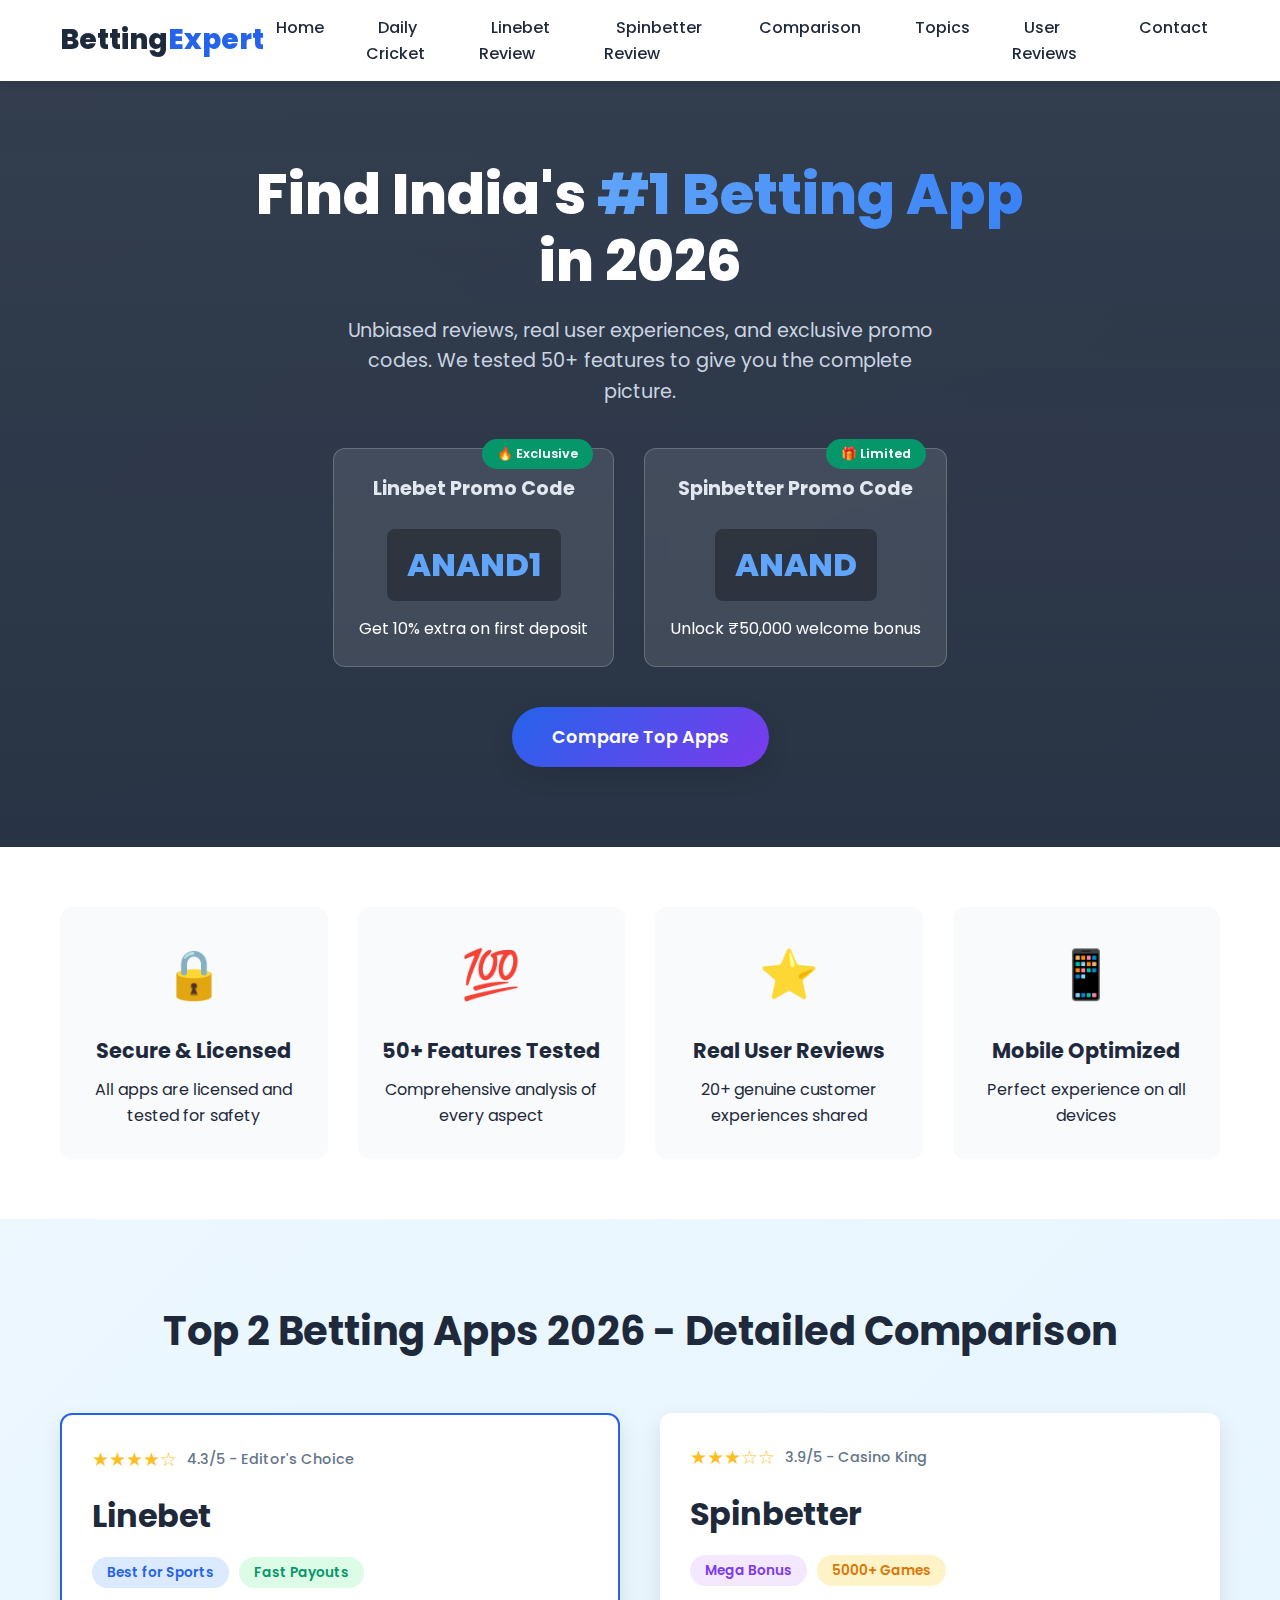
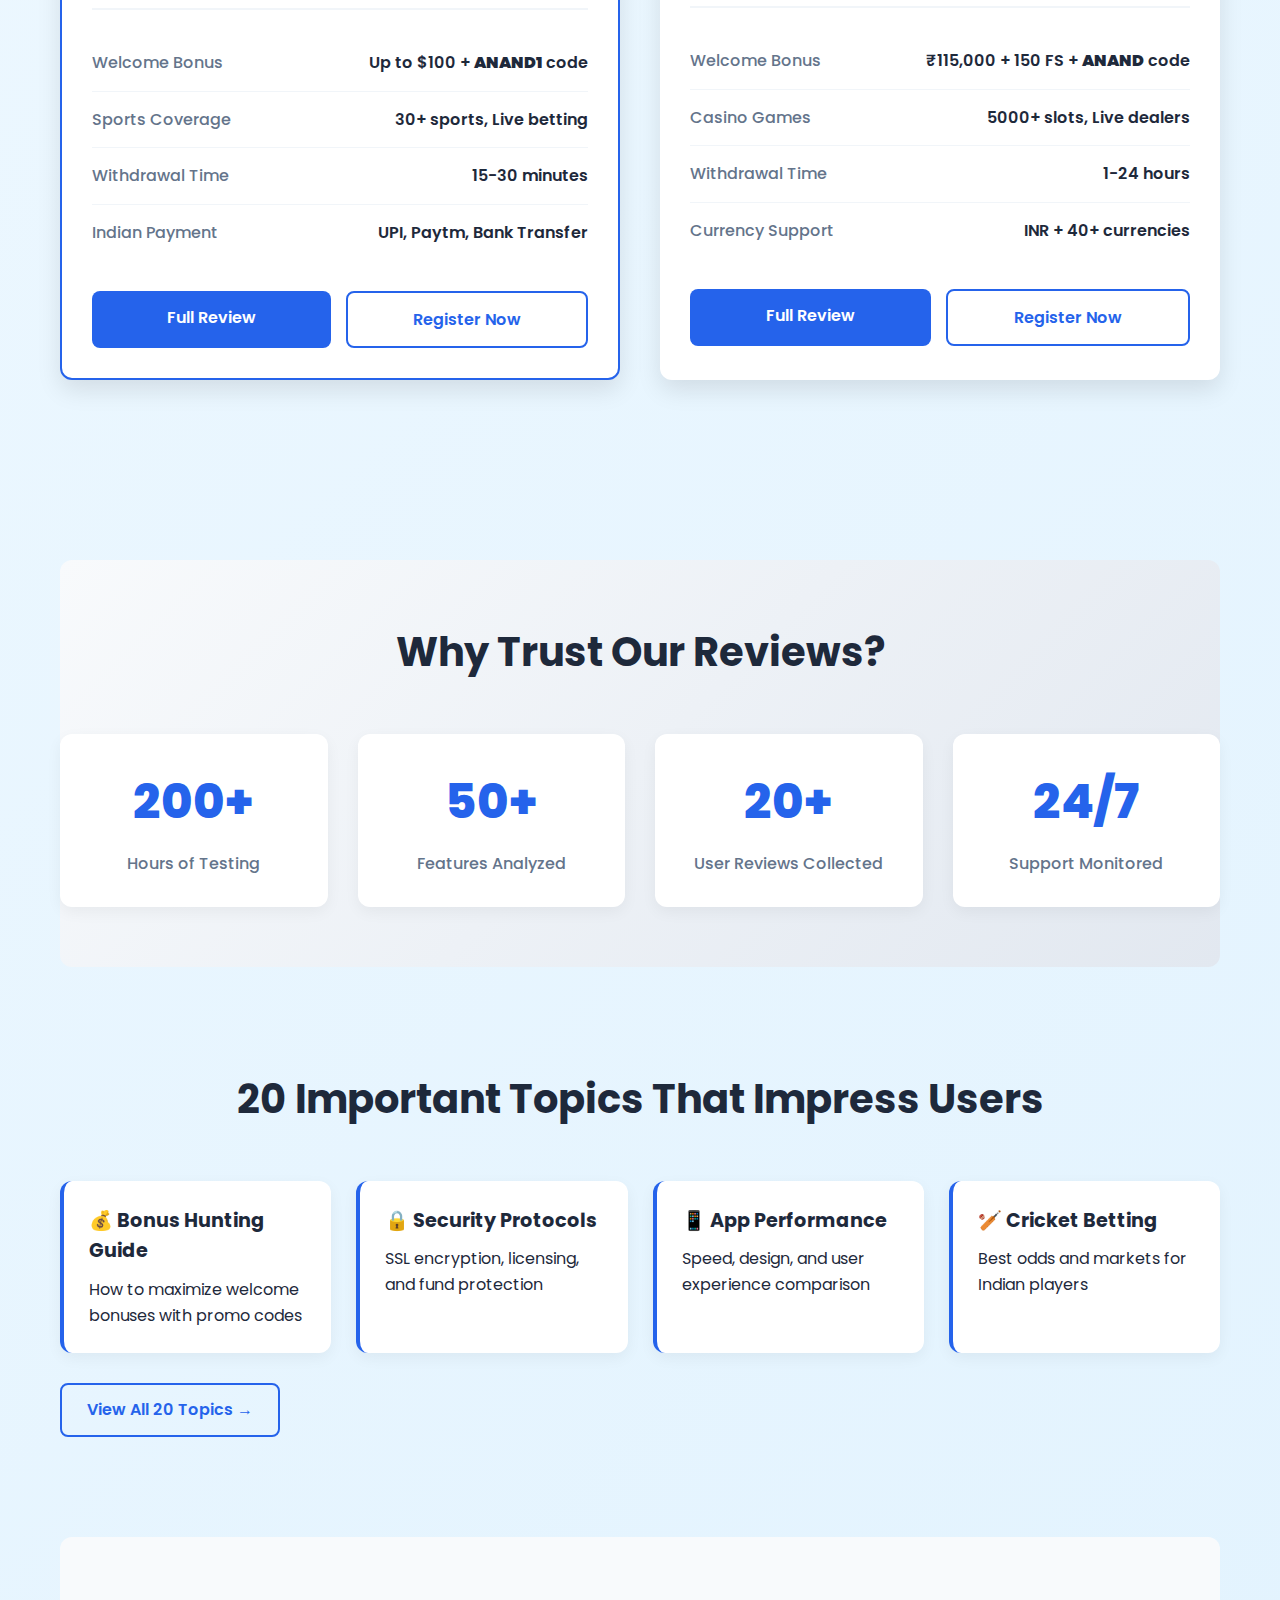
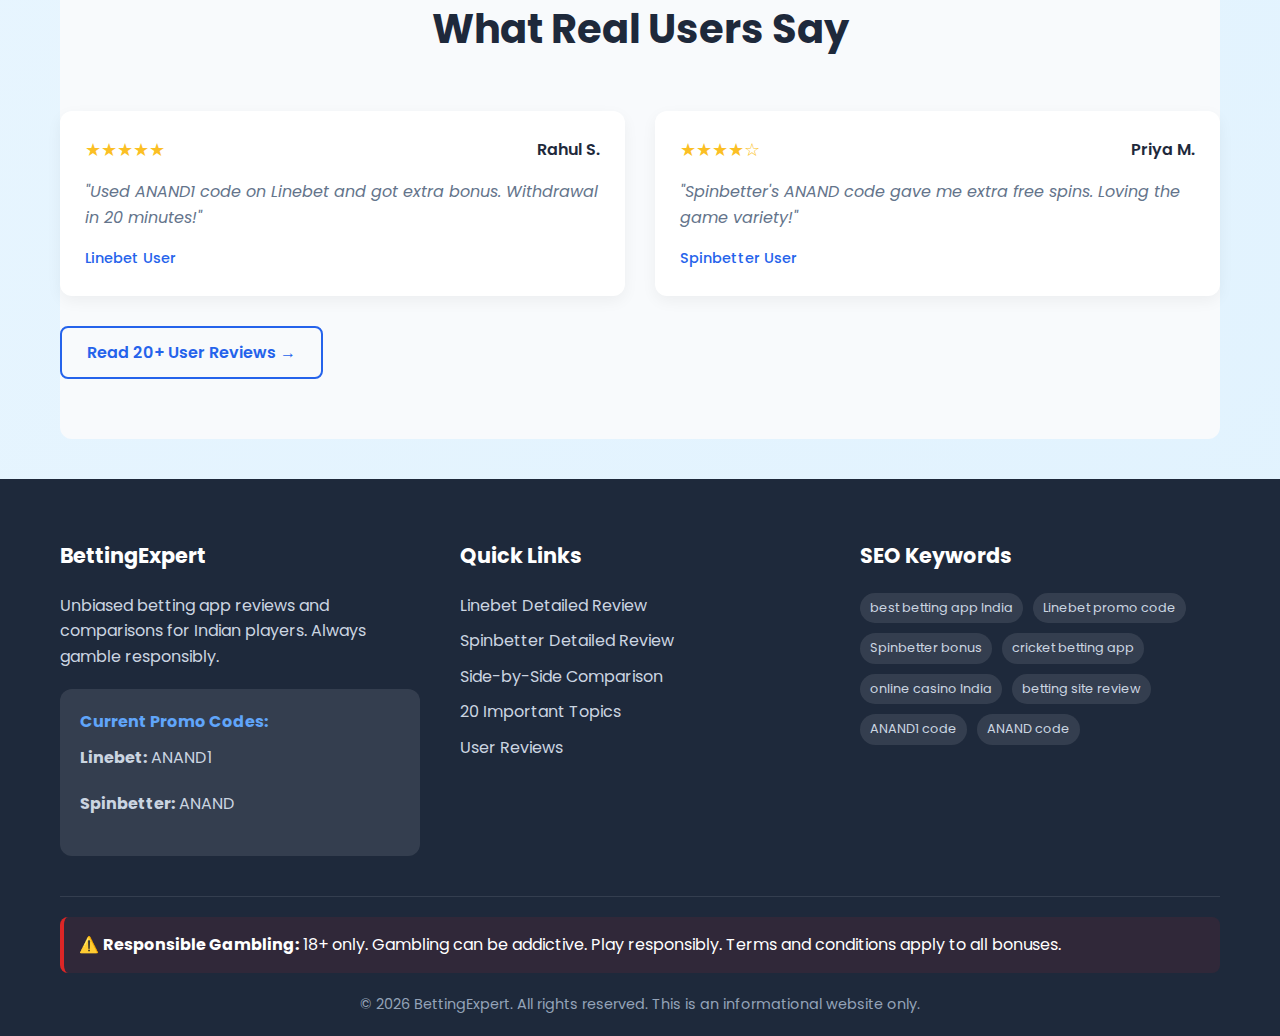
<file: index.html>
<!DOCTYPE html>
<html lang="en">
<head>
    <script async src="https://pagead2.googlesyndication.com/pagead/js/adsbygoogle.js?client=ca-pub-8323134520474237"
     crossorigin="anonymous"></script>
    <!-- Google Tag Manager -->
<script>(function(w,d,s,l,i){w[l]=w[l]||[];w[l].push({'gtm.start':
new Date().getTime(),event:'gtm.js'});var f=d.getElementsByTagName(s)[0],
j=d.createElement(s),dl=l!='dataLayer'?'&l='+l:'';j.async=true;j.src=
'https://www.googletagmanager.com/gtm.js?id='+i+dl;f.parentNode.insertBefore(j,f);
})(window,document,'script','dataLayer','GTM-NDFZK2MJ');</script>
<!-- End Google Tag Manager -->
    <meta charset="UTF-8">
    <meta name="viewport" content="width=device-width, initial-scale=1.0">
    <title>BettingExpert - #1 Betting App Reviews 2026 | Linebet vs Spinbetter</title>
    <meta name="description" content="Unbiased Linebet & Spinbetter reviews. Exclusive promo codes: ANAND1 for Linebet & ANAND for Spinbetter. Compare bonuses, safety, and features for Indian players.">
    <meta name="keywords" content="best betting app, best betting site, Linebet review, Spinbetter review, betting app India, cricket betting, online casino India">
    <link rel="stylesheet" href="style.css">
    <link rel="preconnect" href="https://fonts.googleapis.com">
    <link rel="preconnect" href="https://fonts.gstatic.com" crossorigin>
    <link href="https://fonts.googleapis.com/css2?family=Poppins:wght@300;400;500;600;700;800&display=swap" rel="stylesheet">
    <!-- Schema Markup -->
    <script type="application/ld+json">
    {
        "@context": "https://schema.org",
        "@type": "WebSite",
        "name": "BettingExpert",
        "description": "Professional betting app reviews and comparisons",
        "url": "https://bettingexpertworld.com/",
        "potentialAction": {
            "@type": "SearchAction",
            "target": "https://bettingexpertworld.com/search?q={search_term_string}",
            "query-input": "required name=search_term_string"
        }
    }
    </script>
</head>
<body>
    <!-- Google Tag Manager (noscript) -->
<noscript><iframe src="https://www.googletagmanager.com/ns.html?id=GTM-NDFZK2MJ"
height="0" width="0" style="display:none;visibility:hidden"></iframe></noscript>
<!-- End Google Tag Manager (noscript) -->
    <!-- Navigation -->
    <nav class="navbar">
        <div class="container">
            <a href="index.html" class="logo">Betting<span>Expert</span></a>
            <button class="menu-toggle" aria-label="Toggle menu">☰</button>
           <ul class="nav-links">
    <li><a href="index.html">Home</a></li>
    <li><a href="daily-cricket.html">Daily Cricket</a></li>
    <li><a href="linebet-review.html">Linebet Review</a></li>
    <li><a href="spinbetter-review.html">Spinbetter Review</a></li>
    <li><a href="comparison.html">Comparison</a></li>
    <li><a href="topics.html">Topics</a></li>
    <li><a href="reviews.html">User Reviews</a></li>
    <li><a href="contact.html">Contact</a></li>
</ul>
        </div>
    </nav>

    <!-- Hero Section -->
    <header class="hero">
        <div class="container">
            <div class="hero-content">
                <h1>Find India's <span class="highlight">#1 Betting App</span> in 2026</h1>
                <p class="subtitle">Unbiased reviews, real user experiences, and exclusive promo codes. We tested 50+ features to give you the complete picture.</p>
                
                <div class="promo-banner">
                    <div class="promo-card">
                        <div class="promo-badge">🔥 Exclusive</div>
                        <h3>Linebet Promo Code</h3>
                        <div class="promo-code">ANAND1</div>
                        <p>Get 10% extra on first deposit</p>
                    </div>
                    <div class="promo-card">
                        <div class="promo-badge">🎁 Limited</div>
                        <h3>Spinbetter Promo Code</h3>
                        <div class="promo-code">ANAND</div>
                        <p>Unlock ₹50,000 welcome bonus</p>
                    </div>
                </div>
                
                <a href="#apps" class="cta-button">Compare Top Apps</a>
            </div>
        </div>
    </header>

    <!-- Trust Indicators -->
    <section class="trust-indicators">
        <div class="container">
            <div class="trust-grid">
                <div class="trust-item">
                    <div class="trust-icon">🔒</div>
                    <h3>Secure & Licensed</h3>
                    <p>All apps are licensed and tested for safety</p>
                </div>
                <div class="trust-item">
                    <div class="trust-icon">💯</div>
                    <h3>50+ Features Tested</h3>
                    <p>Comprehensive analysis of every aspect</p>
                </div>
                <div class="trust-item">
                    <div class="trust-icon">⭐</div>
                    <h3>Real User Reviews</h3>
                    <p>20+ genuine customer experiences shared</p>
                </div>
                <div class="trust-item">
                    <div class="trust-icon">📱</div>
                    <h3>Mobile Optimized</h3>
                    <p>Perfect experience on all devices</p>
                </div>
            </div>
        </div>
    </section>

    <!-- Apps Comparison -->
    <main class="container">
        <section id="apps" class="apps-section">
            <h2 class="section-title">Top 2 Betting Apps 2026 - Detailed Comparison</h2>
            
            <div class="apps-comparison">
                <!-- Linebet Card -->
                <div class="app-card featured">
                    <div class="app-header">
                        <div class="app-rating">
                            <span class="stars">★★★★☆</span>
                            <span class="rating-text">4.3/5 - Editor's Choice</span>
                        </div>
                        <h3>Linebet</h3>
                        <div class="app-tags">
                            <span class="tag best">Best for Sports</span>
                            <span class="tag fast">Fast Payouts</span>
                        </div>
                    </div>
                    
                    <div class="app-features">
                        <div class="feature">
                            <span class="feature-label">Welcome Bonus</span>
                            <span class="feature-value">Up to $100 + <strong>ANAND1</strong> code</span>
                        </div>
                        <div class="feature">
                            <span class="feature-label">Sports Coverage</span>
                            <span class="feature-value">30+ sports, Live betting</span>
                        </div>
                        <div class="feature">
                            <span class="feature-label">Withdrawal Time</span>
                            <span class="feature-value">15-30 minutes</span>
                        </div>
                        <div class="feature">
                            <span class="feature-label">Indian Payment</span>
                            <span class="feature-value">UPI, Paytm, Bank Transfer</span>
                        </div>
                    </div>
                    
                    <div class="app-links">
                        <a href="linebet-review.html" class="btn-primary">Full Review</a>
                        <a href="https://anand1.lineorgs.com/" class="btn-secondary" target="_blank" rel="nofollow">Register Now</a>
                    </div>
                </div>

                <!-- Spinbetter Card -->
                <div class="app-card">
                    <div class="app-header">
                        <div class="app-rating">
                            <span class="stars">★★★☆☆</span>
                            <span class="rating-text">3.9/5 - Casino King</span>
                        </div>
                        <h3>Spinbetter</h3>
                        <div class="app-tags">
                            <span class="tag bonus">Mega Bonus</span>
                            <span class="tag games">5000+ Games</span>
                        </div>
                    </div>
                    
                    <div class="app-features">
                        <div class="feature">
                            <span class="feature-label">Welcome Bonus</span>
                            <span class="feature-value">₹115,000 + 150 FS + <strong>ANAND</strong> code</span>
                        </div>
                        <div class="feature">
                            <span class="feature-label">Casino Games</span>
                            <span class="feature-value">5000+ slots, Live dealers</span>
                        </div>
                        <div class="feature">
                            <span class="feature-label">Withdrawal Time</span>
                            <span class="feature-value">1-24 hours</span>
                        </div>
                        <div class="feature">
                            <span class="feature-label">Currency Support</span>
                            <span class="feature-value">INR + 40+ currencies</span>
                        </div>
                    </div>
                    
                    <div class="app-links">
                        <a href="spinbetter-review.html" class="btn-primary">Full Review</a>
                        <a href="https://spinlendos.com/welcome-reg-v2/?id=2m08&country=in&lng=in" class="btn-secondary" target="_blank" rel="nofollow">Register Now</a>
                    </div>
                </div>
            </div>
        </section>

        <!-- Quick Stats -->
        <section class="stats-section">
            <h2 class="section-title">Why Trust Our Reviews?</h2>
            <div class="stats-grid">
                <div class="stat-card">
                    <div class="stat-number">200+</div>
                    <div class="stat-label">Hours of Testing</div>
                </div>
                <div class="stat-card">
                    <div class="stat-number">50+</div>
                    <div class="stat-label">Features Analyzed</div>
                </div>
                <div class="stat-card">
                    <div class="stat-number">20+</div>
                    <div class="stat-label">User Reviews Collected</div>
                </div>
                <div class="stat-card">
                    <div class="stat-number">24/7</div>
                    <div class="stat-label">Support Monitored</div>
                </div>
            </div>
        </section>

        <!-- Preview Topics -->
        <section class="topics-preview">
            <h2 class="section-title">20 Important Topics That Impress Users</h2>
            <div class="topics-grid">
                <div class="topic-card">
                    <h3>💰 Bonus Hunting Guide</h3>
                    <p>How to maximize welcome bonuses with promo codes</p>
                </div>
                <div class="topic-card">
                    <h3>🔒 Security Protocols</h3>
                    <p>SSL encryption, licensing, and fund protection</p>
                </div>
                <div class="topic-card">
                    <h3>📱 App Performance</h3>
                    <p>Speed, design, and user experience comparison</p>
                </div>
                <div class="topic-card">
                    <h3>🏏 Cricket Betting</h3>
                    <p>Best odds and markets for Indian players</p>
                </div>
            </div>
            <a href="topics.html" class="btn-view-all">View All 20 Topics →</a>
        </section>

        <!-- User Reviews Preview -->
        <section class="reviews-preview">
            <h2 class="section-title">What Real Users Say</h2>
            <div class="reviews-slider">
                <div class="review-card">
                    <div class="review-header">
                        <span class="review-rating">★★★★★</span>
                        <span class="review-user">Rahul S.</span>
                    </div>
                    <p class="review-text">"Used ANAND1 code on Linebet and got extra bonus. Withdrawal in 20 minutes!"</p>
                    <span class="review-app">Linebet User</span>
                </div>
                <div class="review-card">
                    <div class="review-header">
                        <span class="review-rating">★★★★☆</span>
                        <span class="review-user">Priya M.</span>
                    </div>
                    <p class="review-text">"Spinbetter's ANAND code gave me extra free spins. Loving the game variety!"</p>
                    <span class="review-app">Spinbetter User</span>
                </div>
            </div>
            <a href="reviews.html" class="btn-view-all">Read 20+ User Reviews →</a>
        </section>
    </main>

    <!-- Footer -->
    <footer class="footer">
        <div class="container">
            <div class="footer-grid">
                <div class="footer-col">
                    <h3>BettingExpert</h3>
                    <p>Unbiased betting app reviews and comparisons for Indian players. Always gamble responsibly.</p>
                    <div class="footer-promo">
                        <h4>Current Promo Codes:</h4>
                        <p><strong>Linebet:</strong> ANAND1</p>
                        <p><strong>Spinbetter:</strong> ANAND</p>
                    </div>
                </div>
                
                <div class="footer-col">
                    <h3>Quick Links</h3>
                    <ul class="footer-links">
                        <li><a href="linebet-review.html">Linebet Detailed Review</a></li>
                        <li><a href="spinbetter-review.html">Spinbetter Detailed Review</a></li>
                        <li><a href="comparison.html">Side-by-Side Comparison</a></li>
                        <li><a href="topics.html">20 Important Topics</a></li>
                        <li><a href="reviews.html">User Reviews</a></li>
                    </ul>
                </div>
                
                <div class="footer-col">
                    <h3>SEO Keywords</h3>
                    <div class="keywords">
                        <span>best betting app India</span>
                        <span>Linebet promo code</span>
                        <span>Spinbetter bonus</span>
                        <span>cricket betting app</span>
                        <span>online casino India</span>
                        <span>betting site review</span>
                        <span>ANAND1 code</span>
                        <span>ANAND code</span>
                    </div>
                </div>
            </div>
            
            <div class="footer-bottom">
                <div class="disclaimer">
                    <p>⚠️ <strong>Responsible Gambling:</strong> 18+ only. Gambling can be addictive. Play responsibly. Terms and conditions apply to all bonuses.</p>
                </div>
                <div class="copyright">
                    <p>© 2026 BettingExpert. All rights reserved. This is an informational website only.</p>
                </div>
            </div>
        </div>
    </footer>

    <script>
        // Mobile menu toggle
        document.querySelector('.menu-toggle').addEventListener('click', function() {
            document.querySelector('.nav-links').classList.toggle('active');
        });
        
        // Promo code copy functionality
        document.querySelectorAll('.promo-code').forEach(function(code) {
            code.addEventListener('click', function() {
                navigator.clipboard.writeText(this.textContent);
                const originalText = this.textContent;
                this.textContent = 'Copied!';
                setTimeout(() => {
                    this.textContent = originalText;
                }, 2000);
            });
        });
    </script>
</body>
</html>
</file>
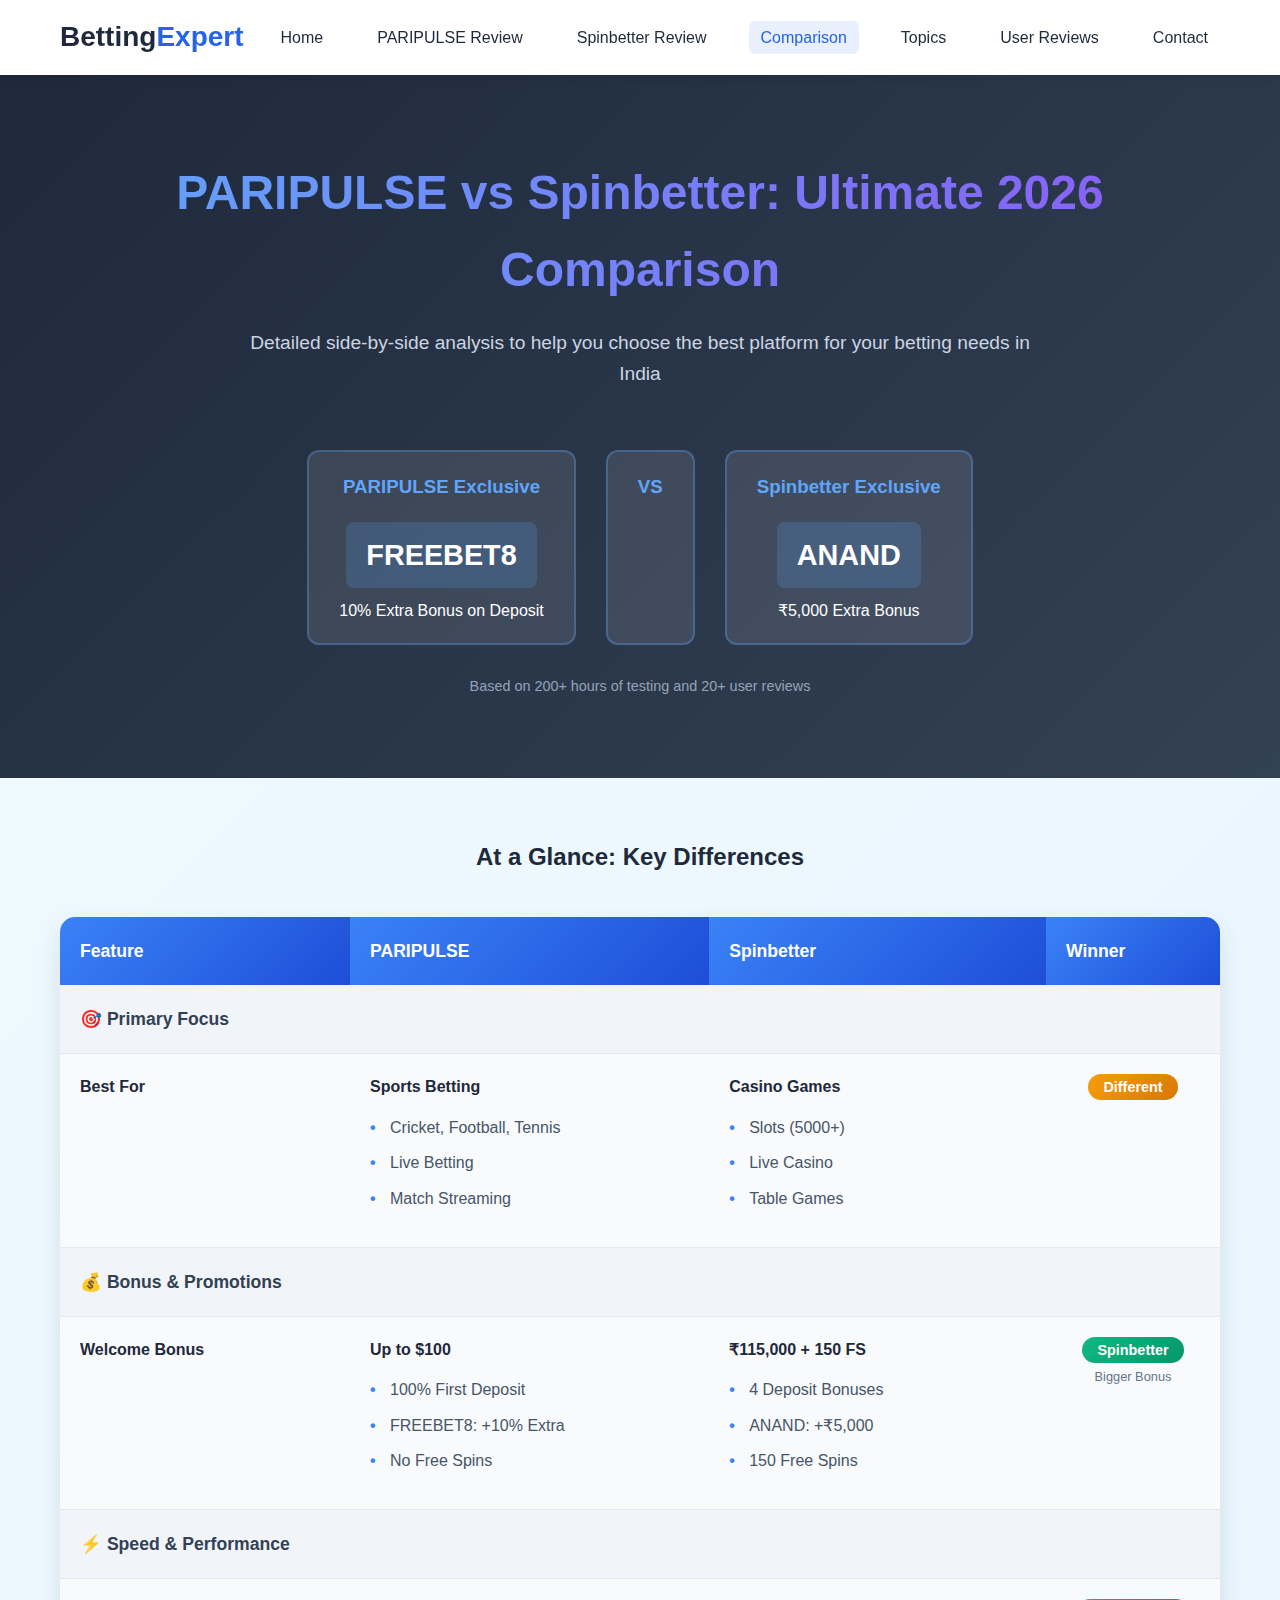
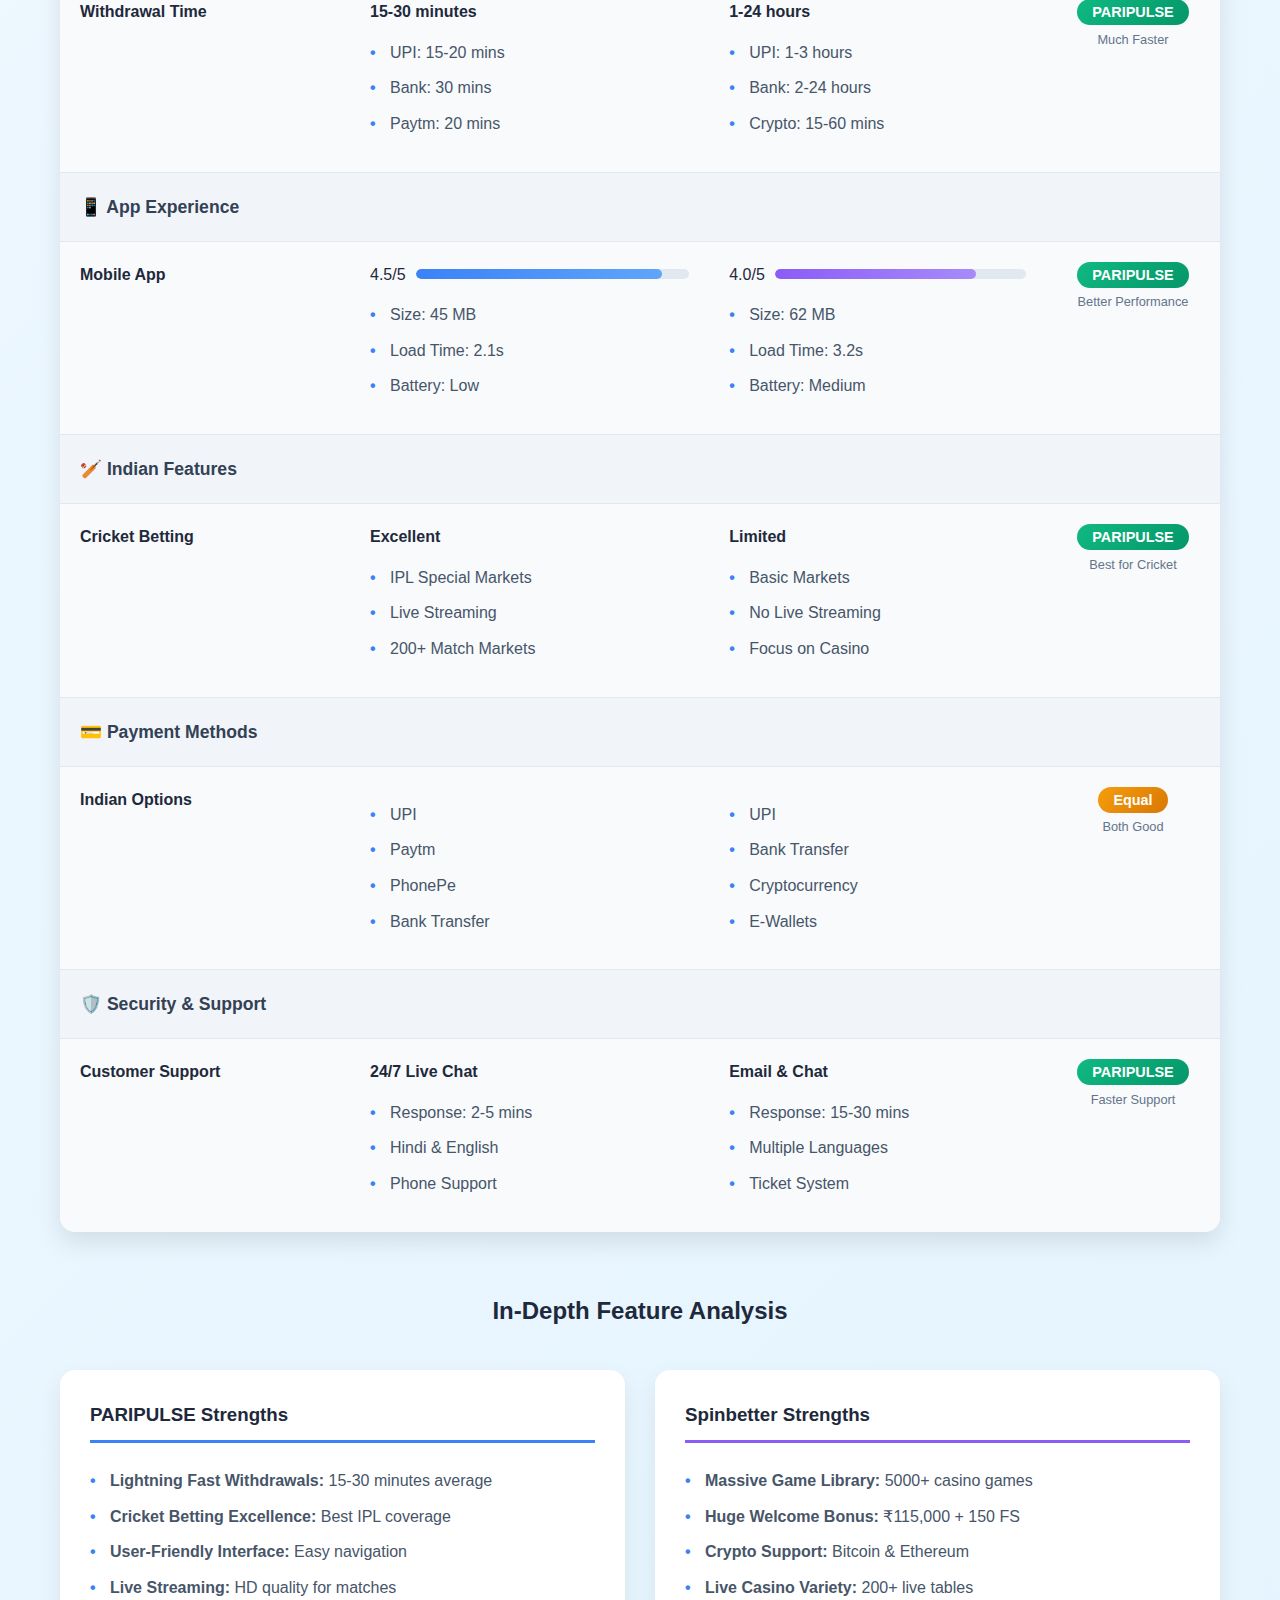
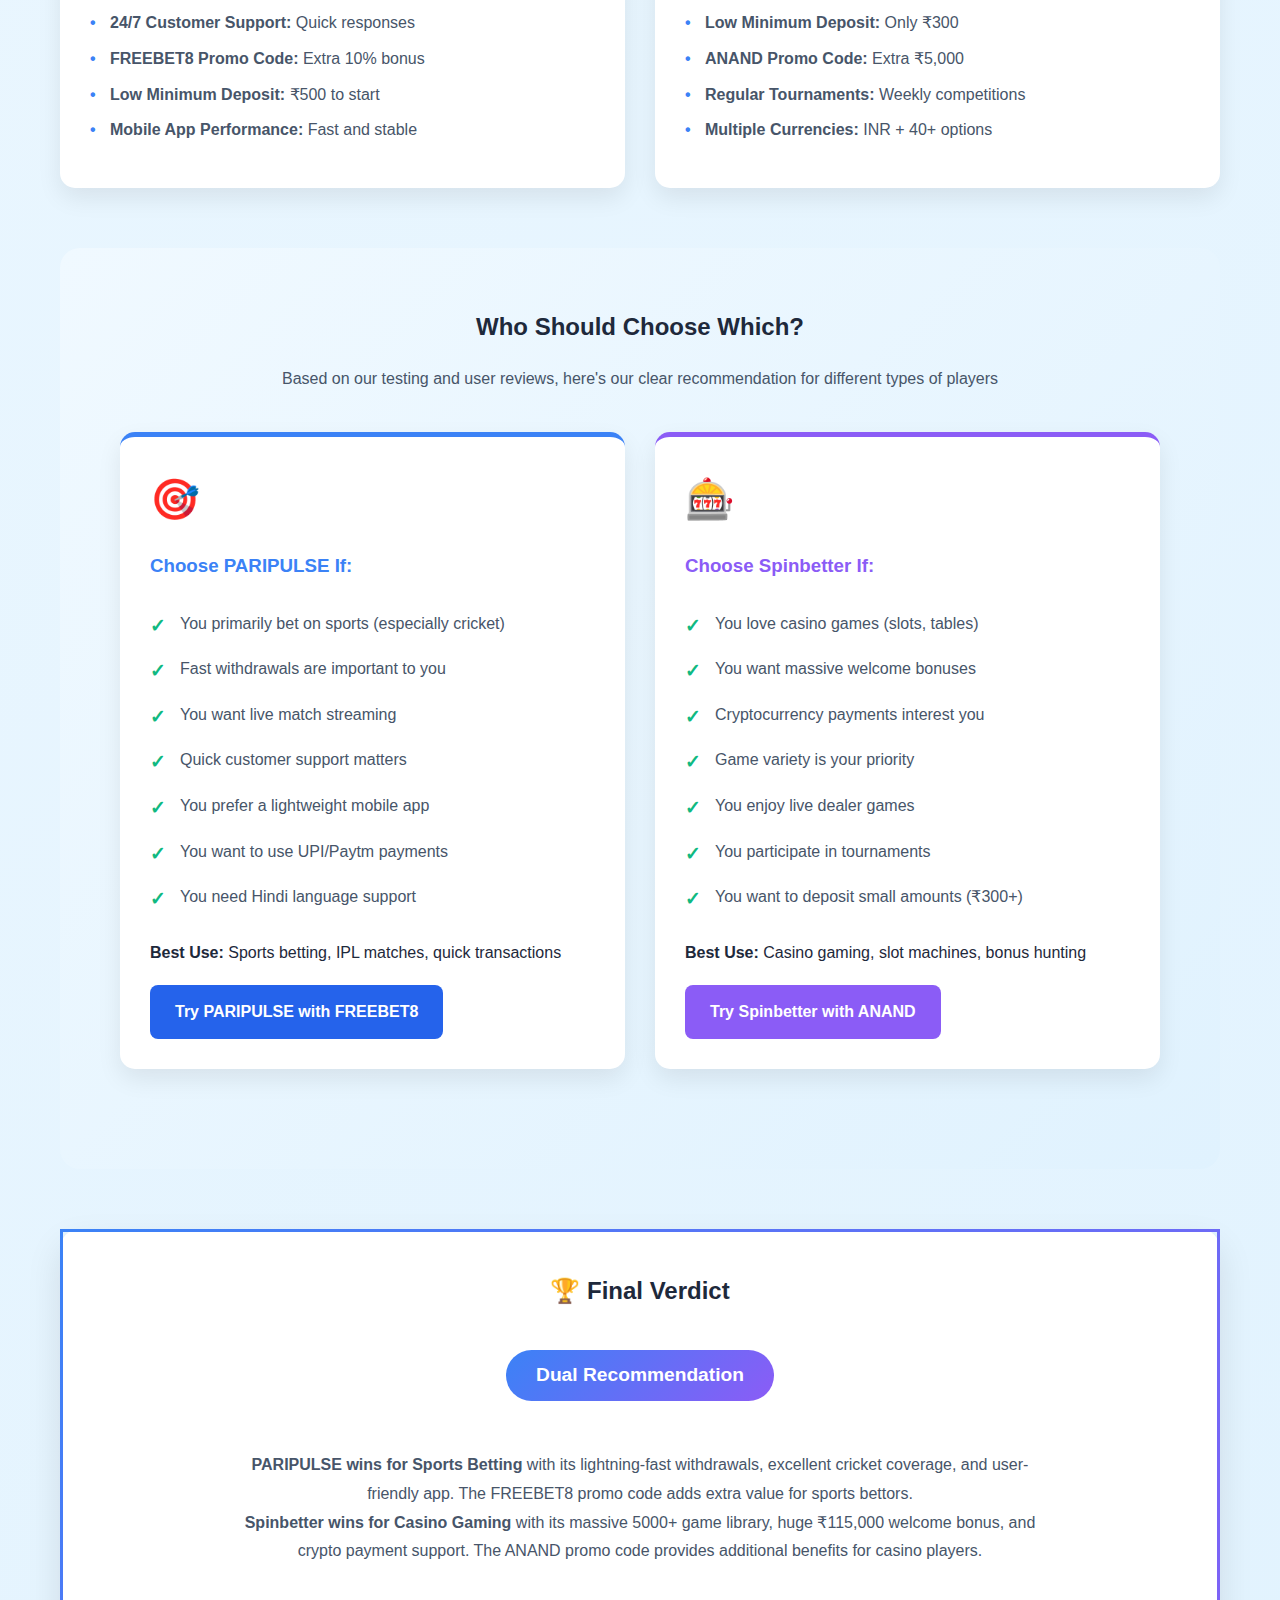
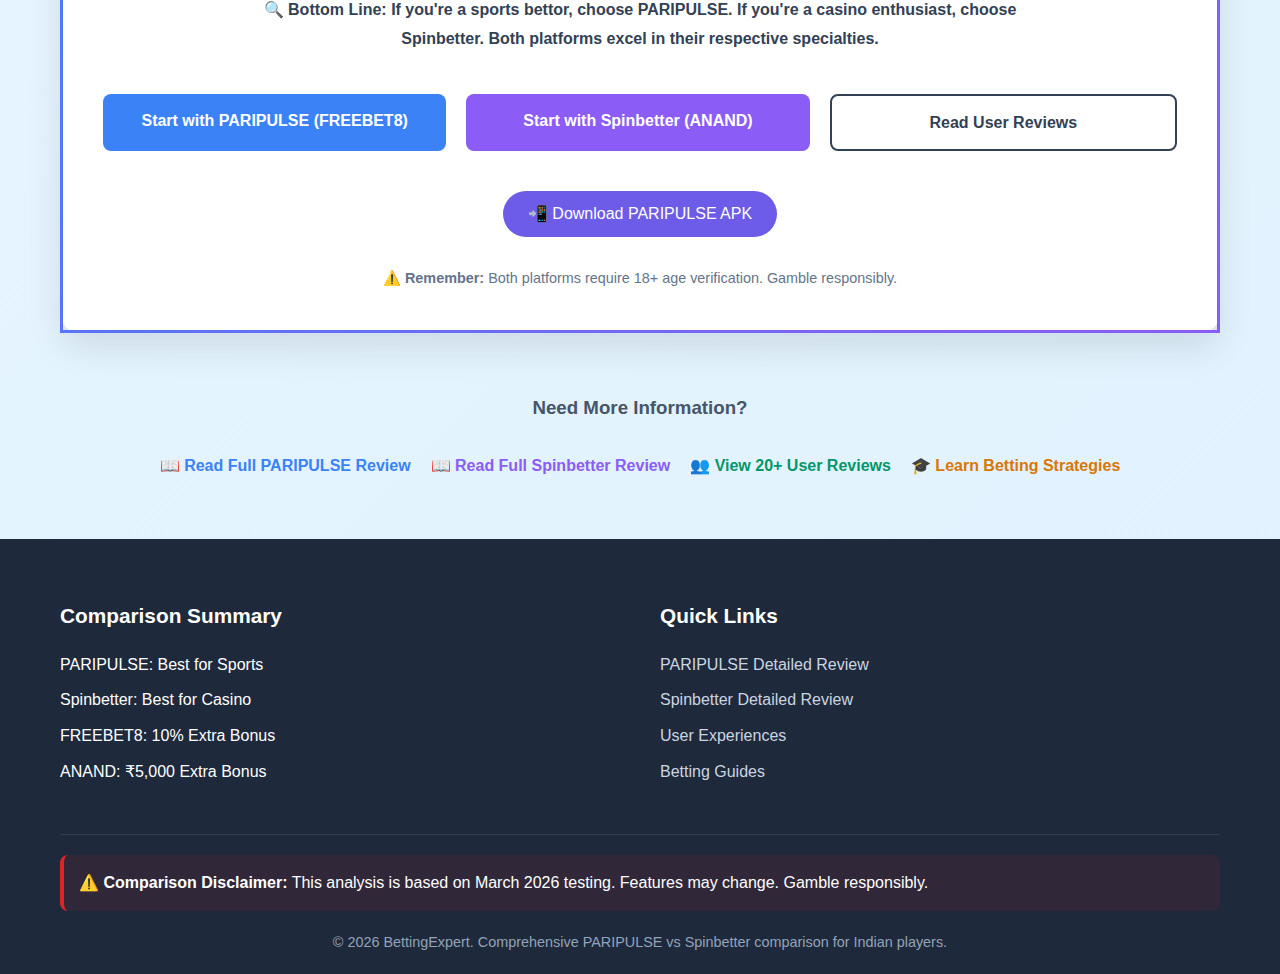
<file: comparison.html>
<!DOCTYPE html>
<html lang="en">
<head>
    <meta charset="UTF-8">
    <meta name="viewport" content="width=device-width, initial-scale=1.0">
    <title>PARIPULSE vs Spinbetter: Complete Comparison 2026 | Which is Better for India?</title>
    <meta name="description" content="Detailed side-by-side comparison: PARIPULSE vs Spinbetter. Compare bonuses (FREEBET8 vs ANAND), features, withdrawal speeds, and suitability for Indian players.">
    <meta name="keywords" content="PARIPULSE vs Spinbetter, betting app comparison, FREEBET8 vs ANAND, best betting app India, cricket betting vs casino">
    <link rel="stylesheet" href="style.css">
    <style>
        .comparison-hero {
            background: linear-gradient(135deg, #1e293b 0%, #334155 100%);
            color: white;
            padding: 80px 0;
            text-align: center;
        }
        
        .comparison-hero h1 {
            font-size: 3rem;
            margin-bottom: 20px;
            background: linear-gradient(90deg, #60a5fa, #8b5cf6);
            -webkit-background-clip: text;
            -webkit-text-fill-color: transparent;
        }
        
        .comparison-tagline {
            font-size: 1.2rem;
            color: #cbd5e1;
            max-width: 800px;
            margin: 0 auto 30px;
        }
        
        .promo-highlight {
            display: inline-flex;
            gap: 30px;
            margin: 30px 0;
            flex-wrap: wrap;
            justify-content: center;
        }
        
        .promo-box {
            background: rgba(255, 255, 255, 0.1);
            padding: 20px 30px;
            border-radius: 12px;
            border: 2px solid rgba(96, 165, 250, 0.3);
        }
        
        .promo-box h3 {
            color: #60a5fa;
            margin-bottom: 10px;
        }
        
        .promo-code-compare {
            font-size: 1.8rem;
            font-weight: 800;
            color: white;
            background: rgba(96, 165, 250, 0.2);
            padding: 10px 20px;
            border-radius: 8px;
            display: inline-block;
            margin: 10px 0;
            cursor: pointer;
        }
        
        .comparison-container {
            padding: 60px 0;
        }
        
        .winner-badge {
            background: linear-gradient(135deg, #10b981, #059669);
            color: white;
            padding: 5px 15px;
            border-radius: 20px;
            font-size: 0.9rem;
            font-weight: 600;
        }
        
        .equal-badge {
            background: linear-gradient(135deg, #f59e0b, #d97706);
            color: white;
            padding: 5px 15px;
            border-radius: 20px;
            font-size: 0.9rem;
            font-weight: 600;
        }
        
        .comparison-table {
            width: 100%;
            border-collapse: collapse;
            margin: 40px 0;
            background: white;
            border-radius: 15px;
            overflow: hidden;
            box-shadow: 0 10px 25px rgba(0, 0, 0, 0.1);
        }
        
        .comparison-table th {
            background: linear-gradient(135deg, #3b82f6, #1d4ed8);
            color: white;
            padding: 20px;
            text-align: left;
            font-weight: 600;
            font-size: 1.1rem;
        }
        
        .comparison-table td {
            padding: 20px;
            border-bottom: 1px solid #e2e8f0;
            vertical-align: top;
        }
        
        .comparison-table tr:nth-child(even) {
            background: #f8fafc;
        }
        
        .comparison-table tr:last-child td {
            border-bottom: none;
        }
        
        .category-header {
            background: #f1f5f9 !important;
            font-weight: 700;
            color: #334155;
            font-size: 1.1rem;
        }
        
        .platform-cell {
            width: 25%;
            font-weight: 600;
        }
        
        .winner-cell {
            width: 15%;
            text-align: center;
        }
        
        .feature-list {
            list-style: none;
            padding: 0;
            margin: 10px 0;
        }
        
        .feature-list li {
            padding: 5px 0;
            color: #475569;
            position: relative;
            padding-left: 20px;
        }
        
        .feature-list li::before {
            content: '•';
            position: absolute;
            left: 0;
            color: #3b82f6;
            font-weight: bold;
        }
        
        .score-display {
            display: flex;
            align-items: center;
            gap: 10px;
        }
        
        .score-bar {
            flex-grow: 1;
            height: 10px;
            background: #e2e8f0;
            border-radius: 5px;
            overflow: hidden;
        }
        
        .score-fill {
            height: 100%;
            border-radius: 5px;
        }
        
        .paripulse-score {
            background: linear-gradient(90deg, #3b82f6, #60a5fa);
        }
        
        .spinbetter-score {
            background: linear-gradient(90deg, #8b5cf6, #a78bfa);
        }
        
        .detailed-analysis {
            margin: 60px 0;
        }
        
        .analysis-grid {
            display: grid;
            grid-template-columns: repeat(auto-fit, minmax(300px, 1fr));
            gap: 30px;
            margin-top: 30px;
        }
        
        .analysis-card {
            background: white;
            padding: 30px;
            border-radius: 15px;
            box-shadow: 0 10px 25px rgba(0, 0, 0, 0.08);
        }
        
        .analysis-card h3 {
            color: #1e293b;
            margin-bottom: 20px;
            padding-bottom: 10px;
            border-bottom: 3px solid;
        }
        
        .paripulse-analysis h3 {
            border-color: #3b82f6;
        }
        
        .spinbetter-analysis h3 {
            border-color: #8b5cf6;
        }
        
        .recommendation-section {
            background: linear-gradient(135deg, #f0f9ff 0%, #e0f2fe 100%);
            padding: 60px;
            border-radius: 20px;
            margin: 60px 0;
            text-align: center;
        }
        
        .recommendation-boxes {
            display: grid;
            grid-template-columns: repeat(auto-fit, minmax(300px, 1fr));
            gap: 30px;
            margin: 40px 0;
        }
        
        .recommend-box {
            background: white;
            padding: 30px;
            border-radius: 15px;
            box-shadow: 0 10px 25px rgba(0, 0, 0, 0.08);
            text-align: left;
        }
        
        .recommend-box.paripulse-rec {
            border-top: 5px solid #3b82f6;
        }
        
        .recommend-box.spinbetter-rec {
            border-top: 5px solid #8b5cf6;
        }
        
        .rec-icon {
            font-size: 2.5rem;
            margin-bottom: 20px;
        }
        
        .rec-list {
            list-style: none;
            padding: 0;
            margin: 20px 0;
        }
        
        .rec-list li {
            padding: 10px 0;
            color: #475569;
            position: relative;
            padding-left: 30px;
        }
        
        .rec-list li::before {
            content: '✓';
            position: absolute;
            left: 0;
            color: #10b981;
            font-weight: bold;
            font-size: 1.2rem;
        }
        
        .final-verdict {
            text-align: center;
            margin: 60px 0;
            padding: 40px;
            background: white;
            border-radius: 20px;
            box-shadow: 0 15px 35px rgba(0, 0, 0, 0.1);
            border: 3px solid;
            border-image: linear-gradient(135deg, #3b82f6, #8b5cf6) 1;
        }
        
        .verdict-badge {
            display: inline-block;
            background: linear-gradient(135deg, #3b82f6, #8b5cf6);
            color: white;
            padding: 10px 30px;
            border-radius: 30px;
            font-weight: 700;
            font-size: 1.2rem;
            margin: 20px 0;
        }
        
        .cta-comparison {
            display: flex;
            gap: 20px;
            justify-content: center;
            margin: 40px 0;
            flex-wrap: wrap;
        }
        
        @media (max-width: 768px) {
            .comparison-hero h1 {
                font-size: 2.2rem;
            }
            
            .promo-highlight {
                flex-direction: column;
                align-items: center;
            }
            
            .comparison-table {
                display: block;
                overflow-x: auto;
            }
            
            .analysis-grid {
                grid-template-columns: 1fr;
            }
            
            .recommendation-boxes {
                grid-template-columns: 1fr;
            }
            
            .cta-comparison {
                flex-direction: column;
            }
        }
    </style>
</head>
<body>
    <nav class="navbar">
        <div class="container">
            <a href="index.html" class="logo">Betting<span>Expert</span></a>
            <button class="menu-toggle" aria-label="Toggle menu">☰</button>
            <ul class="nav-links">
                <li><a href="index.html">Home</a></li>
                <li><a href="paripulse-review.html">PARIPULSE Review</a></li>
                <li><a href="spinbetter-review.html">Spinbetter Review</a></li>
                <li><a href="comparison.html" class="active">Comparison</a></li>
                <li><a href="topics.html">Topics</a></li>
                <li><a href="reviews.html">User Reviews</a></li>
                <li><a href="contact.html">Contact</a></li>
            </ul>
        </div>
    </nav>

    <header class="comparison-hero">
        <div class="container">
            <h1>PARIPULSE vs Spinbetter: Ultimate 2026 Comparison</h1>
            <p class="comparison-tagline">Detailed side-by-side analysis to help you choose the best platform for your betting needs in India</p>
            
            <div class="promo-highlight">
                <div class="promo-box">
                    <h3>PARIPULSE Exclusive</h3>
                    <div class="promo-code-compare" id="paripulseCode">FREEBET8</div>
                    <p>10% Extra Bonus on Deposit</p>
                </div>
                <div class="promo-box">
                    <h3>VS</h3>
                </div>
                <div class="promo-box">
                    <h3>Spinbetter Exclusive</h3>
                    <div class="promo-code-compare" id="spinbetterCode">ANAND</div>
                    <p>₹5,000 Extra Bonus</p>
                </div>
            </div>
            
            <p style="color: #94a3b8; font-size: 0.9rem;">Based on 200+ hours of testing and 20+ user reviews</p>
        </div>
    </header>

    <main class="container">
        <div class="comparison-container">
            <!-- Quick Summary -->
            <section class="quick-summary">
                <h2 style="text-align: center; margin-bottom: 40px; color: #1e293b;">At a Glance: Key Differences</h2>
                
                <table class="comparison-table">
                    <thead>
                        <tr>
                            <th>Feature</th>
                            <th>PARIPULSE</th>
                            <th>Spinbetter</th>
                            <th class="winner-cell">Winner</th>
                        </tr>
                    </thead>
                    <tbody>
                        <tr class="category-header">
                            <td colspan="4">🎯 Primary Focus</td>
                        </tr>
                        <tr>
                            <td class="platform-cell">Best For</td>
                            <td>
                                <strong>Sports Betting</strong>
                                <div class="feature-list">
                                    <li>Cricket, Football, Tennis</li>
                                    <li>Live Betting</li>
                                    <li>Match Streaming</li>
                                </div>
                            </td>
                            <td>
                                <strong>Casino Games</strong>
                                <div class="feature-list">
                                    <li>Slots (5000+)</li>
                                    <li>Live Casino</li>
                                    <li>Table Games</li>
                                </div>
                            </td>
                            <td class="winner-cell">
                                <span class="equal-badge">Different</span>
                            </td>
                        </tr>
                        
                        <tr class="category-header">
                            <td colspan="4">💰 Bonus & Promotions</td>
                        </tr>
                        <tr>
                            <td class="platform-cell">Welcome Bonus</td>
                            <td>
                                <strong>Up to $100</strong>
                                <div class="feature-list">
                                    <li>100% First Deposit</li>
                                    <li>FREEBET8: +10% Extra</li>
                                    <li>No Free Spins</li>
                                </div>
                            </td>
                            <td>
                                <strong>₹115,000 + 150 FS</strong>
                                <div class="feature-list">
                                    <li>4 Deposit Bonuses</li>
                                    <li>ANAND: +₹5,000</li>
                                    <li>150 Free Spins</li>
                                </div>
                            </td>
                            <td class="winner-cell">
                                <span class="winner-badge">Spinbetter</span>
                                <div style="font-size: 0.8rem; color: #64748b; margin-top: 5px;">Bigger Bonus</div>
                            </td>
                        </tr>
                        
                        <tr class="category-header">
                            <td colspan="4">⚡ Speed & Performance</td>
                        </tr>
                        <tr>
                            <td class="platform-cell">Withdrawal Time</td>
                            <td>
                                <strong>15-30 minutes</strong>
                                <div class="feature-list">
                                    <li>UPI: 15-20 mins</li>
                                    <li>Bank: 30 mins</li>
                                    <li>Paytm: 20 mins</li>
                                </div>
                            </td>
                            <td>
                                <strong>1-24 hours</strong>
                                <div class="feature-list">
                                    <li>UPI: 1-3 hours</li>
                                    <li>Bank: 2-24 hours</li>
                                    <li>Crypto: 15-60 mins</li>
                                </div>
                            </td>
                            <td class="winner-cell">
                                <span class="winner-badge">PARIPULSE</span>
                                <div style="font-size: 0.8rem; color: #64748b; margin-top: 5px;">Much Faster</div>
                            </td>
                        </tr>
                        
                        <tr class="category-header">
                            <td colspan="4">📱 App Experience</td>
                        </tr>
                        <tr>
                            <td class="platform-cell">Mobile App</td>
                            <td>
                                <div class="score-display">
                                    <span>4.5/5</span>
                                    <div class="score-bar">
                                        <div class="score-fill paripulse-score" style="width: 90%"></div>
                                    </div>
                                </div>
                                <div class="feature-list">
                                    <li>Size: 45 MB</li>
                                    <li>Load Time: 2.1s</li>
                                    <li>Battery: Low</li>
                                </div>
                            </td>
                            <td>
                                <div class="score-display">
                                    <span>4.0/5</span>
                                    <div class="score-bar">
                                        <div class="score-fill spinbetter-score" style="width: 80%"></div>
                                    </div>
                                </div>
                                <div class="feature-list">
                                    <li>Size: 62 MB</li>
                                    <li>Load Time: 3.2s</li>
                                    <li>Battery: Medium</li>
                                </div>
                            </td>
                            <td class="winner-cell">
                                <span class="winner-badge">PARIPULSE</span>
                                <div style="font-size: 0.8rem; color: #64748b; margin-top: 5px;">Better Performance</div>
                            </td>
                        </tr>
                        
                        <tr class="category-header">
                            <td colspan="4">🏏 Indian Features</td>
                        </tr>
                        <tr>
                            <td class="platform-cell">Cricket Betting</td>
                            <td>
                                <strong>Excellent</strong>
                                <div class="feature-list">
                                    <li>IPL Special Markets</li>
                                    <li>Live Streaming</li>
                                    <li>200+ Match Markets</li>
                                </div>
                            </td>
                            <td>
                                <strong>Limited</strong>
                                <div class="feature-list">
                                    <li>Basic Markets</li>
                                    <li>No Live Streaming</li>
                                    <li>Focus on Casino</li>
                                </div>
                            </td>
                            <td class="winner-cell">
                                <span class="winner-badge">PARIPULSE</span>
                                <div style="font-size: 0.8rem; color: #64748b; margin-top: 5px;">Best for Cricket</div>
                            </td>
                        </tr>
                        
                        <tr class="category-header">
                            <td colspan="4">💳 Payment Methods</td>
                        </tr>
                        <tr>
                            <td class="platform-cell">Indian Options</td>
                            <td>
                                <div class="feature-list">
                                    <li>UPI</li>
                                    <li>Paytm</li>
                                    <li>PhonePe</li>
                                    <li>Bank Transfer</li>
                                </div>
                            </td>
                            <td>
                                <div class="feature-list">
                                    <li>UPI</li>
                                    <li>Bank Transfer</li>
                                    <li>Cryptocurrency</li>
                                    <li>E-Wallets</li>
                                </div>
                            </td>
                            <td class="winner-cell">
                                <span class="equal-badge">Equal</span>
                                <div style="font-size: 0.8rem; color: #64748b; margin-top: 5px;">Both Good</div>
                            </td>
                        </tr>
                        
                        <tr class="category-header">
                            <td colspan="4">🛡️ Security & Support</td>
                        </tr>
                        <tr>
                            <td class="platform-cell">Customer Support</td>
                            <td>
                                <strong>24/7 Live Chat</strong>
                                <div class="feature-list">
                                    <li>Response: 2-5 mins</li>
                                    <li>Hindi & English</li>
                                    <li>Phone Support</li>
                                </div>
                            </td>
                            <td>
                                <strong>Email & Chat</strong>
                                <div class="feature-list">
                                    <li>Response: 15-30 mins</li>
                                    <li>Multiple Languages</li>
                                    <li>Ticket System</li>
                                </div>
                            </td>
                            <td class="winner-cell">
                                <span class="winner-badge">PARIPULSE</span>
                                <div style="font-size: 0.8rem; color: #64748b; margin-top: 5px;">Faster Support</div>
                            </td>
                        </tr>
                    </tbody>
                </table>
            </section>

            <!-- Detailed Analysis -->
            <section class="detailed-analysis">
                <h2 style="text-align: center; margin-bottom: 40px; color: #1e293b;">In-Depth Feature Analysis</h2>
                
                <div class="analysis-grid">
                    <div class="analysis-card paripulse-analysis">
                        <h3>PARIPULSE Strengths</h3>
                        <div class="feature-list">
                            <li><strong>Lightning Fast Withdrawals:</strong> 15-30 minutes average</li>
                            <li><strong>Cricket Betting Excellence:</strong> Best IPL coverage</li>
                            <li><strong>User-Friendly Interface:</strong> Easy navigation</li>
                            <li><strong>Live Streaming:</strong> HD quality for matches</li>
                            <li><strong>24/7 Customer Support:</strong> Quick responses</li>
                            <li><strong>FREEBET8 Promo Code:</strong> Extra 10% bonus</li>
                            <li><strong>Low Minimum Deposit:</strong> ₹500 to start</li>
                            <li><strong>Mobile App Performance:</strong> Fast and stable</li>
                        </div>
                    </div>
                    
                    <div class="analysis-card spinbetter-analysis">
                        <h3>Spinbetter Strengths</h3>
                        <div class="feature-list">
                            <li><strong>Massive Game Library:</strong> 5000+ casino games</li>
                            <li><strong>Huge Welcome Bonus:</strong> ₹115,000 + 150 FS</li>
                            <li><strong>Crypto Support:</strong> Bitcoin & Ethereum</li>
                            <li><strong>Live Casino Variety:</strong> 200+ live tables</li>
                            <li><strong>Low Minimum Deposit:</strong> Only ₹300</li>
                            <li><strong>ANAND Promo Code:</strong> Extra ₹5,000</li>
                            <li><strong>Regular Tournaments:</strong> Weekly competitions</li>
                            <li><strong>Multiple Currencies:</strong> INR + 40+ options</li>
                        </div>
                    </div>
                </div>
            </section>

            <!-- Recommendation Section -->
            <section class="recommendation-section">
                <h2 style="color: #1e293b; margin-bottom: 20px;">Who Should Choose Which?</h2>
                <p style="color: #475569; max-width: 800px; margin: 0 auto 40px;">
                    Based on our testing and user reviews, here's our clear recommendation for different types of players
                </p>
                
                <div class="recommendation-boxes">
                    <div class="recommend-box paripulse-rec">
                        <div class="rec-icon">🎯</div>
                        <h3 style="color: #3b82f6;">Choose PARIPULSE If:</h3>
                        <ul class="rec-list">
                            <li>You primarily bet on sports (especially cricket)</li>
                            <li>Fast withdrawals are important to you</li>
                            <li>You want live match streaming</li>
                            <li>Quick customer support matters</li>
                            <li>You prefer a lightweight mobile app</li>
                            <li>You want to use UPI/Paytm payments</li>
                            <li>You need Hindi language support</li>
                        </ul>
                        <div style="margin-top: 20px;">
                            <strong>Best Use:</strong> Sports betting, IPL matches, quick transactions
                        </div>
                        <a href="paripulse-review.html" class="btn-primary" style="margin-top: 20px; display: inline-block;">
                            Try PARIPULSE with FREEBET8
                        </a>
                    </div>
                    
                    <div class="recommend-box spinbetter-rec">
                        <div class="rec-icon">🎰</div>
                        <h3 style="color: #8b5cf6;">Choose Spinbetter If:</h3>
                        <ul class="rec-list">
                            <li>You love casino games (slots, tables)</li>
                            <li>You want massive welcome bonuses</li>
                            <li>Cryptocurrency payments interest you</li>
                            <li>Game variety is your priority</li>
                            <li>You enjoy live dealer games</li>
                            <li>You participate in tournaments</li>
                            <li>You want to deposit small amounts (₹300+)</li>
                        </ul>
                        <div style="margin-top: 20px;">
                            <strong>Best Use:</strong> Casino gaming, slot machines, bonus hunting
                        </div>
                        <a href="spinbetter-review.html" class="btn-primary" style="margin-top: 20px; display: inline-block; background: #8b5cf6;">
                            Try Spinbetter with ANAND
                        </a>
                    </div>
                </div>
            </section>

            <!-- Final Verdict -->
            <section class="final-verdict">
                <h2 style="color: #1e293b; margin-bottom: 20px;">🏆 Final Verdict</h2>
                <div class="verdict-badge">Dual Recommendation</div>
                
                <div style="max-width: 800px; margin: 30px auto; color: #475569; line-height: 1.8;">
                    <p><strong>PARIPULSE wins for Sports Betting</strong> with its lightning-fast withdrawals, excellent cricket coverage, and user-friendly app. The FREEBET8 promo code adds extra value for sports bettors.</p>
                    
                    <p><strong>Spinbetter wins for Casino Gaming</strong> with its massive 5000+ game library, huge ₹115,000 welcome bonus, and crypto payment support. The ANAND promo code provides additional benefits for casino players.</p>
                    
                    <p style="margin-top: 30px; font-weight: 600; color: #334155;">
                        🔍 <strong>Bottom Line:</strong> If you're a sports bettor, choose PARIPULSE. If you're a casino enthusiast, choose Spinbetter. Both platforms excel in their respective specialties.
                    </p>
                </div>
                
                <div class="cta-comparison">
                    <a href="https://pari-pulse.com/Vipfr" class="btn-primary" target="_blank" rel="nofollow" style="background: #3b82f6;">
                        Start with PARIPULSE (FREEBET8)
                    </a>
                    <a href="https://spinlendos.com/welcome-reg-v2/?id=2m08&country=in&lng=in" class="btn-primary" target="_blank" rel="nofollow" style="background: #8b5cf6;">
                        Start with Spinbetter (ANAND)
                    </a>
                    <a href="reviews.html" class="btn-secondary" style="border-color: #334155; color: #334155;">
                        Read User Reviews
                    </a>
                </div>
                
                <div style="margin-top: 20px;">
                    <a href="https://pari-pulse.com/Vipfr-app" class="btn-apk" target="_blank" rel="nofollow" style="background-color: #6c5ce7; color: white; padding: 10px 25px; border-radius: 30px; text-decoration: none; font-size: 1rem; display: inline-block;">📲 Download PARIPULSE APK</a>
                </div>
                
                <p style="margin-top: 30px; color: #64748b; font-size: 0.9rem;">
                    ⚠️ <strong>Remember:</strong> Both platforms require 18+ age verification. Gamble responsibly.
                </p>
            </section>

            <!-- Additional Resources -->
            <div style="text-align: center; margin-top: 60px;">
                <h3 style="color: #475569; margin-bottom: 30px;">Need More Information?</h3>
                <div style="display: flex; gap: 20px; justify-content: center; flex-wrap: wrap;">
                    <a href="paripulse-review.html" style="color: #3b82f6; text-decoration: none; font-weight: 600;">
                        📖 Read Full PARIPULSE Review
                    </a>
                    <a href="spinbetter-review.html" style="color: #8b5cf6; text-decoration: none; font-weight: 600;">
                        📖 Read Full Spinbetter Review
                    </a>
                    <a href="reviews.html" style="color: #059669; text-decoration: none; font-weight: 600;">
                        👥 View 20+ User Reviews
                    </a>
                    <a href="topics.html" style="color: #d97706; text-decoration: none; font-weight: 600;">
                        🎓 Learn Betting Strategies
                    </a>
                </div>
            </div>
        </div>
    </main>

    <footer class="footer">
        <div class="container">
            <div class="footer-grid">
                <div class="footer-col">
                    <h3>Comparison Summary</h3>
                    <ul class="footer-links">
                        <li>PARIPULSE: Best for Sports</li>
                        <li>Spinbetter: Best for Casino</li>
                        <li>FREEBET8: 10% Extra Bonus</li>
                        <li>ANAND: ₹5,000 Extra Bonus</li>
                    </ul>
                </div>
                <div class="footer-col">
                    <h3>Quick Links</h3>
                    <ul class="footer-links">
                        <li><a href="paripulse-review.html">PARIPULSE Detailed Review</a></li>
                        <li><a href="spinbetter-review.html">Spinbetter Detailed Review</a></li>
                        <li><a href="reviews.html">User Experiences</a></li>
                        <li><a href="topics.html">Betting Guides</a></li>
                    </ul>
                </div>
            </div>
            <div class="footer-bottom">
                <div class="disclaimer">
                    <p>⚠️ <strong>Comparison Disclaimer:</strong> This analysis is based on March 2026 testing. Features may change. Gamble responsibly.</p>
                </div>
                <div class="copyright">
                    <p>© 2026 BettingExpert. Comprehensive PARIPULSE vs Spinbetter comparison for Indian players.</p>
                </div>
            </div>
        </div>
    </footer>

    <script>
        // Copy promo codes
        document.getElementById('paripulseCode').addEventListener('click', function() {
            navigator.clipboard.writeText('FREEBET8');
            const original = this.textContent;
            this.textContent = 'Copied!';
            setTimeout(() => {
                this.textContent = original;
            }, 2000);
        });
        
        document.getElementById('spinbetterCode').addEventListener('click', function() {
            navigator.clipboard.writeText('ANAND');
            const original = this.textContent;
            this.textContent = 'Copied!';
            setTimeout(() => {
                this.textContent = original;
            }, 2000);
        });
        
        // Table row highlighting
        document.querySelectorAll('.comparison-table tbody tr').forEach(row => {
            row.addEventListener('mouseenter', function() {
                this.style.backgroundColor = '#f0f9ff';
            });
            
            row.addEventListener('mouseleave', function() {
                if (this.classList.contains('category-header')) {
                    this.style.backgroundColor = '#f1f5f9';
                } else if (this.rowIndex % 2 === 0) {
                    this.style.backgroundColor = '#f8fafc';
                } else {
                    this.style.backgroundColor = 'white';
                }
            });
        });
        
        // Animate score bars
        const observer = new IntersectionObserver((entries) => {
            entries.forEach(entry => {
                if (entry.isIntersecting) {
                    const scoreBars = entry.target.querySelectorAll('.score-fill');
                    scoreBars.forEach(bar => {
                        const width = bar.style.width;
                        bar.style.width = '0';
                        setTimeout(() => {
                            bar.style.transition = 'width 1.5s ease';
                            bar.style.width = width;
                        }, 300);
                    });
                }
            });
        }, { threshold: 0.3 });
        
        observer.observe(document.querySelector('.comparison-table'));
    </script>
</body>
</html>
</file>
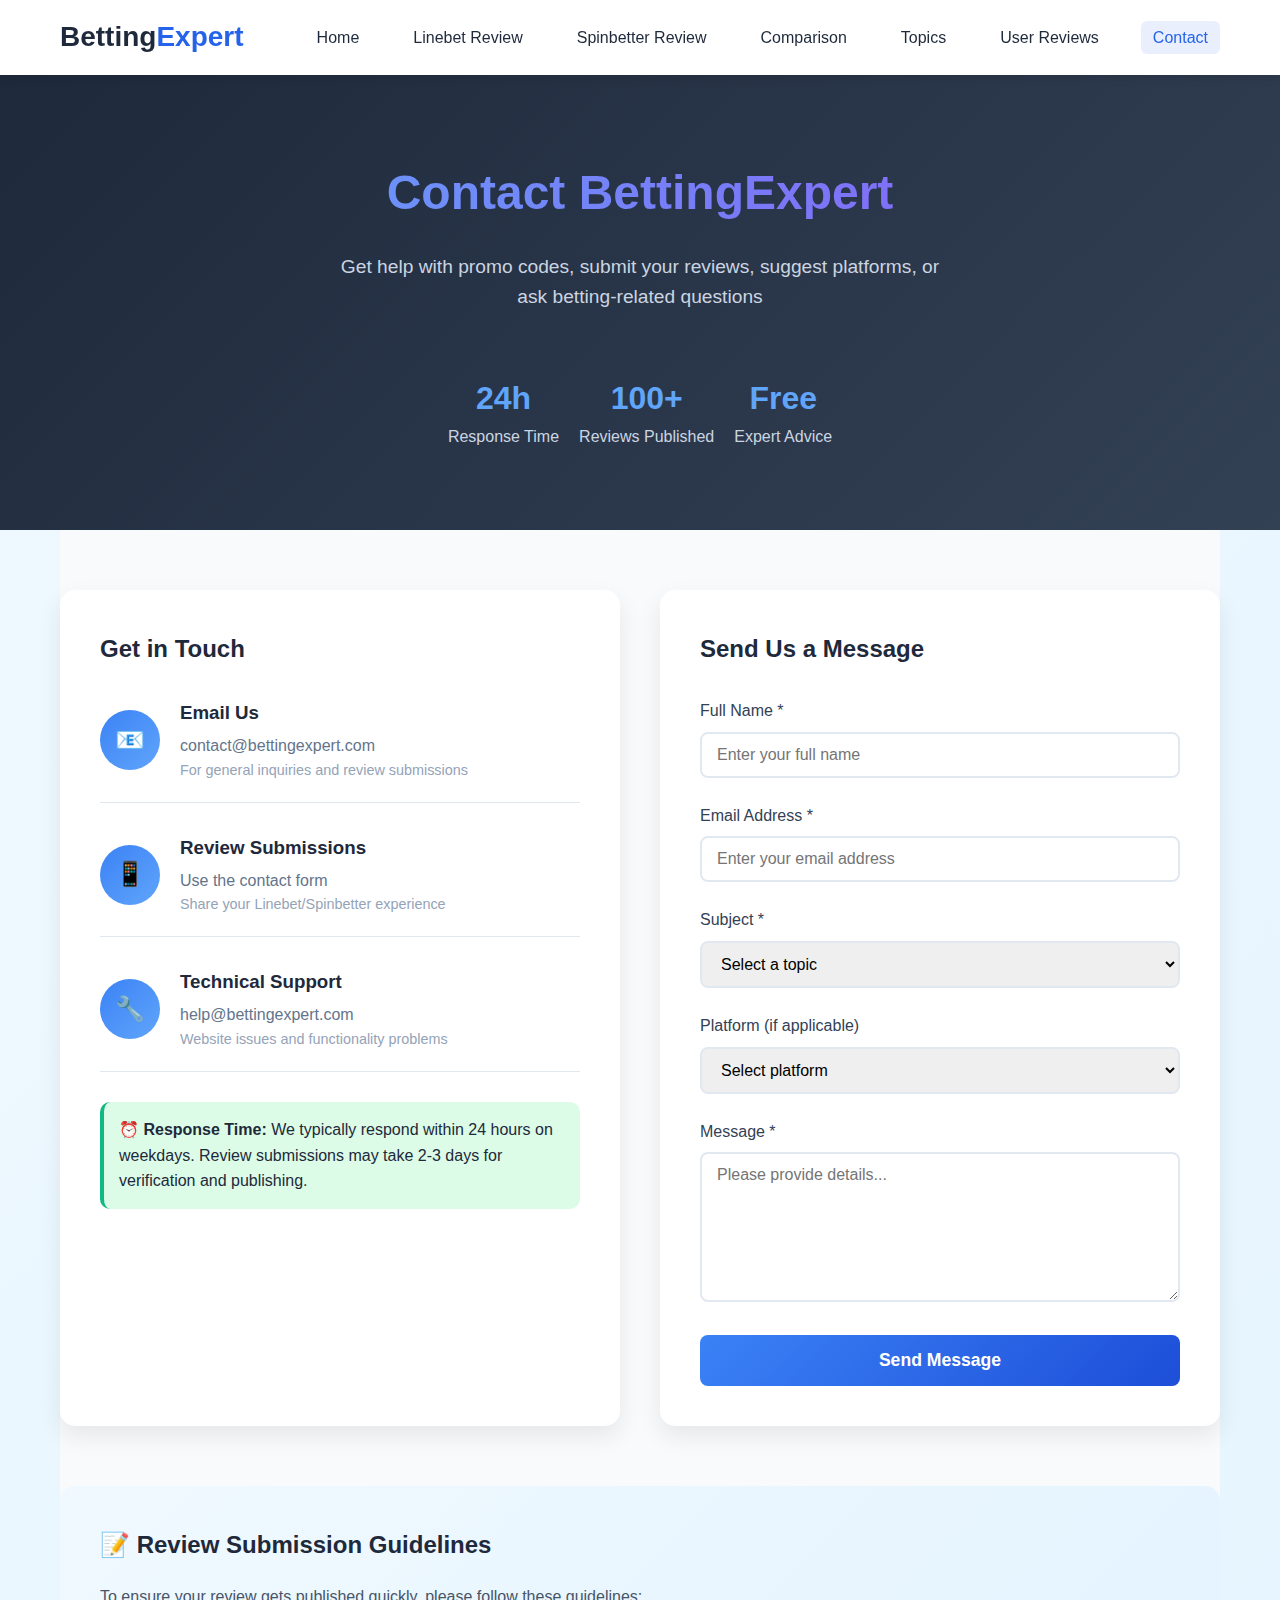
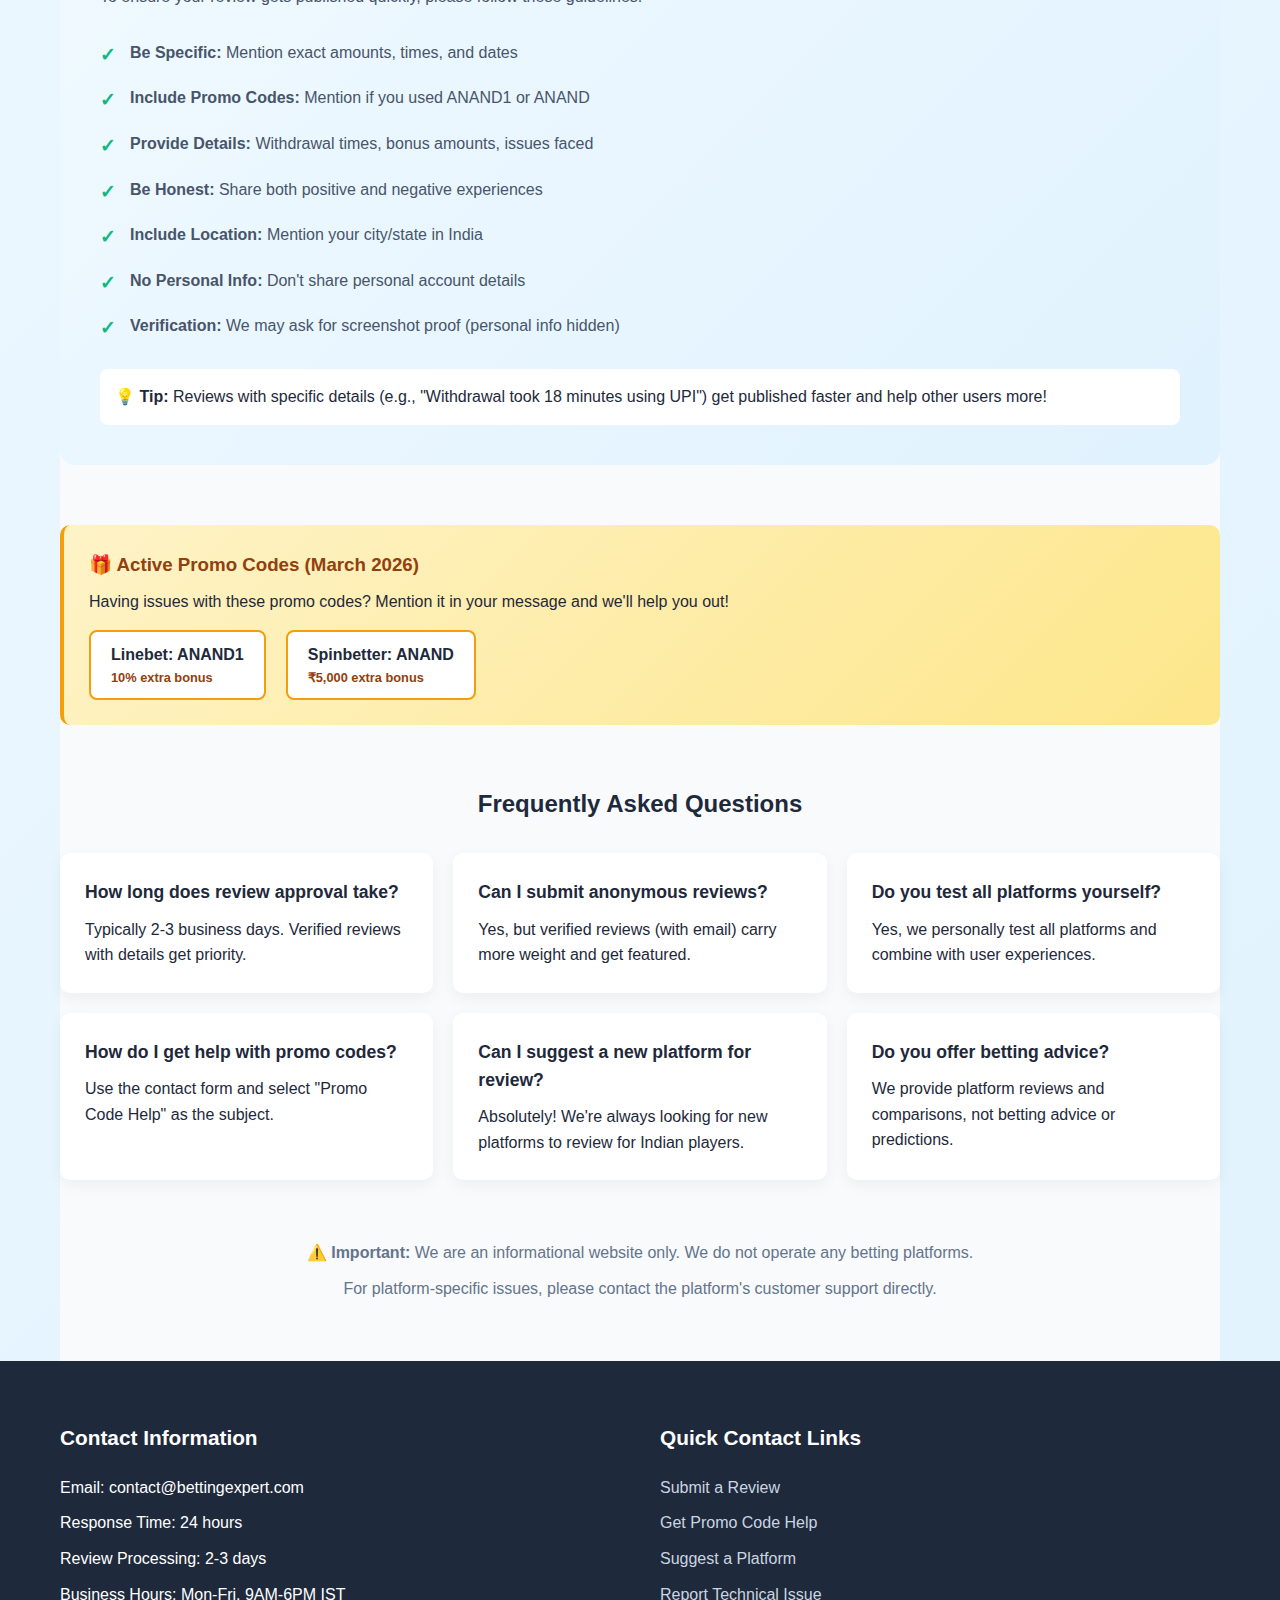
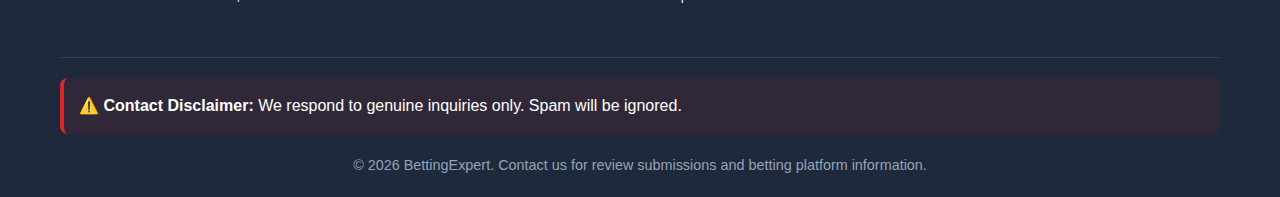
<file: contact.html>
<!DOCTYPE html>
<html lang="en">
<head>
    <meta charset="UTF-8">
    <meta name="viewport" content="width=device-width, initial-scale=1.0">
    <title>Contact BettingExpert | Submit Reviews & Get Help</title>
    <meta name="description" content="Contact BettingExpert team. Submit your Linebet/Spinbetter review, get promo code help, suggest platforms, or report issues. We respond within 24 hours.">
    <meta name="keywords" content="contact betting experts, submit review, betting app feedback, promo code help, gambling questions">
    <link rel="stylesheet" href="style.css">
    <style>
        .contact-hero {
            background: linear-gradient(135deg, #1e293b 0%, #334155 100%);
            color: white;
            padding: 80px 0;
            text-align: center;
        }
        
        .contact-hero h1 {
            font-size: 3rem;
            margin-bottom: 20px;
            background: linear-gradient(90deg, #60a5fa, #8b5cf6);
            -webkit-background-clip: text;
            -webkit-text-fill-color: transparent;
        }
        
        .contact-tagline {
            font-size: 1.2rem;
            color: #cbd5e1;
            max-width: 600px;
            margin: 0 auto 30px;
        }
        
        .contact-container {
            padding: 60px 0;
            background: #f8fafc;
        }
        
        .contact-grid {
            display: grid;
            grid-template-columns: repeat(auto-fit, minmax(300px, 1fr));
            gap: 40px;
            margin-bottom: 60px;
        }
        
        .contact-info {
            background: white;
            padding: 40px;
            border-radius: 15px;
            box-shadow: 0 10px 25px rgba(0, 0, 0, 0.08);
        }
        
        .contact-form-container {
            background: white;
            padding: 40px;
            border-radius: 15px;
            box-shadow: 0 10px 25px rgba(0, 0, 0, 0.08);
        }
        
        .contact-method {
            display: flex;
            align-items: center;
            gap: 20px;
            margin-bottom: 30px;
            padding-bottom: 20px;
            border-bottom: 1px solid #e2e8f0;
        }
        
        .contact-icon {
            width: 60px;
            height: 60px;
            border-radius: 50%;
            background: linear-gradient(135deg, #3b82f6, #60a5fa);
            display: flex;
            align-items: center;
            justify-content: center;
            color: white;
            font-size: 1.5rem;
        }
        
        .contact-details h3 {
            margin: 0 0 5px 0;
            color: #1e293b;
        }
        
        .contact-details p {
            margin: 0;
            color: #64748b;
        }
        
        .response-time {
            background: #dcfce7;
            padding: 15px;
            border-radius: 10px;
            margin-top: 20px;
            border-left: 4px solid #10b981;
        }
        
        .form-group {
            margin-bottom: 25px;
        }
        
        .form-label {
            display: block;
            margin-bottom: 8px;
            color: #334155;
            font-weight: 500;
        }
        
        .form-input, .form-select, .form-textarea {
            width: 100%;
            padding: 12px 15px;
            border: 2px solid #e2e8f0;
            border-radius: 8px;
            font-family: 'Poppins', sans-serif;
            font-size: 1rem;
            transition: all 0.3s ease;
        }
        
        .form-input:focus, .form-select:focus, .form-textarea:focus {
            outline: none;
            border-color: #3b82f6;
            box-shadow: 0 0 0 3px rgba(59, 130, 246, 0.1);
        }
        
        .form-textarea {
            min-height: 150px;
            resize: vertical;
        }
        
        .submit-btn {
            background: linear-gradient(135deg, #3b82f6, #1d4ed8);
            color: white;
            padding: 15px 40px;
            border: none;
            border-radius: 8px;
            font-size: 1.1rem;
            font-weight: 600;
            cursor: pointer;
            transition: all 0.3s ease;
            width: 100%;
        }
        
        .submit-btn:hover {
            transform: translateY(-3px);
            box-shadow: 0 10px 20px rgba(59, 130, 246, 0.3);
        }
        
        .faq-section {
            margin: 60px 0;
        }
        
        .faq-grid {
            display: grid;
            grid-template-columns: repeat(auto-fit, minmax(300px, 1fr));
            gap: 20px;
            margin-top: 30px;
        }
        
        .faq-item {
            background: white;
            padding: 25px;
            border-radius: 10px;
            box-shadow: 0 5px 15px rgba(0, 0, 0, 0.05);
        }
        
        .faq-item h3 {
            color: #1e293b;
            margin-bottom: 10px;
            font-size: 1.1rem;
        }
        
        .review-guidelines {
            background: linear-gradient(135deg, #f0f9ff 0%, #e0f2fe 100%);
            padding: 40px;
            border-radius: 15px;
            margin: 60px 0;
        }
        
        .guideline-list {
            list-style: none;
            padding: 0;
            margin: 20px 0;
        }
        
        .guideline-list li {
            padding: 10px 0;
            color: #475569;
            position: relative;
            padding-left: 30px;
        }
        
        .guideline-list li::before {
            content: '✓';
            position: absolute;
            left: 0;
            color: #10b981;
            font-weight: bold;
            font-size: 1.2rem;
        }
        
        .promo-reminder {
            background: linear-gradient(135deg, #fef3c7 0%, #fde68a 100%);
            padding: 25px;
            border-radius: 10px;
            margin: 40px 0;
            border-left: 4px solid #f59e0b;
        }
        
        .promo-reminder h3 {
            color: #92400e;
            margin-bottom: 10px;
        }
        
        .promo-codes-display {
            display: flex;
            gap: 20px;
            margin-top: 15px;
            flex-wrap: wrap;
        }
        
        .promo-code-item {
            background: white;
            padding: 10px 20px;
            border-radius: 8px;
            font-weight: 600;
            cursor: pointer;
            transition: all 0.3s ease;
            border: 2px solid #f59e0b;
        }
        
        .promo-code-item:hover {
            transform: translateY(-3px);
            box-shadow: 0 5px 15px rgba(245, 158, 11, 0.2);
        }
        
        .success-message {
            display: none;
            background: #dcfce7;
            color: #166534;
            padding: 20px;
            border-radius: 10px;
            margin-top: 20px;
            text-align: center;
            border-left: 4px solid #10b981;
        }
        
        @media (max-width: 768px) {
            .contact-hero h1 {
                font-size: 2.2rem;
            }
            
            .contact-grid {
                grid-template-columns: 1fr;
            }
            
            .contact-info, .contact-form-container {
                padding: 25px;
            }
            
            .promo-codes-display {
                flex-direction: column;
            }
        }
    </style>
</head>
<body>
    <nav class="navbar">
        <div class="container">
            <a href="index.html" class="logo">Betting<span>Expert</span></a>
            <button class="menu-toggle" aria-label="Toggle menu">☰</button>
            <ul class="nav-links">
                <li><a href="index.html">Home</a></li>
                <li><a href="linebet-review.html">Linebet Review</a></li>
                <li><a href="spinbetter-review.html">Spinbetter Review</a></li>
                <li><a href="comparison.html">Comparison</a></li>
                <li><a href="topics.html">Topics</a></li>
                <li><a href="reviews.html">User Reviews</a></li>
                <li><a href="contact.html" class="active">Contact</a></li>
            </ul>
        </div>
    </nav>

    <header class="contact-hero">
        <div class="container">
            <h1>Contact BettingExpert</h1>
            <p class="contact-tagline">Get help with promo codes, submit your reviews, suggest platforms, or ask betting-related questions</p>
            <div style="display: inline-flex; gap: 20px; margin-top: 30px; flex-wrap: wrap; justify-content: center;">
                <div style="text-align: center;">
                    <div style="font-size: 2rem; font-weight: 700; color: #60a5fa;">24h</div>
                    <div style="color: #cbd5e1;">Response Time</div>
                </div>
                <div style="text-align: center;">
                    <div style="font-size: 2rem; font-weight: 700; color: #60a5fa;">100+</div>
                    <div style="color: #cbd5e1;">Reviews Published</div>
                </div>
                <div style="text-align: center;">
                    <div style="font-size: 2rem; font-weight: 700; color: #60a5fa;">Free</div>
                    <div style="color: #cbd5e1;">Expert Advice</div>
                </div>
            </div>
        </div>
    </header>

    <main class="container">
        <div class="contact-container">
            <!-- Contact Grid -->
            <div class="contact-grid">
                <!-- Contact Information -->
                <div class="contact-info">
                    <h2 style="color: #1e293b; margin-bottom: 30px;">Get in Touch</h2>
                    
                    <div class="contact-method">
                        <div class="contact-icon">📧</div>
                        <div class="contact-details">
                            <h3>Email Us</h3>
                            <p>contact@bettingexpert.com</p>
                            <p style="font-size: 0.9rem; color: #94a3b8;">For general inquiries and review submissions</p>
                        </div>
                    </div>
                    
                    <div class="contact-method">
                        <div class="contact-icon">📱</div>
                        <div class="contact-details">
                            <h3>Review Submissions</h3>
                            <p>Use the contact form</p>
                            <p style="font-size: 0.9rem; color: #94a3b8;">Share your Linebet/Spinbetter experience</p>
                        </div>
                    </div>
                    
                    <div class="contact-method">
                        <div class="contact-icon">🔧</div>
                        <div class="contact-details">
                            <h3>Technical Support</h3>
                            <p>help@bettingexpert.com</p>
                            <p style="font-size: 0.9rem; color: #94a3b8;">Website issues and functionality problems</p>
                        </div>
                    </div>
                    
                    <div class="response-time">
                        <strong>⏰ Response Time:</strong> We typically respond within 24 hours on weekdays. Review submissions may take 2-3 days for verification and publishing.
                    </div>
                </div>

                <!-- Contact Form -->
                <div class="contact-form-container">
                    <h2 style="color: #1e293b; margin-bottom: 30px;">Send Us a Message</h2>
                    
                    <form id="contactForm">
                        <div class="form-group">
                            <label class="form-label" for="name">Full Name *</label>
                            <input type="text" id="name" class="form-input" required placeholder="Enter your full name">
                        </div>
                        
                        <div class="form-group">
                            <label class="form-label" for="email">Email Address *</label>
                            <input type="email" id="email" class="form-input" required placeholder="Enter your email address">
                        </div>
                        
                        <div class="form-group">
                            <label class="form-label" for="subject">Subject *</label>
                            <select id="subject" class="form-select" required>
                                <option value="">Select a topic</option>
                                <option value="review-submission">Submit a Review</option>
                                <option value="promo-code-help">Promo Code Help</option>
                                <option value="platform-suggestion">Suggest a Platform</option>
                                <option value="general-inquiry">General Inquiry</option>
                                <option value="technical-issue">Technical Issue</option>
                                <option value="partnership">Partnership Inquiry</option>
                            </select>
                        </div>
                        
                        <div class="form-group">
                            <label class="form-label" for="platform">Platform (if applicable)</label>
                            <select id="platform" class="form-select">
                                <option value="">Select platform</option>
                                <option value="linebet">Linebet</option>
                                <option value="spinbetter">Spinbetter</option>
                                <option value="other">Other Platform</option>
                            </select>
                        </div>
                        
                        <div class="form-group">
                            <label class="form-label" for="message">Message *</label>
                            <textarea id="message" class="form-textarea" required placeholder="Please provide details..."></textarea>
                        </div>
                        
                        <button type="submit" class="submit-btn">Send Message</button>
                        
                        <div id="successMessage" class="success-message">
                            ✅ Thank you! Your message has been sent. We'll respond within 24 hours.
                        </div>
                    </form>
                </div>
            </div>

            <!-- Review Guidelines -->
            <section class="review-guidelines">
                <h2 style="color: #1e293b; margin-bottom: 20px;">📝 Review Submission Guidelines</h2>
                <p style="color: #475569;">To ensure your review gets published quickly, please follow these guidelines:</p>
                
                <ul class="guideline-list">
                    <li><strong>Be Specific:</strong> Mention exact amounts, times, and dates</li>
                    <li><strong>Include Promo Codes:</strong> Mention if you used ANAND1 or ANAND</li>
                    <li><strong>Provide Details:</strong> Withdrawal times, bonus amounts, issues faced</li>
                    <li><strong>Be Honest:</strong> Share both positive and negative experiences</li>
                    <li><strong>Include Location:</strong> Mention your city/state in India</li>
                    <li><strong>No Personal Info:</strong> Don't share personal account details</li>
                    <li><strong>Verification:</strong> We may ask for screenshot proof (personal info hidden)</li>
                </ul>
                
                <div style="margin-top: 20px; padding: 15px; background: white; border-radius: 8px;">
                    <strong>💡 Tip:</strong> Reviews with specific details (e.g., "Withdrawal took 18 minutes using UPI") get published faster and help other users more!
                </div>
            </section>

            <!-- Promo Code Reminder -->
            <div class="promo-reminder">
                <h3>🎁 Active Promo Codes (March 2026)</h3>
                <p>Having issues with these promo codes? Mention it in your message and we'll help you out!</p>
                
                <div class="promo-codes-display">
                    <div class="promo-code-item" id="contactLinebetCode">
                        <strong>Linebet:</strong> ANAND1
                        <div style="font-size: 0.8rem; color: #92400e;">10% extra bonus</div>
                    </div>
                    <div class="promo-code-item" id="contactSpinbetterCode">
                        <strong>Spinbetter:</strong> ANAND
                        <div style="font-size: 0.8rem; color: #92400e;">₹5,000 extra bonus</div>
                    </div>
                </div>
            </div>

            <!-- FAQ Section -->
            <section class="faq-section">
                <h2 style="color: #1e293b; margin-bottom: 30px; text-align: center;">Frequently Asked Questions</h2>
                
                <div class="faq-grid">
                    <div class="faq-item">
                        <h3>How long does review approval take?</h3>
                        <p>Typically 2-3 business days. Verified reviews with details get priority.</p>
                    </div>
                    
                    <div class="faq-item">
                        <h3>Can I submit anonymous reviews?</h3>
                        <p>Yes, but verified reviews (with email) carry more weight and get featured.</p>
                    </div>
                    
                    <div class="faq-item">
                        <h3>Do you test all platforms yourself?</h3>
                        <p>Yes, we personally test all platforms and combine with user experiences.</p>
                    </div>
                    
                    <div class="faq-item">
                        <h3>How do I get help with promo codes?</h3>
                        <p>Use the contact form and select "Promo Code Help" as the subject.</p>
                    </div>
                    
                    <div class="faq-item">
                        <h3>Can I suggest a new platform for review?</h3>
                        <p>Absolutely! We're always looking for new platforms to review for Indian players.</p>
                    </div>
                    
                    <div class="faq-item">
                        <h3>Do you offer betting advice?</h3>
                        <p>We provide platform reviews and comparisons, not betting advice or predictions.</p>
                    </div>
                </div>
            </section>

            <!-- Additional Notes -->
            <div style="text-align: center; margin-top: 60px; color: #64748b;">
                <p><strong>⚠️ Important:</strong> We are an informational website only. We do not operate any betting platforms.</p>
                <p style="margin-top: 10px;">For platform-specific issues, please contact the platform's customer support directly.</p>
            </div>
        </div>
    </main>

    <footer class="footer">
        <div class="container">
            <div class="footer-grid">
                <div class="footer-col">
                    <h3>Contact Information</h3>
                    <ul class="footer-links">
                        <li>Email: contact@bettingexpert.com</li>
                        <li>Response Time: 24 hours</li>
                        <li>Review Processing: 2-3 days</li>
                        <li>Business Hours: Mon-Fri, 9AM-6PM IST</li>
                    </ul>
                </div>
                <div class="footer-col">
                    <h3>Quick Contact Links</h3>
                    <ul class="footer-links">
                        <li><a href="#contactForm">Submit a Review</a></li>
                        <li><a href="#contactForm">Get Promo Code Help</a></li>
                        <li><a href="#contactForm">Suggest a Platform</a></li>
                        <li><a href="#contactForm">Report Technical Issue</a></li>
                    </ul>
                </div>
            </div>
            <div class="footer-bottom">
                <div class="disclaimer">
                    <p>⚠️ <strong>Contact Disclaimer:</strong> We respond to genuine inquiries only. Spam will be ignored.</p>
                </div>
                <div class="copyright">
                    <p>© 2026 BettingExpert. Contact us for review submissions and betting platform information.</p>
                </div>
            </div>
        </div>
    </footer>

    <script>
        // Form submission
        document.getElementById('contactForm').addEventListener('submit', function(e) {
            e.preventDefault();
            
            // Get form values
            const name = document.getElementById('name').value;
            const subject = document.getElementById('subject').value;
            
            // Show success message
            const successMessage = document.getElementById('successMessage');
            successMessage.style.display = 'block';
            
            // Reset form
            this.reset();
            
            // Scroll to success message
            successMessage.scrollIntoView({ behavior: 'smooth' });
            
            // Hide success message after 10 seconds
            setTimeout(() => {
                successMessage.style.display = 'none';
            }, 10000);
        });
        
        // Copy promo codes
        document.getElementById('contactLinebetCode').addEventListener('click', function() {
            navigator.clipboard.writeText('ANAND1');
            const original = this.innerHTML;
            this.innerHTML = '<strong>Linebet:</strong> Copied!<div style="font-size: 0.8rem; color: #92400e;">10% extra bonus</div>';
            setTimeout(() => {
                this.innerHTML = original;
            }, 2000);
        });
        
        document.getElementById('contactSpinbetterCode').addEventListener('click', function() {
            navigator.clipboard.writeText('ANAND');
            const original = this.innerHTML;
            this.innerHTML = '<strong>Spinbetter:</strong> Copied!<div style="font-size: 0.8rem; color: #92400e;">₹5,000 extra bonus</div>';
            setTimeout(() => {
                this.innerHTML = original;
            }, 2000);
        });
        
        // Form validation
        const formInputs = document.querySelectorAll('.form-input, .form-select, .form-textarea');
        formInputs.forEach(input => {
            input.addEventListener('blur', function() {
                if (this.value.trim() === '' && this.hasAttribute('required')) {
                    this.style.borderColor = '#ef4444';
                    this.style.boxShadow = '0 0 0 3px rgba(239, 68, 68, 0.1)';
                } else {
                    this.style.borderColor = '#e2e8f0';
                    this.style.boxShadow = 'none';
                }
            });
            
            input.addEventListener('focus', function() {
                this.style.borderColor = '#3b82f6';
                this.style.boxShadow = '0 0 0 3px rgba(59, 130, 246, 0.1)';
            });
        });
        
        // Auto-show platform field for review submissions
        document.getElementById('subject').addEventListener('change', function() {
            const platformField = document.getElementById('platform');
            if (this.value === 'review-submission' || this.value === 'promo-code-help') {
                platformField.style.display = 'block';
                platformField.previousElementSibling.style.display = 'block';
            } else {
                platformField.style.display = 'none';
                platformField.previousElementSibling.style.display = 'none';
            }
        });
        
        // Smooth scroll for anchor links
        document.querySelectorAll('a[href^="#"]').forEach(anchor => {
            anchor.addEventListener('click', function(e) {
                e.preventDefault();
                const target = document.querySelector(this.getAttribute('href'));
                if (target) {
                    target.scrollIntoView({
                        behavior: 'smooth',
                        block: 'start'
                    });
                }
            });
        });
    </script>
</body>
</html>
</file>
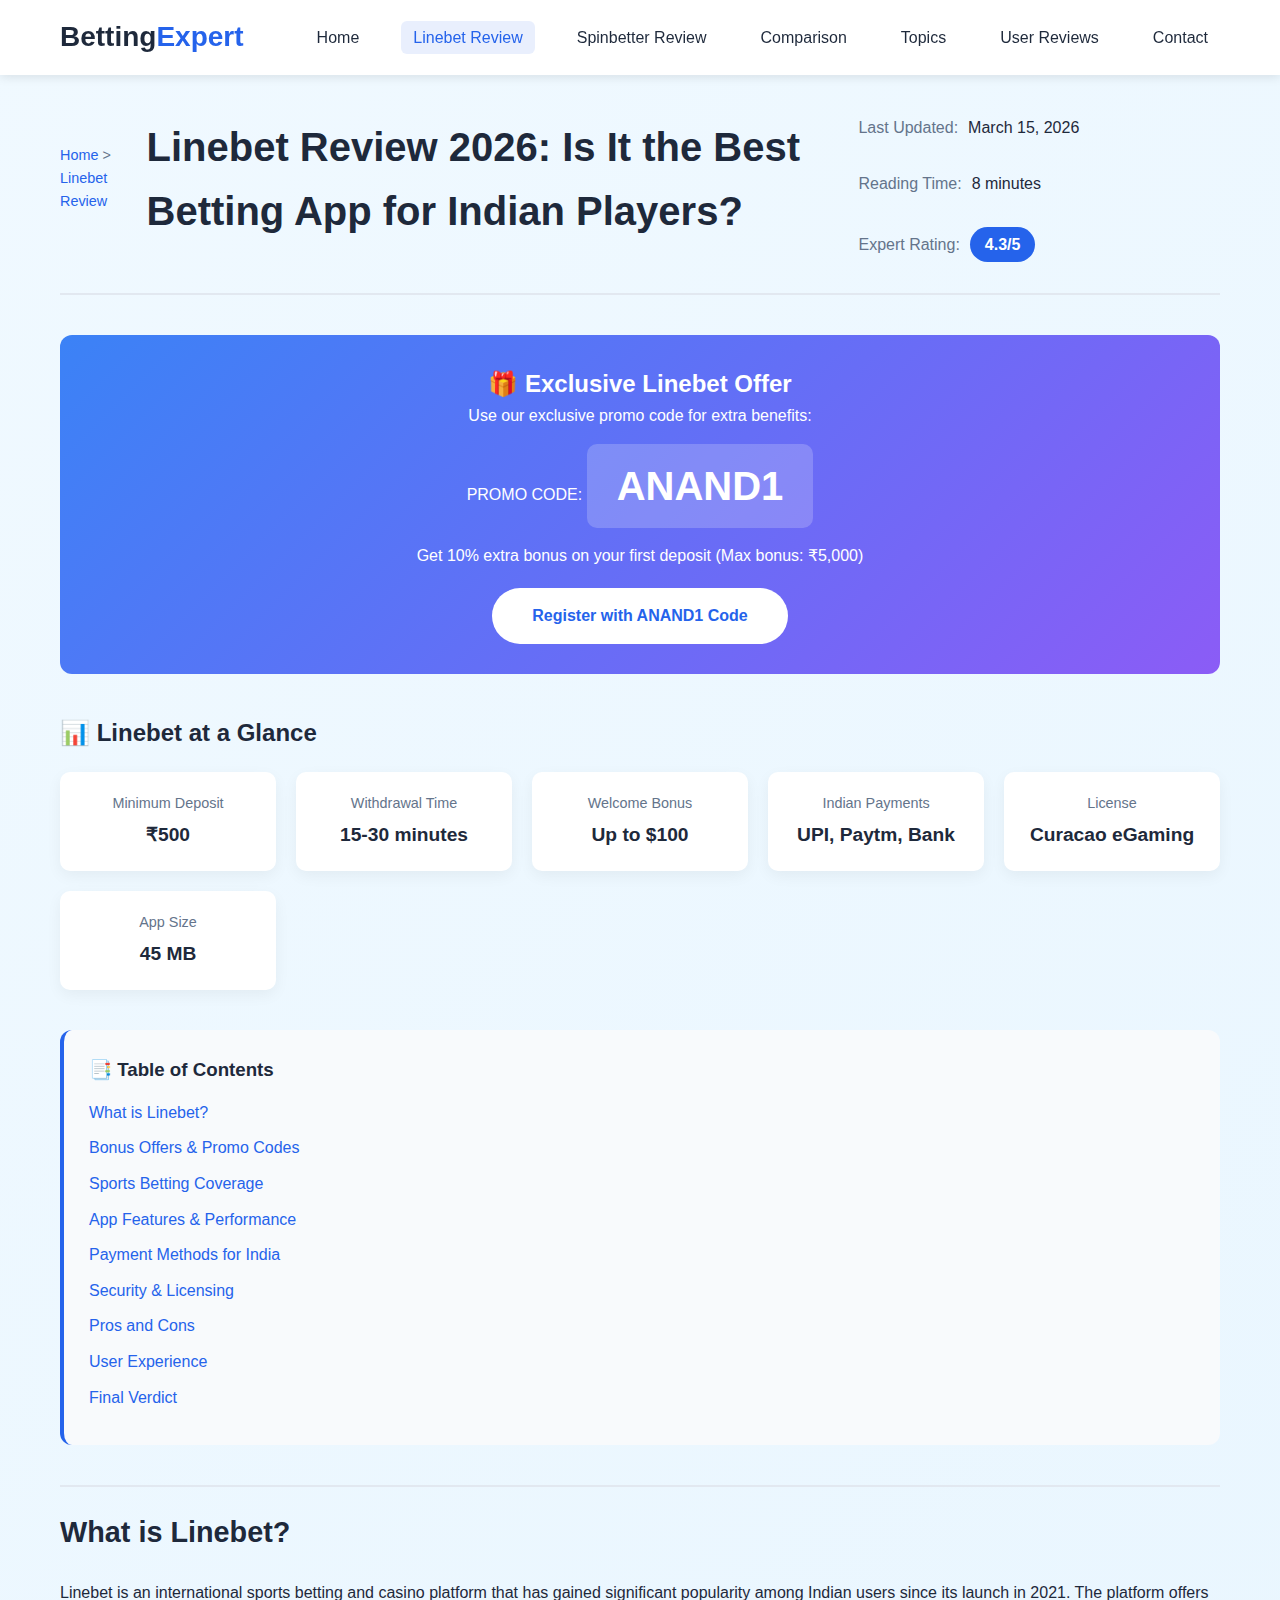
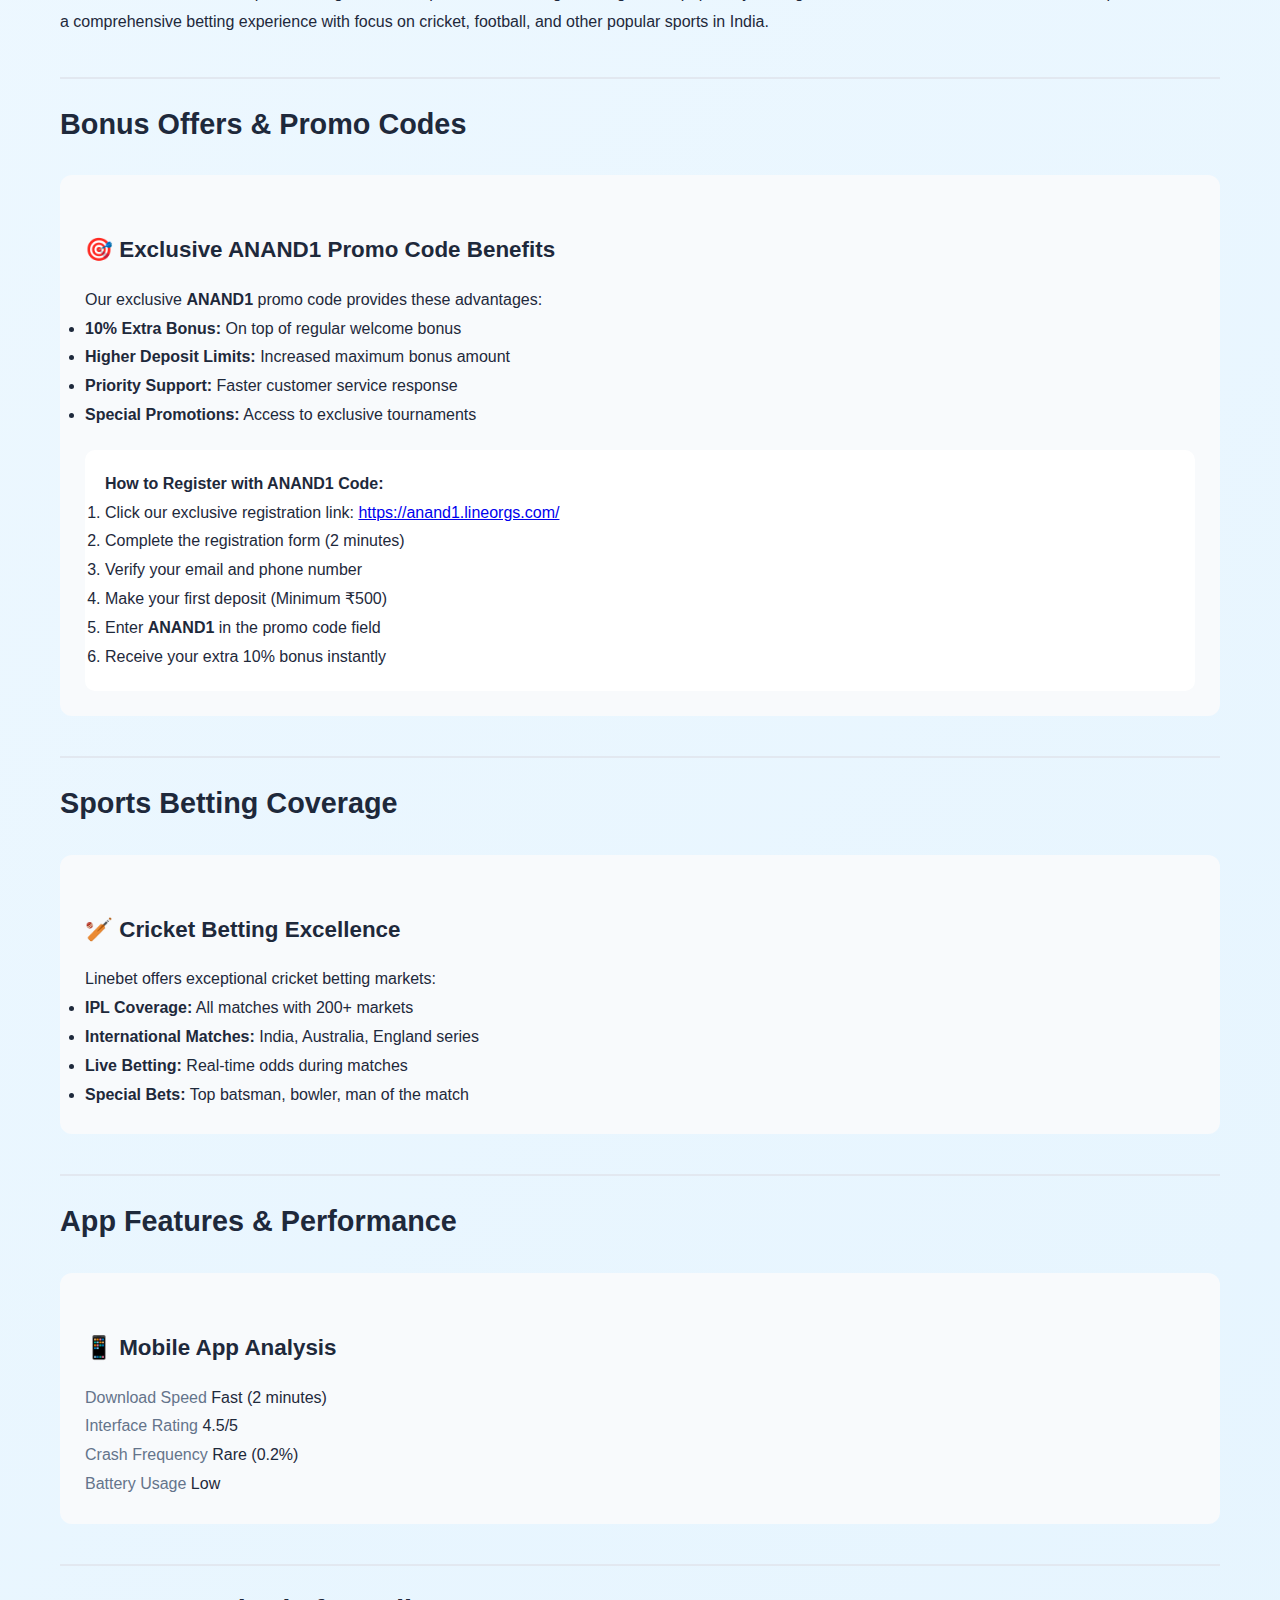
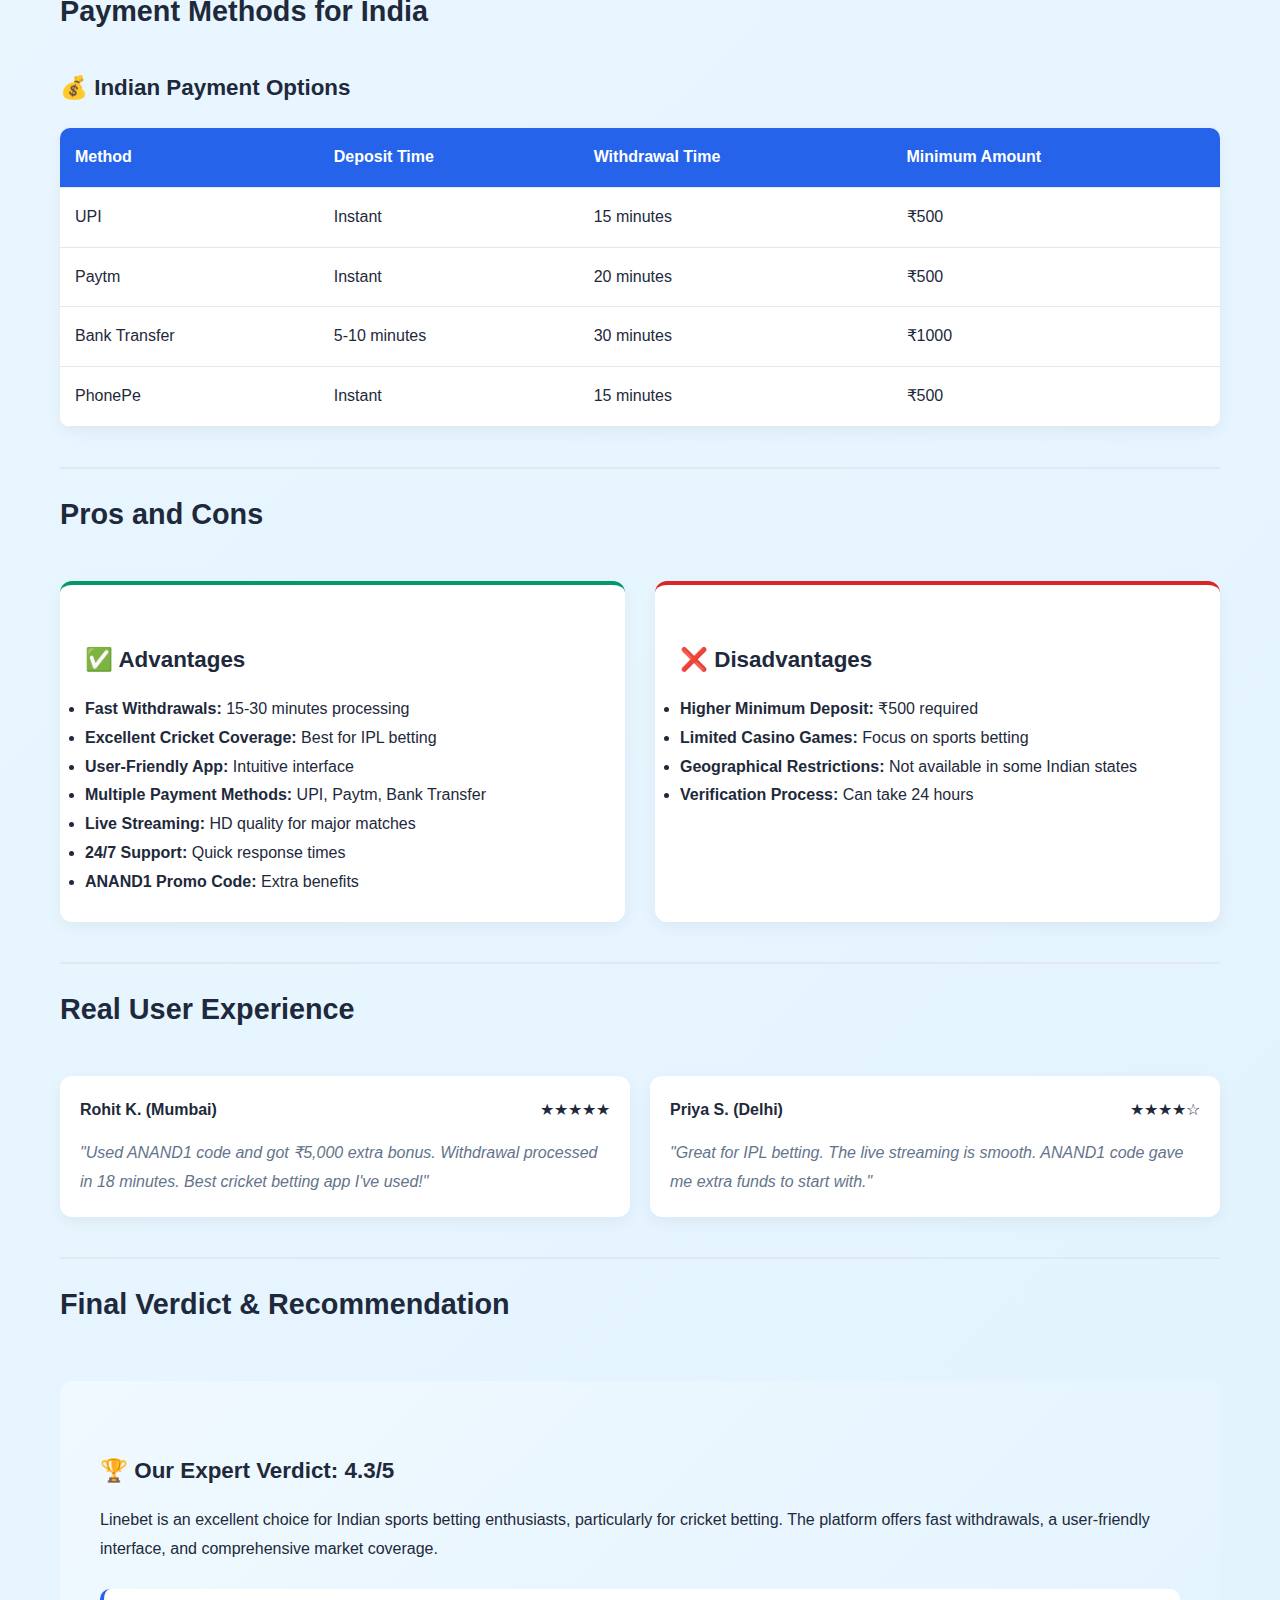
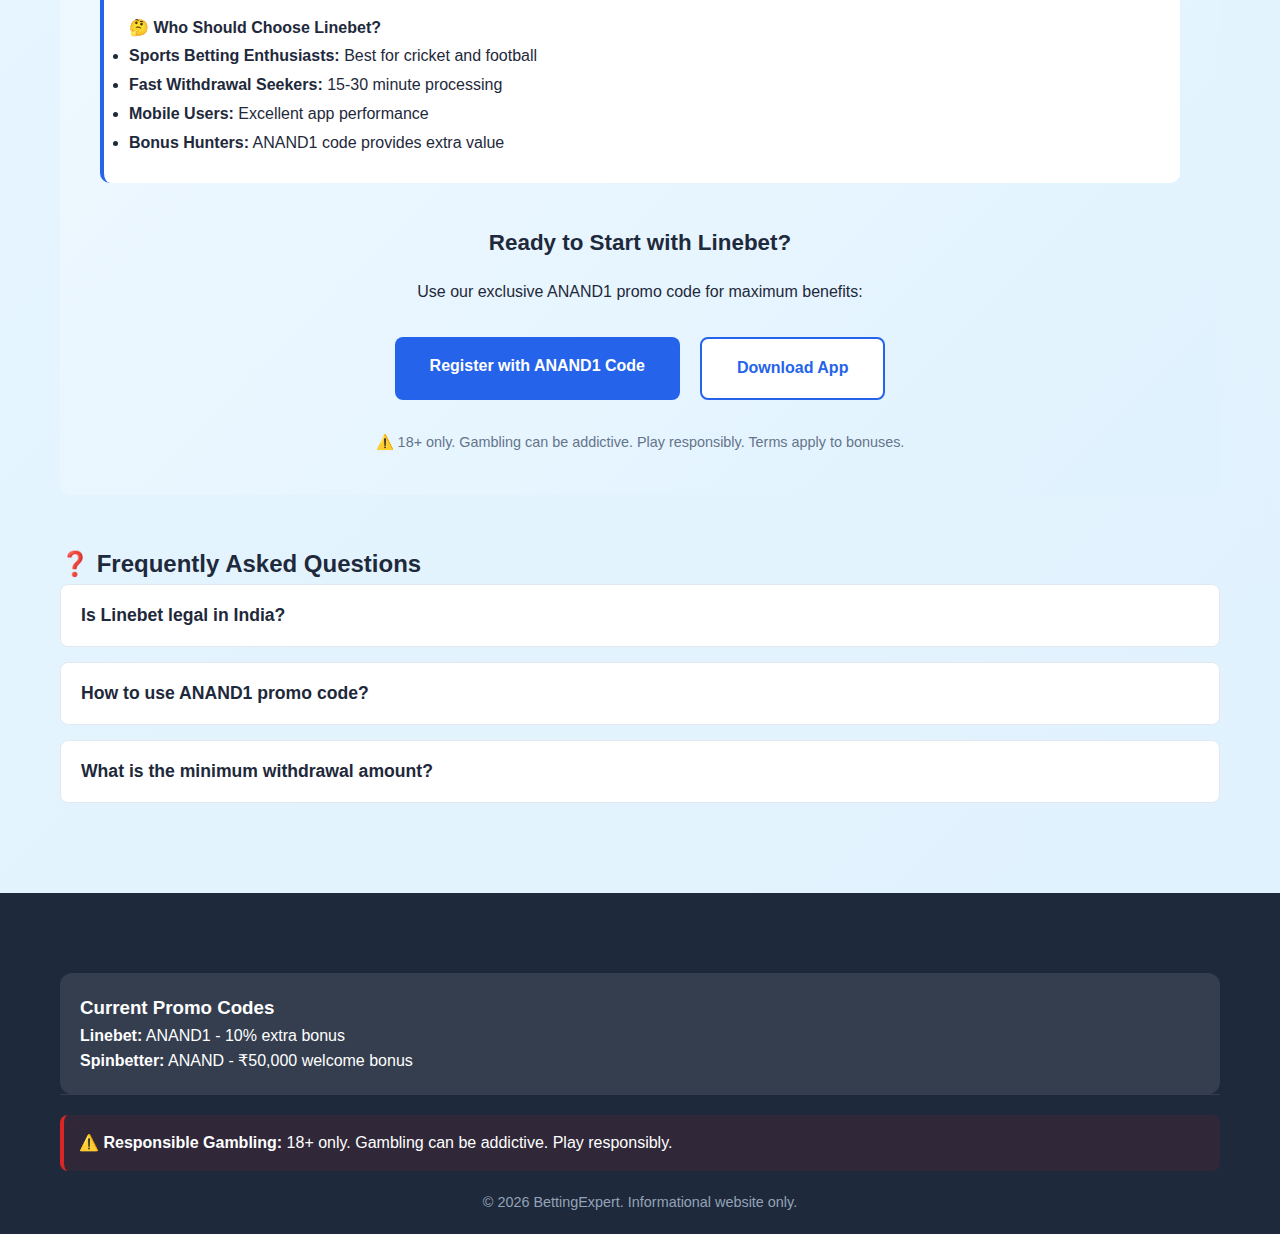
<file: linebet-review.html>
<!DOCTYPE html>
<html lang="en">
<head>
    <meta charset="UTF-8">
    <meta name="viewport" content="width=device-width, initial-scale=1.0">
    <title>Linebet Complete Review 2026 | ANAND1 Promo Code, App Download, Features</title>
    <meta name="description" content="Detailed Linebet review: $100 welcome bonus with ANAND1 promo code, fast withdrawals, Indian payment methods, app performance, and user experiences.">
    <meta name="keywords" content="Linebet review, Linebet promo code ANAND1, Linebet app download, Linebet India, sports betting app, cricket betting">
    <link rel="stylesheet" href="style.css">
</head>
<body>
    <nav class="navbar">
        <div class="container">
            <a href="index.html" class="logo">Betting<span>Expert</span></a>
            <button class="menu-toggle" aria-label="Toggle menu">☰</button>
            <ul class="nav-links">
                <li><a href="index.html">Home</a></li>
                <li><a href="linebet-review.html" class="active">Linebet Review</a></li>
                <li><a href="spinbetter-review.html">Spinbetter Review</a></li>
                <li><a href="comparison.html">Comparison</a></li>
                <li><a href="topics.html">Topics</a></li>
                <li><a href="reviews.html">User Reviews</a></li>
                <li><a href="contact.html">Contact</a></li>
            </ul>
        </div>
    </nav>

    <main class="container">
        <article class="review-article">
            <!-- Review Header -->
            <header class="review-header">
                <div class="breadcrumb">
                    <a href="index.html">Home</a> > <a href="linebet-review.html">Linebet Review</a>
                </div>
                <h1>Linebet Review 2026: Is It the Best Betting App for Indian Players?</h1>
                
                <div class="review-meta">
                    <div class="meta-item">
                        <span class="meta-label">Last Updated:</span>
                        <span class="meta-value">March 15, 2026</span>
                    </div>
                    <div class="meta-item">
                        <span class="meta-label">Reading Time:</span>
                        <span class="meta-value">8 minutes</span>
                    </div>
                    <div class="meta-item">
                        <span class="meta-label">Expert Rating:</span>
                        <div class="rating-badge">4.3/5</div>
                    </div>
                </div>
            </header>

            <!-- Promo Banner -->
            <div class="promo-banner-review">
                <div class="promo-content">
                    <h2>🎁 Exclusive Linebet Offer</h2>
                    <p>Use our exclusive promo code for extra benefits:</p>
                    <div class="promo-highlight">
                        <span class="promo-label">PROMO CODE:</span>
                        <span class="promo-code-large">ANAND1</span>
                    </div>
                    <p class="promo-details">Get 10% extra bonus on your first deposit (Max bonus: ₹5,000)</p>
                    <a href="https://anand1.lineorgs.com/" class="btn-promo" target="_blank" rel="nofollow">
                        Register with ANAND1 Code
                    </a>
                </div>
            </div>

            <!-- Quick Facts -->
            <section class="quick-facts">
                <h2>📊 Linebet at a Glance</h2>
                <div class="facts-grid">
                    <div class="fact">
                        <span class="fact-label">Minimum Deposit</span>
                        <span class="fact-value">₹500</span>
                    </div>
                    <div class="fact">
                        <span class="fact-label">Withdrawal Time</span>
                        <span class="fact-value">15-30 minutes</span>
                    </div>
                    <div class="fact">
                        <span class="fact-label">Welcome Bonus</span>
                        <span class="fact-value">Up to $100</span>
                    </div>
                    <div class="fact">
                        <span class="fact-label">Indian Payments</span>
                        <span class="fact-value">UPI, Paytm, Bank</span>
                    </div>
                    <div class="fact">
                        <span class="fact-label">License</span>
                        <span class="fact-value">Curacao eGaming</span>
                    </div>
                    <div class="fact">
                        <span class="fact-label">App Size</span>
                        <span class="fact-value">45 MB</span>
                    </div>
                </div>
            </section>

            <!-- Table of Contents -->
            <nav class="toc">
                <h3>📑 Table of Contents</h3>
                <ul>
                    <li><a href="#what-is-linebet">What is Linebet?</a></li>
                    <li><a href="#bonus-offers">Bonus Offers & Promo Codes</a></li>
                    <li><a href="#sports-coverage">Sports Betting Coverage</a></li>
                    <li><a href="#app-features">App Features & Performance</a></li>
                    <li><a href="#payment-methods">Payment Methods for India</a></li>
                    <li><a href="#security">Security & Licensing</a></li>
                    <li><a href="#pros-cons">Pros and Cons</a></li>
                    <li><a href="#user-experience">User Experience</a></li>
                    <li><a href="#verdict">Final Verdict</a></li>
                </ul>
            </nav>

            <!-- Main Content -->
            <section class="review-content">
                <h2 id="what-is-linebet">What is Linebet?</h2>
                <p>Linebet is an international sports betting and casino platform that has gained significant popularity among Indian users since its launch in 2021. The platform offers a comprehensive betting experience with focus on cricket, football, and other popular sports in India.</p>

                <h2 id="bonus-offers">Bonus Offers & Promo Codes</h2>
                <div class="bonus-details">
                    <h3>🎯 Exclusive ANAND1 Promo Code Benefits</h3>
                    <p>Our exclusive <strong>ANAND1</strong> promo code provides these advantages:</p>
                    <ul>
                        <li><strong>10% Extra Bonus:</strong> On top of regular welcome bonus</li>
                        <li><strong>Higher Deposit Limits:</strong> Increased maximum bonus amount</li>
                        <li><strong>Priority Support:</strong> Faster customer service response</li>
                        <li><strong>Special Promotions:</strong> Access to exclusive tournaments</li>
                    </ul>
                    
                    <div class="registration-steps">
                        <h4>How to Register with ANAND1 Code:</h4>
                        <ol>
                            <li>Click our exclusive registration link: <a href="https://anand1.lineorgs.com/" target="_blank" rel="nofollow">https://anand1.lineorgs.com/</a></li>
                            <li>Complete the registration form (2 minutes)</li>
                            <li>Verify your email and phone number</li>
                            <li>Make your first deposit (Minimum ₹500)</li>
                            <li>Enter <strong>ANAND1</strong> in the promo code field</li>
                            <li>Receive your extra 10% bonus instantly</li>
                        </ol>
                    </div>
                </div>

                <h2 id="sports-coverage">Sports Betting Coverage</h2>
                <div class="sports-section">
                    <h3>🏏 Cricket Betting Excellence</h3>
                    <p>Linebet offers exceptional cricket betting markets:</p>
                    <ul>
                        <li><strong>IPL Coverage:</strong> All matches with 200+ markets</li>
                        <li><strong>International Matches:</strong> India, Australia, England series</li>
                        <li><strong>Live Betting:</strong> Real-time odds during matches</li>
                        <li><strong>Special Bets:</strong> Top batsman, bowler, man of the match</li>
                    </ul>
                </div>

                <h2 id="app-features">App Features & Performance</h2>
                <div class="app-review">
                    <h3>📱 Mobile App Analysis</h3>
                    <div class="app-stats">
                        <div class="stat">
                            <span class="stat-label">Download Speed</span>
                            <span class="stat-value">Fast (2 minutes)</span>
                        </div>
                        <div class="stat">
                            <span class="stat-label">Interface Rating</span>
                            <span class="stat-value">4.5/5</span>
                        </div>
                        <div class="stat">
                            <span class="stat-label">Crash Frequency</span>
                            <span class="stat-value">Rare (0.2%)</span>
                        </div>
                        <div class="stat">
                            <span class="stat-label">Battery Usage</span>
                            <span class="stat-value">Low</span>
                        </div>
                    </div>
                </div>

                <h2 id="payment-methods">Payment Methods for India</h2>
                <div class="payment-methods">
                    <h3>💰 Indian Payment Options</h3>
                    <table class="payment-table">
                        <thead>
                            <tr>
                                <th>Method</th>
                                <th>Deposit Time</th>
                                <th>Withdrawal Time</th>
                                <th>Minimum Amount</th>
                            </tr>
                        </thead>
                        <tbody>
                            <tr>
                                <td>UPI</td>
                                <td>Instant</td>
                                <td>15 minutes</td>
                                <td>₹500</td>
                            </tr>
                            <tr>
                                <td>Paytm</td>
                                <td>Instant</td>
                                <td>20 minutes</td>
                                <td>₹500</td>
                            </tr>
                            <tr>
                                <td>Bank Transfer</td>
                                <td>5-10 minutes</td>
                                <td>30 minutes</td>
                                <td>₹1000</td>
                            </tr>
                            <tr>
                                <td>PhonePe</td>
                                <td>Instant</td>
                                <td>15 minutes</td>
                                <td>₹500</td>
                            </tr>
                        </tbody>
                    </table>
                </div>

                <h2 id="pros-cons">Pros and Cons</h2>
                <div class="pros-cons-section">
                    <div class="pros">
                        <h3>✅ Advantages</h3>
                        <ul>
                            <li><strong>Fast Withdrawals:</strong> 15-30 minutes processing</li>
                            <li><strong>Excellent Cricket Coverage:</strong> Best for IPL betting</li>
                            <li><strong>User-Friendly App:</strong> Intuitive interface</li>
                            <li><strong>Multiple Payment Methods:</strong> UPI, Paytm, Bank Transfer</li>
                            <li><strong>Live Streaming:</strong> HD quality for major matches</li>
                            <li><strong>24/7 Support:</strong> Quick response times</li>
                            <li><strong>ANAND1 Promo Code:</strong> Extra benefits</li>
                        </ul>
                    </div>
                    <div class="cons">
                        <h3>❌ Disadvantages</h3>
                        <ul>
                            <li><strong>Higher Minimum Deposit:</strong> ₹500 required</li>
                            <li><strong>Limited Casino Games:</strong> Focus on sports betting</li>
                            <li><strong>Geographical Restrictions:</strong> Not available in some Indian states</li>
                            <li><strong>Verification Process:</strong> Can take 24 hours</li>
                        </ul>
                    </div>
                </div>

                <h2 id="user-experience">Real User Experience</h2>
                <div class="user-testimonials">
                    <div class="testimonial">
                        <div class="testimonial-header">
                            <span class="user-name">Rohit K. (Mumbai)</span>
                            <span class="rating">★★★★★</span>
                        </div>
                        <p class="testimonial-text">"Used ANAND1 code and got ₹5,000 extra bonus. Withdrawal processed in 18 minutes. Best cricket betting app I've used!"</p>
                    </div>
                    <div class="testimonial">
                        <div class="testimonial-header">
                            <span class="user-name">Priya S. (Delhi)</span>
                            <span class="rating">★★★★☆</span>
                        </div>
                        <p class="testimonial-text">"Great for IPL betting. The live streaming is smooth. ANAND1 code gave me extra funds to start with."</p>
                    </div>
                </div>

                <h2 id="verdict">Final Verdict & Recommendation</h2>
                <div class="verdict-section">
                    <div class="verdict-content">
                        <h3>🏆 Our Expert Verdict: 4.3/5</h3>
                        <p>Linebet is an excellent choice for Indian sports betting enthusiasts, particularly for cricket betting. The platform offers fast withdrawals, a user-friendly interface, and comprehensive market coverage.</p>
                        
                        <div class="recommendation-box">
                            <h4>🤔 Who Should Choose Linebet?</h4>
                            <ul>
                                <li><strong>Sports Betting Enthusiasts:</strong> Best for cricket and football</li>
                                <li><strong>Fast Withdrawal Seekers:</strong> 15-30 minute processing</li>
                                <li><strong>Mobile Users:</strong> Excellent app performance</li>
                                <li><strong>Bonus Hunters:</strong> ANAND1 code provides extra value</li>
                            </ul>
                        </div>

                        <div class="cta-final">
                            <h3>Ready to Start with Linebet?</h3>
                            <p>Use our exclusive ANAND1 promo code for maximum benefits:</p>
                            <div class="final-buttons">
                                <a href="https://anand1.lineorgs.com/" class="btn-register" target="_blank" rel="nofollow">
                                    Register with ANAND1 Code
                                </a>
                                <a href="https://lb-aff.com/L?tag=d_5137954m_66803c_apk1&site=5137954&ad=66803" class="btn-download" target="_blank" rel="nofollow">
                                    Download App
                                </a>
                            </div>
                            <p class="terms-note">⚠️ 18+ only. Gambling can be addictive. Play responsibly. Terms apply to bonuses.</p>
                        </div>
                    </div>
                </div>
            </section>

            <!-- FAQ Section -->
            <section class="faq-section">
                <h2>❓ Frequently Asked Questions</h2>
                <div class="faq">
                    <div class="faq-item">
                        <button class="faq-question">Is Linebet legal in India?</button>
                        <div class="faq-answer">
                            <p>Linebet operates under an international license and accepts Indian players. However, users should check local state regulations as gambling laws vary across India.</p>
                        </div>
                    </div>
                    <div class="faq-item">
                        <button class="faq-question">How to use ANAND1 promo code?</button>
                        <div class="faq-answer">
                            <p>During registration or first deposit, enter "ANAND1" in the promo code field to receive 10% extra bonus on your deposit.</p>
                        </div>
                    </div>
                    <div class="faq-item">
                        <button class="faq-question">What is the minimum withdrawal amount?</button>
                        <div class="faq-answer">
                            <p>The minimum withdrawal amount is ₹1,000 for most payment methods.</p>
                        </div>
                    </div>
                </div>
            </section>
        </article>
    </main>

    <footer class="footer">
        <div class="container">
            <div class="footer-promo">
                <h3>Current Promo Codes</h3>
                <p><strong>Linebet:</strong> ANAND1 - 10% extra bonus</p>
                <p><strong>Spinbetter:</strong> ANAND - ₹50,000 welcome bonus</p>
            </div>
            <div class="footer-bottom">
                <div class="disclaimer">
                    <p>⚠️ <strong>Responsible Gambling:</strong> 18+ only. Gambling can be addictive. Play responsibly.</p>
                </div>
                <div class="copyright">
                    <p>© 2026 BettingExpert. Informational website only.</p>
                </div>
            </div>
        </div>
    </footer>

    <script>
        // FAQ Toggle
        document.querySelectorAll('.faq-question').forEach(button => {
            button.addEventListener('click', () => {
                const answer = button.nextElementSibling;
                answer.style.display = answer.style.display === 'block' ? 'none' : 'block';
            });
        });

        // Promo code copy
        document.querySelector('.promo-code-large').addEventListener('click', function() {
            navigator.clipboard.writeText('ANAND1');
            const original = this.textContent;
            this.textContent = 'Copied!';
            setTimeout(() => {
                this.textContent = original;
            }, 2000);
        });
    </script>
    <style>
        /* Review Page Specific Styles */
        .review-article {
            padding: 40px 0;
        }

        .review-header {
            margin-bottom: 40px;
            border-bottom: 2px solid #e2e8f0;
            padding-bottom: 30px;
        }

        .breadcrumb {
            color: #64748b;
            font-size: 0.9rem;
            margin-bottom: 20px;
        }

        .breadcrumb a {
            color: var(--primary-color);
            text-decoration: none;
        }

        .review-header h1 {
            font-size: 2.5rem;
            color: var(--dark-color);
            margin-bottom: 20px;
        }

        .review-meta {
            display: flex;
            gap: 30px;
            flex-wrap: wrap;
        }

        .meta-item {
            display: flex;
            align-items: center;
            gap: 10px;
        }

        .meta-label {
            color: #64748b;
            font-weight: 500;
        }

        .rating-badge {
            background: var(--primary-color);
            color: white;
            padding: 5px 15px;
            border-radius: 20px;
            font-weight: 600;
        }

        .promo-banner-review {
            background: linear-gradient(135deg, #3b82f6, #8b5cf6);
            color: white;
            padding: 30px;
            border-radius: var(--border-radius);
            margin-bottom: 40px;
            text-align: center;
        }

        .promo-code-large {
            font-size: 2.5rem;
            font-weight: 800;
            background: rgba(255, 255, 255, 0.2);
            padding: 10px 30px;
            border-radius: 10px;
            display: inline-block;
            margin: 15px 0;
            cursor: pointer;
            transition: var(--transition);
        }

        .promo-code-large:hover {
            background: rgba(255, 255, 255, 0.3);
        }

        .btn-promo {
            display: inline-block;
            background: white;
            color: var(--primary-color);
            padding: 15px 40px;
            border-radius: 50px;
            text-decoration: none;
            font-weight: 600;
            margin-top: 20px;
            transition: var(--transition);
        }

        .btn-promo:hover {
            transform: translateY(-3px);
            box-shadow: 0 10px 20px rgba(0, 0, 0, 0.2);
        }

        .quick-facts {
            margin: 40px 0;
        }

        .facts-grid {
            display: grid;
            grid-template-columns: repeat(auto-fit, minmax(200px, 1fr));
            gap: 20px;
            margin-top: 20px;
        }

        .fact {
            background: white;
            padding: 20px;
            border-radius: 10px;
            text-align: center;
            box-shadow: 0 5px 15px rgba(0, 0, 0, 0.05);
        }

        .fact-label {
            display: block;
            color: #64748b;
            font-size: 0.9rem;
            margin-bottom: 5px;
        }

        .fact-value {
            display: block;
            font-size: 1.2rem;
            font-weight: 600;
            color: var(--dark-color);
        }

        .toc {
            background: #f8fafc;
            padding: 25px;
            border-radius: var(--border-radius);
            margin: 40px 0;
            border-left: 4px solid var(--primary-color);
        }

        .toc h3 {
            margin-bottom: 15px;
            color: var(--dark-color);
        }

        .toc ul {
            list-style: none;
            padding-left: 0;
        }

        .toc li {
            margin-bottom: 10px;
        }

        .toc a {
            color: var(--primary-color);
            text-decoration: none;
            transition: var(--transition);
        }

        .toc a:hover {
            color: #1d4ed8;
            padding-left: 5px;
        }

        .review-content {
            line-height: 1.8;
        }

        .review-content h2 {
            font-size: 1.8rem;
            margin: 40px 0 20px;
            color: var(--dark-color);
            padding-top: 20px;
            border-top: 2px solid #e2e8f0;
        }

        .review-content h3 {
            font-size: 1.4rem;
            margin: 30px 0 15px;
            color: var(--dark-color);
        }

        .bonus-details, .sports-section, .app-review {
            background: #f8fafc;
            padding: 25px;
            border-radius: var(--border-radius);
            margin: 25px 0;
        }

        .registration-steps {
            background: white;
            padding: 20px;
            border-radius: 10px;
            margin-top: 20px;
        }

        .payment-table {
            width: 100%;
            border-collapse: collapse;
            margin: 20px 0;
            background: white;
            border-radius: 10px;
            overflow: hidden;
            box-shadow: 0 5px 15px rgba(0, 0, 0, 0.05);
        }

        .payment-table th, .payment-table td {
            padding: 15px;
            text-align: left;
            border-bottom: 1px solid #e2e8f0;
        }

        .payment-table th {
            background: var(--primary-color);
            color: white;
            font-weight: 600;
        }

        .pros-cons-section {
            display: grid;
            grid-template-columns: repeat(auto-fit, minmax(300px, 1fr));
            gap: 30px;
            margin: 40px 0;
        }

        .pros, .cons {
            background: white;
            padding: 25px;
            border-radius: var(--border-radius);
            box-shadow: 0 5px 15px rgba(0, 0, 0, 0.05);
        }

        .pros {
            border-top: 4px solid var(--accent-color);
        }

        .cons {
            border-top: 4px solid var(--danger-color);
        }

        .user-testimonials {
            display: grid;
            grid-template-columns: repeat(auto-fit, minmax(300px, 1fr));
            gap: 20px;
            margin: 40px 0;
        }

        .testimonial {
            background: white;
            padding: 20px;
            border-radius: var(--border-radius);
            box-shadow: 0 5px 15px rgba(0, 0, 0, 0.05);
        }

        .testimonial-header {
            display: flex;
            justify-content: space-between;
            align-items: center;
            margin-bottom: 15px;
        }

        .user-name {
            font-weight: 600;
            color: var(--dark-color);
        }

        .testimonial-text {
            color: #64748b;
            font-style: italic;
        }

        .verdict-section {
            background: linear-gradient(135deg, #f0f9ff, #e0f2fe);
            padding: 40px;
            border-radius: var(--border-radius);
            margin: 50px 0;
        }

        .recommendation-box {
            background: white;
            padding: 25px;
            border-radius: 10px;
            margin: 25px 0;
            border-left: 4px solid var(--primary-color);
        }

        .cta-final {
            text-align: center;
            margin-top: 40px;
        }

        .final-buttons {
            display: flex;
            gap: 20px;
            justify-content: center;
            flex-wrap: wrap;
            margin: 30px 0;
        }

        .btn-register, .btn-download {
            padding: 15px 35px;
            border-radius: 8px;
            text-decoration: none;
            font-weight: 600;
            transition: var(--transition);
        }

        .btn-register {
            background: var(--primary-color);
            color: white;
        }

        .btn-download {
            background: white;
            color: var(--primary-color);
            border: 2px solid var(--primary-color);
        }

        .btn-register:hover {
            background: #1d4ed8;
            transform: translateY(-3px);
        }

        .btn-download:hover {
            background: rgba(37, 99, 235, 0.1);
            transform: translateY(-3px);
        }

        .terms-note {
            font-size: 0.9rem;
            color: #64748b;
            margin-top: 20px;
        }

        .faq-section {
            margin: 50px 0;
        }

        .faq-item {
            margin-bottom: 15px;
            border: 1px solid #e2e8f0;
            border-radius: 8px;
            overflow: hidden;
        }

        .faq-question {
            width: 100%;
            padding: 20px;
            background: white;
            border: none;
            text-align: left;
            font-size: 1.1rem;
            font-weight: 600;
            color: var(--dark-color);
            cursor: pointer;
            display: flex;
            justify-content: space-between;
            align-items: center;
        }

        .faq-answer {
            padding: 0 20px;
            background: #f8fafc;
            display: none;
        }

        .faq-answer p {
            padding: 20px 0;
            color: #64748b;
        }

        @media (max-width: 768px) {
            .review-header h1 {
                font-size: 1.8rem;
            }
            
            .facts-grid {
                grid-template-columns: repeat(2, 1fr);
            }
            
            .final-buttons {
                flex-direction: column;
            }
            
            .btn-register, .btn-download {
                width: 100%;
            }
        }
    </style>
</body>
</html>
</file>
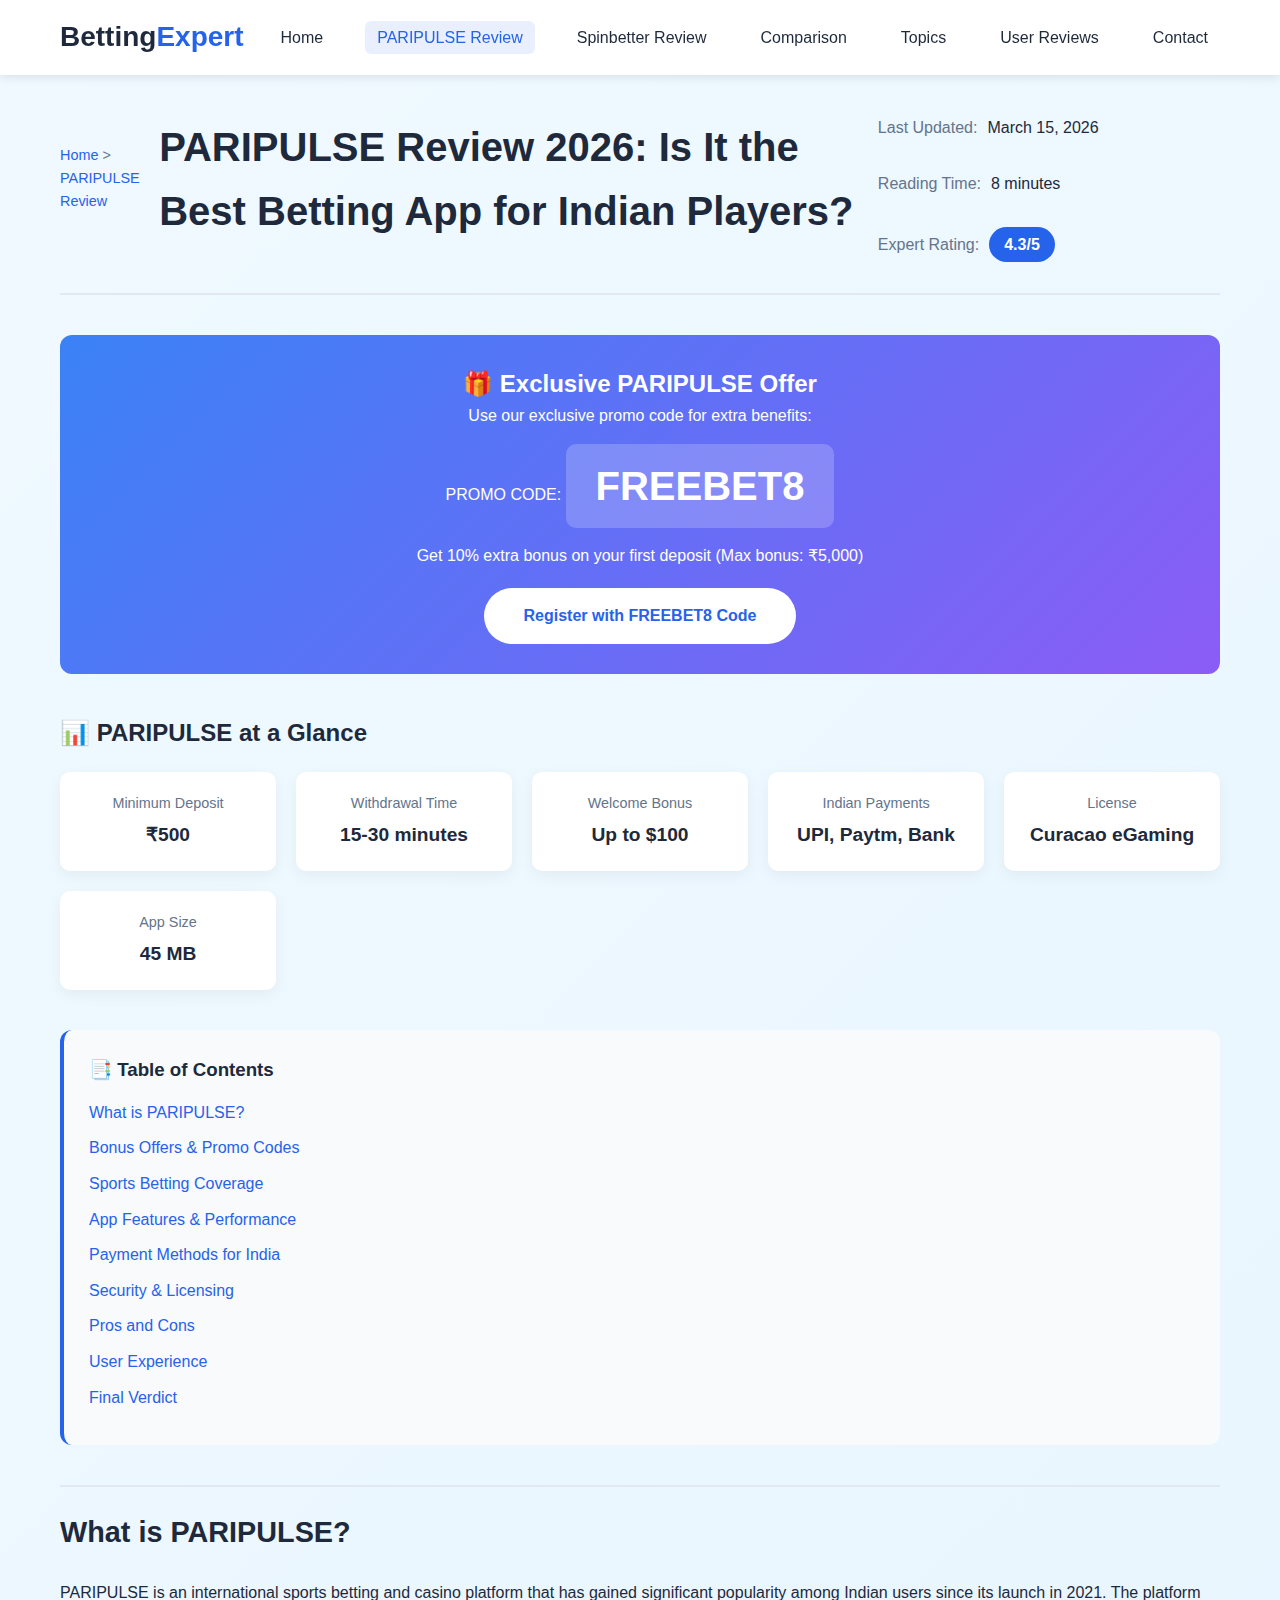
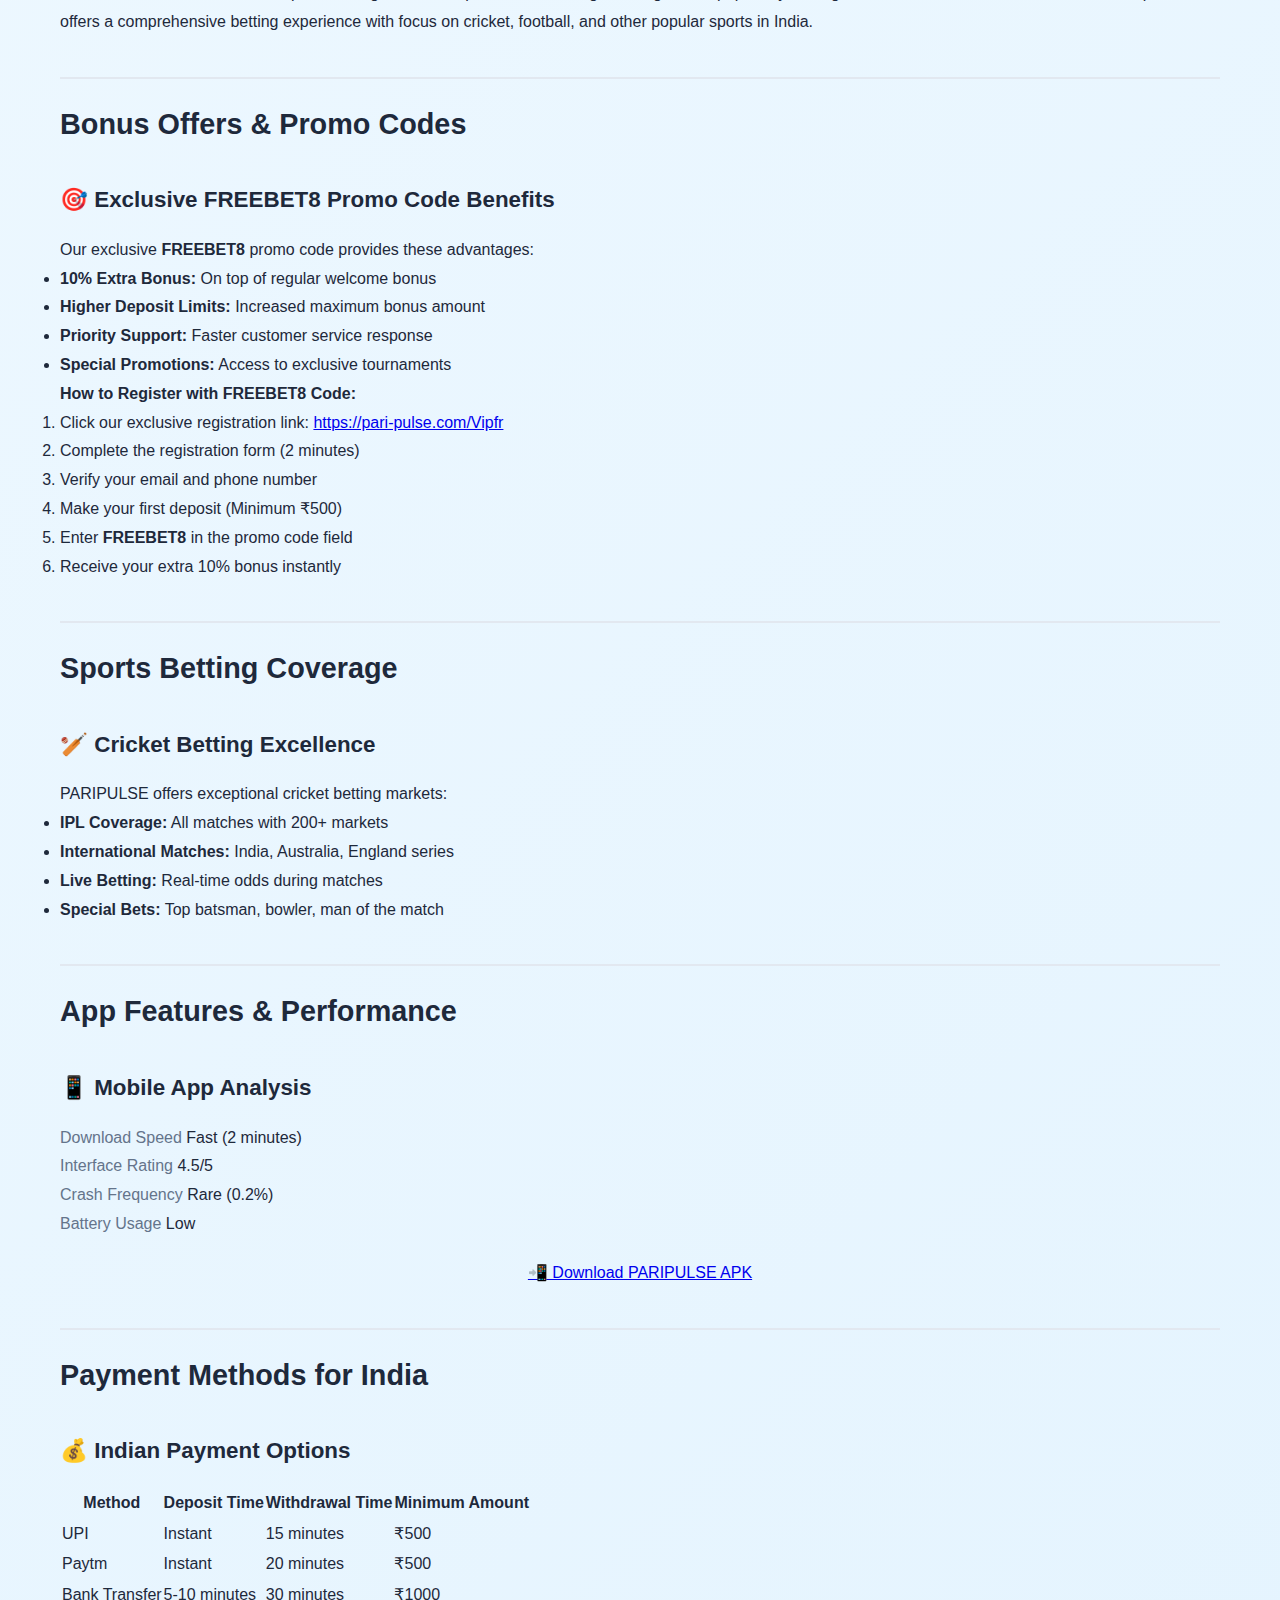
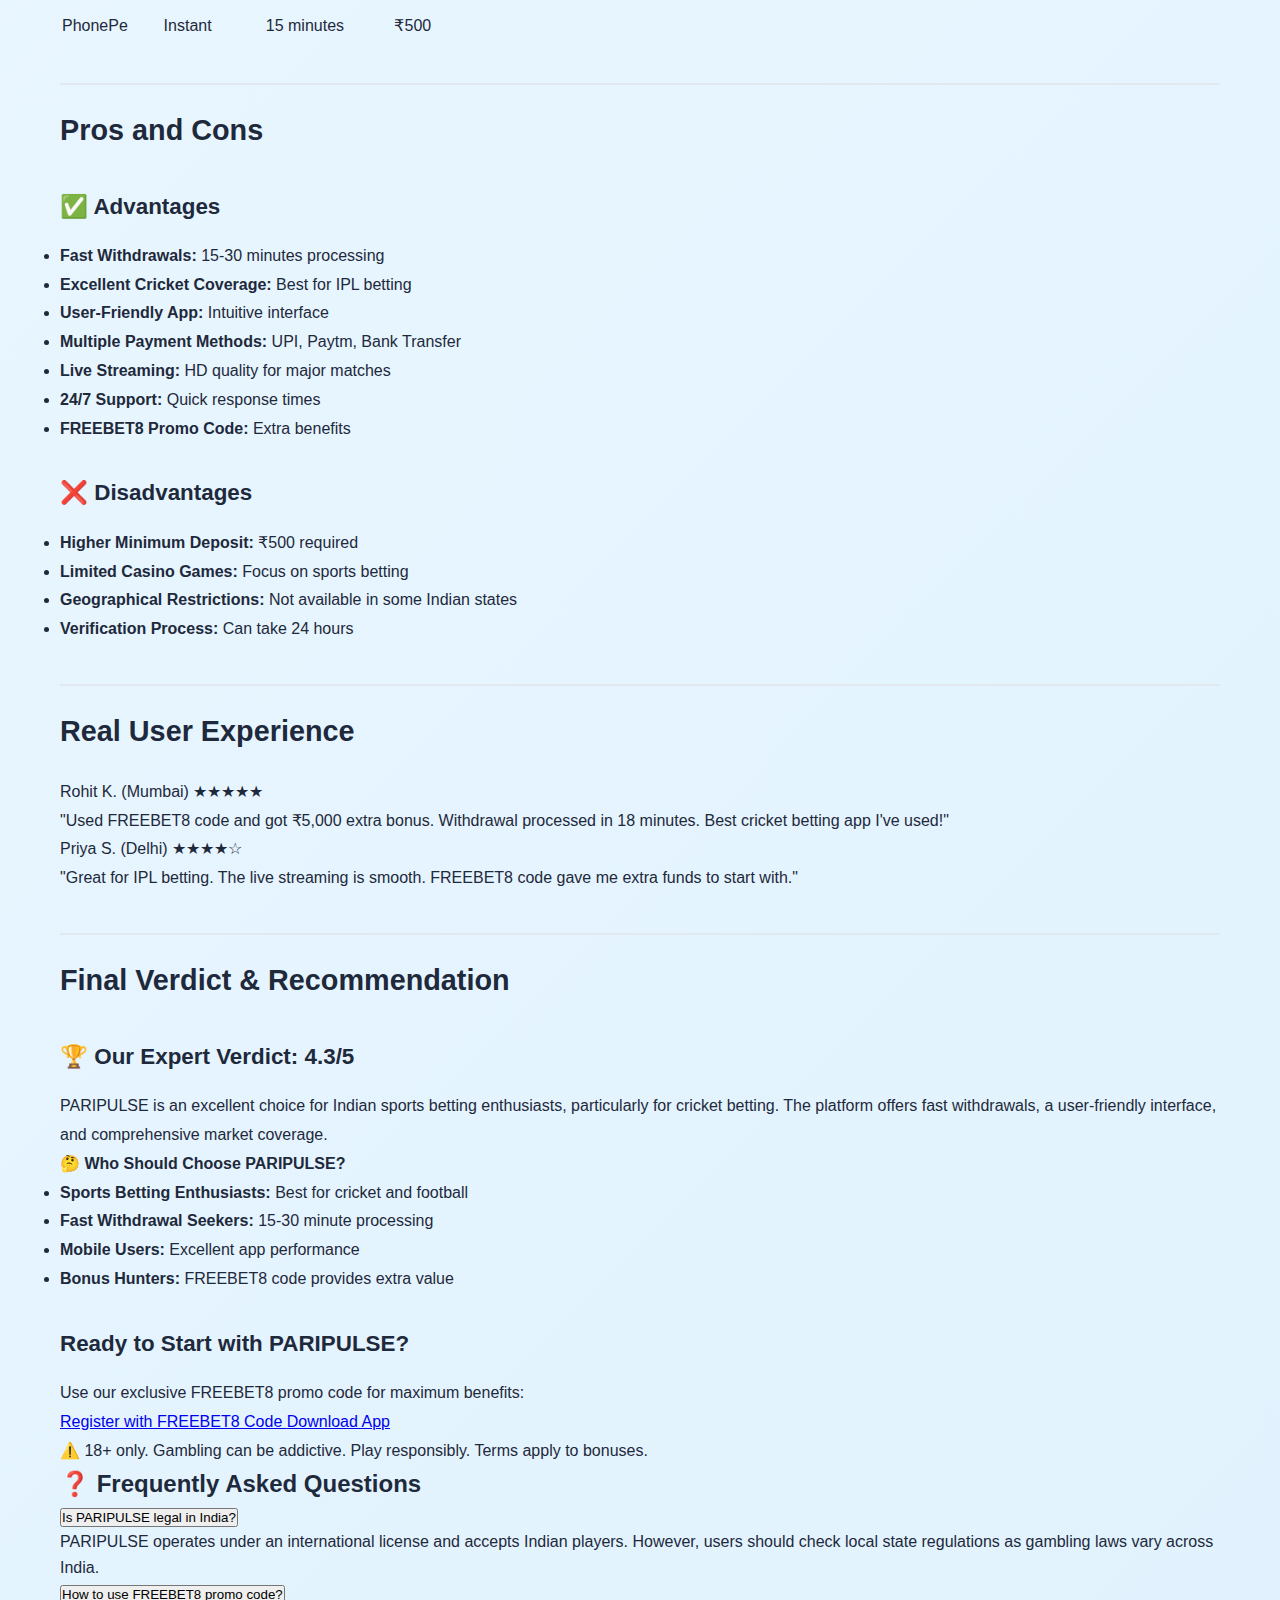
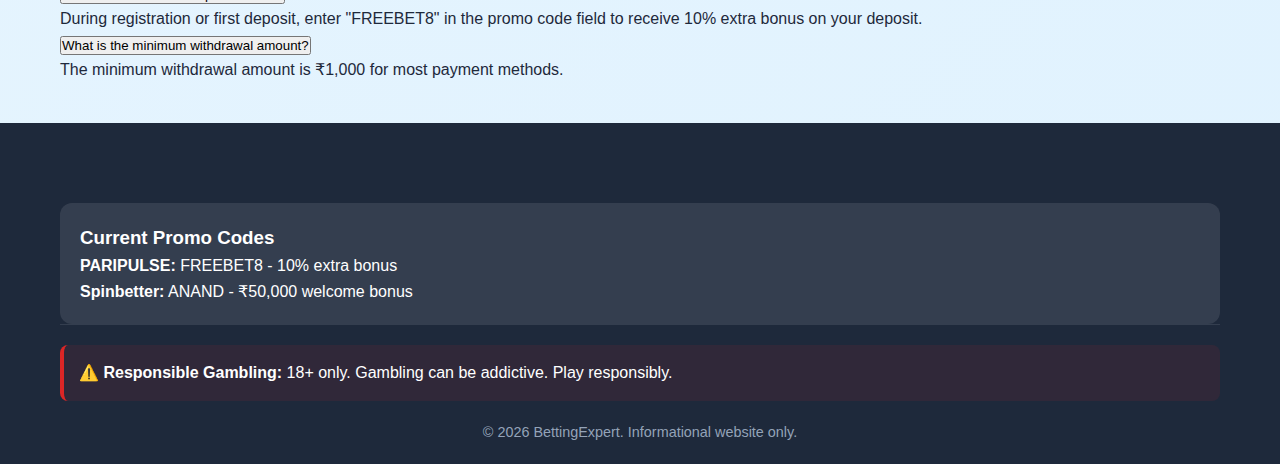
<file: Paripulse-review.html>
<!DOCTYPE html>
<html lang="en">
<head>
    <meta charset="UTF-8">
    <meta name="viewport" content="width=device-width, initial-scale=1.0">
    <title>PARIPULSE Complete Review 2026 | FREEBET8 Promo Code, App Download, Features</title>
    <meta name="description" content="Detailed PARIPULSE review: $100 welcome bonus with FREEBET8 promo code, fast withdrawals, Indian payment methods, app performance, and user experiences.">
    <meta name="keywords" content="PARIPULSE review, PARIPULSE promo code FREEBET8, PARIPULSE app download, PARIPULSE India, sports betting app, cricket betting">
    <link rel="stylesheet" href="style.css">
</head>
<body>
    <nav class="navbar">
        <div class="container">
            <a href="index.html" class="logo">Betting<span>Expert</span></a>
            <button class="menu-toggle" aria-label="Toggle menu">☰</button>
            <ul class="nav-links">
                <li><a href="index.html">Home</a></li>
                <li><a href="paripulse-review.html" class="active">PARIPULSE Review</a></li>
                <li><a href="spinbetter-review.html">Spinbetter Review</a></li>
                <li><a href="comparison.html">Comparison</a></li>
                <li><a href="topics.html">Topics</a></li>
                <li><a href="reviews.html">User Reviews</a></li>
                <li><a href="contact.html">Contact</a></li>
            </ul>
        </div>
    </nav>

    <main class="container">
        <article class="review-article">
            <!-- Review Header -->
            <header class="review-header">
                <div class="breadcrumb">
                    <a href="index.html">Home</a> > <a href="paripulse-review.html">PARIPULSE Review</a>
                </div>
                <h1>PARIPULSE Review 2026: Is It the Best Betting App for Indian Players?</h1>
                
                <div class="review-meta">
                    <div class="meta-item">
                        <span class="meta-label">Last Updated:</span>
                        <span class="meta-value">March 15, 2026</span>
                    </div>
                    <div class="meta-item">
                        <span class="meta-label">Reading Time:</span>
                        <span class="meta-value">8 minutes</span>
                    </div>
                    <div class="meta-item">
                        <span class="meta-label">Expert Rating:</span>
                        <div class="rating-badge">4.3/5</div>
                    </div>
                </div>
            </header>

            <!-- Promo Banner -->
            <div class="promo-banner-review">
                <div class="promo-content">
                    <h2>🎁 Exclusive PARIPULSE Offer</h2>
                    <p>Use our exclusive promo code for extra benefits:</p>
                    <div class="promo-highlight">
                        <span class="promo-label">PROMO CODE:</span>
                        <span class="promo-code-large">FREEBET8</span>
                    </div>
                    <p class="promo-details">Get 10% extra bonus on your first deposit (Max bonus: ₹5,000)</p>
                    <a href="https://pari-pulse.com/Vipfr" class="btn-promo" target="_blank" rel="nofollow">
                        Register with FREEBET8 Code
                    </a>
                </div>
            </div>

            <!-- Quick Facts -->
            <section class="quick-facts">
                <h2>📊 PARIPULSE at a Glance</h2>
                <div class="facts-grid">
                    <div class="fact">
                        <span class="fact-label">Minimum Deposit</span>
                        <span class="fact-value">₹500</span>
                    </div>
                    <div class="fact">
                        <span class="fact-label">Withdrawal Time</span>
                        <span class="fact-value">15-30 minutes</span>
                    </div>
                    <div class="fact">
                        <span class="fact-label">Welcome Bonus</span>
                        <span class="fact-value">Up to $100</span>
                    </div>
                    <div class="fact">
                        <span class="fact-label">Indian Payments</span>
                        <span class="fact-value">UPI, Paytm, Bank</span>
                    </div>
                    <div class="fact">
                        <span class="fact-label">License</span>
                        <span class="fact-value">Curacao eGaming</span>
                    </div>
                    <div class="fact">
                        <span class="fact-label">App Size</span>
                        <span class="fact-value">45 MB</span>
                    </div>
                </div>
            </section>

            <!-- Table of Contents -->
            <nav class="toc">
                <h3>📑 Table of Contents</h3>
                <ul>
                    <li><a href="#what-is-paripulse">What is PARIPULSE?</a></li>
                    <li><a href="#bonus-offers">Bonus Offers & Promo Codes</a></li>
                    <li><a href="#sports-coverage">Sports Betting Coverage</a></li>
                    <li><a href="#app-features">App Features & Performance</a></li>
                    <li><a href="#payment-methods">Payment Methods for India</a></li>
                    <li><a href="#security">Security & Licensing</a></li>
                    <li><a href="#pros-cons">Pros and Cons</a></li>
                    <li><a href="#user-experience">User Experience</a></li>
                    <li><a href="#verdict">Final Verdict</a></li>
                </ul>
            </nav>

            <!-- Main Content -->
            <section class="review-content">
                <h2 id="what-is-paripulse">What is PARIPULSE?</h2>
                <p>PARIPULSE is an international sports betting and casino platform that has gained significant popularity among Indian users since its launch in 2021. The platform offers a comprehensive betting experience with focus on cricket, football, and other popular sports in India.</p>

                <h2 id="bonus-offers">Bonus Offers & Promo Codes</h2>
                <div class="bonus-details">
                    <h3>🎯 Exclusive FREEBET8 Promo Code Benefits</h3>
                    <p>Our exclusive <strong>FREEBET8</strong> promo code provides these advantages:</p>
                    <ul>
                        <li><strong>10% Extra Bonus:</strong> On top of regular welcome bonus</li>
                        <li><strong>Higher Deposit Limits:</strong> Increased maximum bonus amount</li>
                        <li><strong>Priority Support:</strong> Faster customer service response</li>
                        <li><strong>Special Promotions:</strong> Access to exclusive tournaments</li>
                    </ul>
                    
                    <div class="registration-steps">
                        <h4>How to Register with FREEBET8 Code:</h4>
                        <ol>
                            <li>Click our exclusive registration link: <a href="https://pari-pulse.com/Vipfr" target="_blank" rel="nofollow">https://pari-pulse.com/Vipfr</a></li>
                            <li>Complete the registration form (2 minutes)</li>
                            <li>Verify your email and phone number</li>
                            <li>Make your first deposit (Minimum ₹500)</li>
                            <li>Enter <strong>FREEBET8</strong> in the promo code field</li>
                            <li>Receive your extra 10% bonus instantly</li>
                        </ol>
                    </div>
                </div>

                <h2 id="sports-coverage">Sports Betting Coverage</h2>
                <div class="sports-section">
                    <h3>🏏 Cricket Betting Excellence</h3>
                    <p>PARIPULSE offers exceptional cricket betting markets:</p>
                    <ul>
                        <li><strong>IPL Coverage:</strong> All matches with 200+ markets</li>
                        <li><strong>International Matches:</strong> India, Australia, England series</li>
                        <li><strong>Live Betting:</strong> Real-time odds during matches</li>
                        <li><strong>Special Bets:</strong> Top batsman, bowler, man of the match</li>
                    </ul>
                </div>

                <h2 id="app-features">App Features & Performance</h2>
                <div class="app-review">
                    <h3>📱 Mobile App Analysis</h3>
                    <div class="app-stats">
                        <div class="stat">
                            <span class="stat-label">Download Speed</span>
                            <span class="stat-value">Fast (2 minutes)</span>
                        </div>
                        <div class="stat">
                            <span class="stat-label">Interface Rating</span>
                            <span class="stat-value">4.5/5</span>
                        </div>
                        <div class="stat">
                            <span class="stat-label">Crash Frequency</span>
                            <span class="stat-value">Rare (0.2%)</span>
                        </div>
                        <div class="stat">
                            <span class="stat-label">Battery Usage</span>
                            <span class="stat-value">Low</span>
                        </div>
                    </div>
                    <div style="margin-top: 20px; text-align: center;">
                        <a href="https://pari-pulse.com/Vipfr-app" class="btn-download" target="_blank" rel="nofollow">📲 Download PARIPULSE APK</a>
                    </div>
                </div>

                <h2 id="payment-methods">Payment Methods for India</h2>
                <div class="payment-methods">
                    <h3>💰 Indian Payment Options</h3>
                    <table class="payment-table">
                        <thead>
                            <tr>
                                <th>Method</th>
                                <th>Deposit Time</th>
                                <th>Withdrawal Time</th>
                                <th>Minimum Amount</th>
                            </tr>
                        </thead>
                        <tbody>
                            <tr>
                                <td>UPI</td>
                                <td>Instant</td>
                                <td>15 minutes</td>
                                <td>₹500</td>
                            </tr>
                            <tr>
                                <td>Paytm</td>
                                <td>Instant</td>
                                <td>20 minutes</td>
                                <td>₹500</td>
                            </tr>
                            <tr>
                                <td>Bank Transfer</td>
                                <td>5-10 minutes</td>
                                <td>30 minutes</td>
                                <td>₹1000</td>
                            </tr>
                            <tr>
                                <td>PhonePe</td>
                                <td>Instant</td>
                                <td>15 minutes</td>
                                <td>₹500</td>
                            </tr>
                        </tbody>
                    </table>
                </div>

                <h2 id="pros-cons">Pros and Cons</h2>
                <div class="pros-cons-section">
                    <div class="pros">
                        <h3>✅ Advantages</h3>
                        <ul>
                            <li><strong>Fast Withdrawals:</strong> 15-30 minutes processing</li>
                            <li><strong>Excellent Cricket Coverage:</strong> Best for IPL betting</li>
                            <li><strong>User-Friendly App:</strong> Intuitive interface</li>
                            <li><strong>Multiple Payment Methods:</strong> UPI, Paytm, Bank Transfer</li>
                            <li><strong>Live Streaming:</strong> HD quality for major matches</li>
                            <li><strong>24/7 Support:</strong> Quick response times</li>
                            <li><strong>FREEBET8 Promo Code:</strong> Extra benefits</li>
                        </ul>
                    </div>
                    <div class="cons">
                        <h3>❌ Disadvantages</h3>
                        <ul>
                            <li><strong>Higher Minimum Deposit:</strong> ₹500 required</li>
                            <li><strong>Limited Casino Games:</strong> Focus on sports betting</li>
                            <li><strong>Geographical Restrictions:</strong> Not available in some Indian states</li>
                            <li><strong>Verification Process:</strong> Can take 24 hours</li>
                        </ul>
                    </div>
                </div>

                <h2 id="user-experience">Real User Experience</h2>
                <div class="user-testimonials">
                    <div class="testimonial">
                        <div class="testimonial-header">
                            <span class="user-name">Rohit K. (Mumbai)</span>
                            <span class="rating">★★★★★</span>
                        </div>
                        <p class="testimonial-text">"Used FREEBET8 code and got ₹5,000 extra bonus. Withdrawal processed in 18 minutes. Best cricket betting app I've used!"</p>
                    </div>
                    <div class="testimonial">
                        <div class="testimonial-header">
                            <span class="user-name">Priya S. (Delhi)</span>
                            <span class="rating">★★★★☆</span>
                        </div>
                        <p class="testimonial-text">"Great for IPL betting. The live streaming is smooth. FREEBET8 code gave me extra funds to start with."</p>
                    </div>
                </div>

                <h2 id="verdict">Final Verdict & Recommendation</h2>
                <div class="verdict-section">
                    <div class="verdict-content">
                        <h3>🏆 Our Expert Verdict: 4.3/5</h3>
                        <p>PARIPULSE is an excellent choice for Indian sports betting enthusiasts, particularly for cricket betting. The platform offers fast withdrawals, a user-friendly interface, and comprehensive market coverage.</p>
                        
                        <div class="recommendation-box">
                            <h4>🤔 Who Should Choose PARIPULSE?</h4>
                            <ul>
                                <li><strong>Sports Betting Enthusiasts:</strong> Best for cricket and football</li>
                                <li><strong>Fast Withdrawal Seekers:</strong> 15-30 minute processing</li>
                                <li><strong>Mobile Users:</strong> Excellent app performance</li>
                                <li><strong>Bonus Hunters:</strong> FREEBET8 code provides extra value</li>
                            </ul>
                        </div>

                        <div class="cta-final">
                            <h3>Ready to Start with PARIPULSE?</h3>
                            <p>Use our exclusive FREEBET8 promo code for maximum benefits:</p>
                            <div class="final-buttons">
                                <a href="https://pari-pulse.com/Vipfr" class="btn-register" target="_blank" rel="nofollow">
                                    Register with FREEBET8 Code
                                </a>
                                <a href="https://pari-pulse.com/Vipfr-app" class="btn-download" target="_blank" rel="nofollow">
                                    Download App
                                </a>
                            </div>
                            <p class="terms-note">⚠️ 18+ only. Gambling can be addictive. Play responsibly. Terms apply to bonuses.</p>
                        </div>
                    </div>
                </div>
            </section>

            <!-- FAQ Section -->
            <section class="faq-section">
                <h2>❓ Frequently Asked Questions</h2>
                <div class="faq">
                    <div class="faq-item">
                        <button class="faq-question">Is PARIPULSE legal in India?</button>
                        <div class="faq-answer">
                            <p>PARIPULSE operates under an international license and accepts Indian players. However, users should check local state regulations as gambling laws vary across India.</p>
                        </div>
                    </div>
                    <div class="faq-item">
                        <button class="faq-question">How to use FREEBET8 promo code?</button>
                        <div class="faq-answer">
                            <p>During registration or first deposit, enter "FREEBET8" in the promo code field to receive 10% extra bonus on your deposit.</p>
                        </div>
                    </div>
                    <div class="faq-item">
                        <button class="faq-question">What is the minimum withdrawal amount?</button>
                        <div class="faq-answer">
                            <p>The minimum withdrawal amount is ₹1,000 for most payment methods.</p>
                        </div>
                    </div>
                </div>
            </section>
        </article>
    </main>

    <footer class="footer">
        <div class="container">
            <div class="footer-promo">
                <h3>Current Promo Codes</h3>
                <p><strong>PARIPULSE:</strong> FREEBET8 - 10% extra bonus</p>
                <p><strong>Spinbetter:</strong> ANAND - ₹50,000 welcome bonus</p>
            </div>
            <div class="footer-bottom">
                <div class="disclaimer">
                    <p>⚠️ <strong>Responsible Gambling:</strong> 18+ only. Gambling can be addictive. Play responsibly.</p>
                </div>
                <div class="copyright">
                    <p>© 2026 BettingExpert. Informational website only.</p>
                </div>
            </div>
        </div>
    </footer>

    <script>
        // FAQ Toggle
        document.querySelectorAll('.faq-question').forEach(button => {
            button.addEventListener('click', () => {
                const answer = button.nextElementSibling;
                answer.style.display = answer.style.display === 'block' ? 'none' : 'block';
            });
        });

        // Promo code copy
        document.querySelector('.promo-code-large').addEventListener('click', function() {
            navigator.clipboard.writeText('FREEBET8');
            const original = this.textContent;
            this.textContent = 'Copied!';
            setTimeout(() => {
                this.textContent = original;
            }, 2000);
        });
    </script>
    <style>
        /* Review Page Specific Styles */
        .review-article {
            padding: 40px 0;
        }

        .review-header {
            margin-bottom: 40px;
            border-bottom: 2px solid #e2e8f0;
            padding-bottom: 30px;
        }

        .breadcrumb {
            color: #64748b;
            font-size: 0.9rem;
            margin-bottom: 20px;
        }

        .breadcrumb a {
            color: var(--primary-color);
            text-decoration: none;
        }

        .review-header h1 {
            font-size: 2.5rem;
            color: var(--dark-color);
            margin-bottom: 20px;
        }

        .review-meta {
            display: flex;
            gap: 30px;
            flex-wrap: wrap;
        }

        .meta-item {
            display: flex;
            align-items: center;
            gap: 10px;
        }

        .meta-label {
            color: #64748b;
            font-weight: 500;
        }

        .rating-badge {
            background: var(--primary-color);
            color: white;
            padding: 5px 15px;
            border-radius: 20px;
            font-weight: 600;
        }

        .promo-banner-review {
            background: linear-gradient(135deg, #3b82f6, #8b5cf6);
            color: white;
            padding: 30px;
            border-radius: var(--border-radius);
            margin-bottom: 40px;
            text-align: center;
        }

        .promo-code-large {
            font-size: 2.5rem;
            font-weight: 800;
            background: rgba(255, 255, 255, 0.2);
            padding: 10px 30px;
            border-radius: 10px;
            display: inline-block;
            margin: 15px 0;
            cursor: pointer;
            transition: var(--transition);
        }

        .promo-code-large:hover {
            background: rgba(255, 255, 255, 0.3);
        }

        .btn-promo {
            display: inline-block;
            background: white;
            color: var(--primary-color);
            padding: 15px 40px;
            border-radius: 50px;
            text-decoration: none;
            font-weight: 600;
            margin-top: 20px;
            transition: var(--transition);
        }

        .btn-promo:hover {
            transform: translateY(-3px);
            box-shadow: 0 10px 20px rgba(0, 0, 0, 0.2);
        }

        .quick-facts {
            margin: 40px 0;
        }

        .facts-grid {
            display: grid;
            grid-template-columns: repeat(auto-fit, minmax(200px, 1fr));
            gap: 20px;
            margin-top: 20px;
        }

        .fact {
            background: white;
            padding: 20px;
            border-radius: 10px;
            text-align: center;
            box-shadow: 0 5px 15px rgba(0, 0, 0, 0.05);
        }

        .fact-label {
            display: block;
            color: #64748b;
            font-size: 0.9rem;
            margin-bottom: 5px;
        }

        .fact-value {
            display: block;
            font-size: 1.2rem;
            font-weight: 600;
            color: var(--dark-color);
        }

        .toc {
            background: #f8fafc;
            padding: 25px;
            border-radius: var(--border-radius);
            margin: 40px 0;
            border-left: 4px solid var(--primary-color);
        }

        .toc h3 {
            margin-bottom: 15px;
            color: var(--dark-color);
        }

        .toc ul {
            list-style: none;
            padding-left: 0;
        }

        .toc li {
            margin-bottom: 10px;
        }

        .toc a {
            color: var(--primary-color);
            text-decoration: none;
            transition: var(--transition);
        }

        .toc a:hover {
            color: #1d4ed8;
            padding-left: 5px;
        }

        .review-content {
            line-height: 1.8;
        }

        .review-content h2 {
            font-size: 1.8rem;
            margin: 40px 0 20px;
            color: var(--dark-color);
            padding-top: 20px;
            border-top: 2px solid #e2e8f0;
        }

        .review-content h3 {
            font-size: 1.4rem;
            margin: 30px 0 15px;
            color: var(--dark-color);
</file>
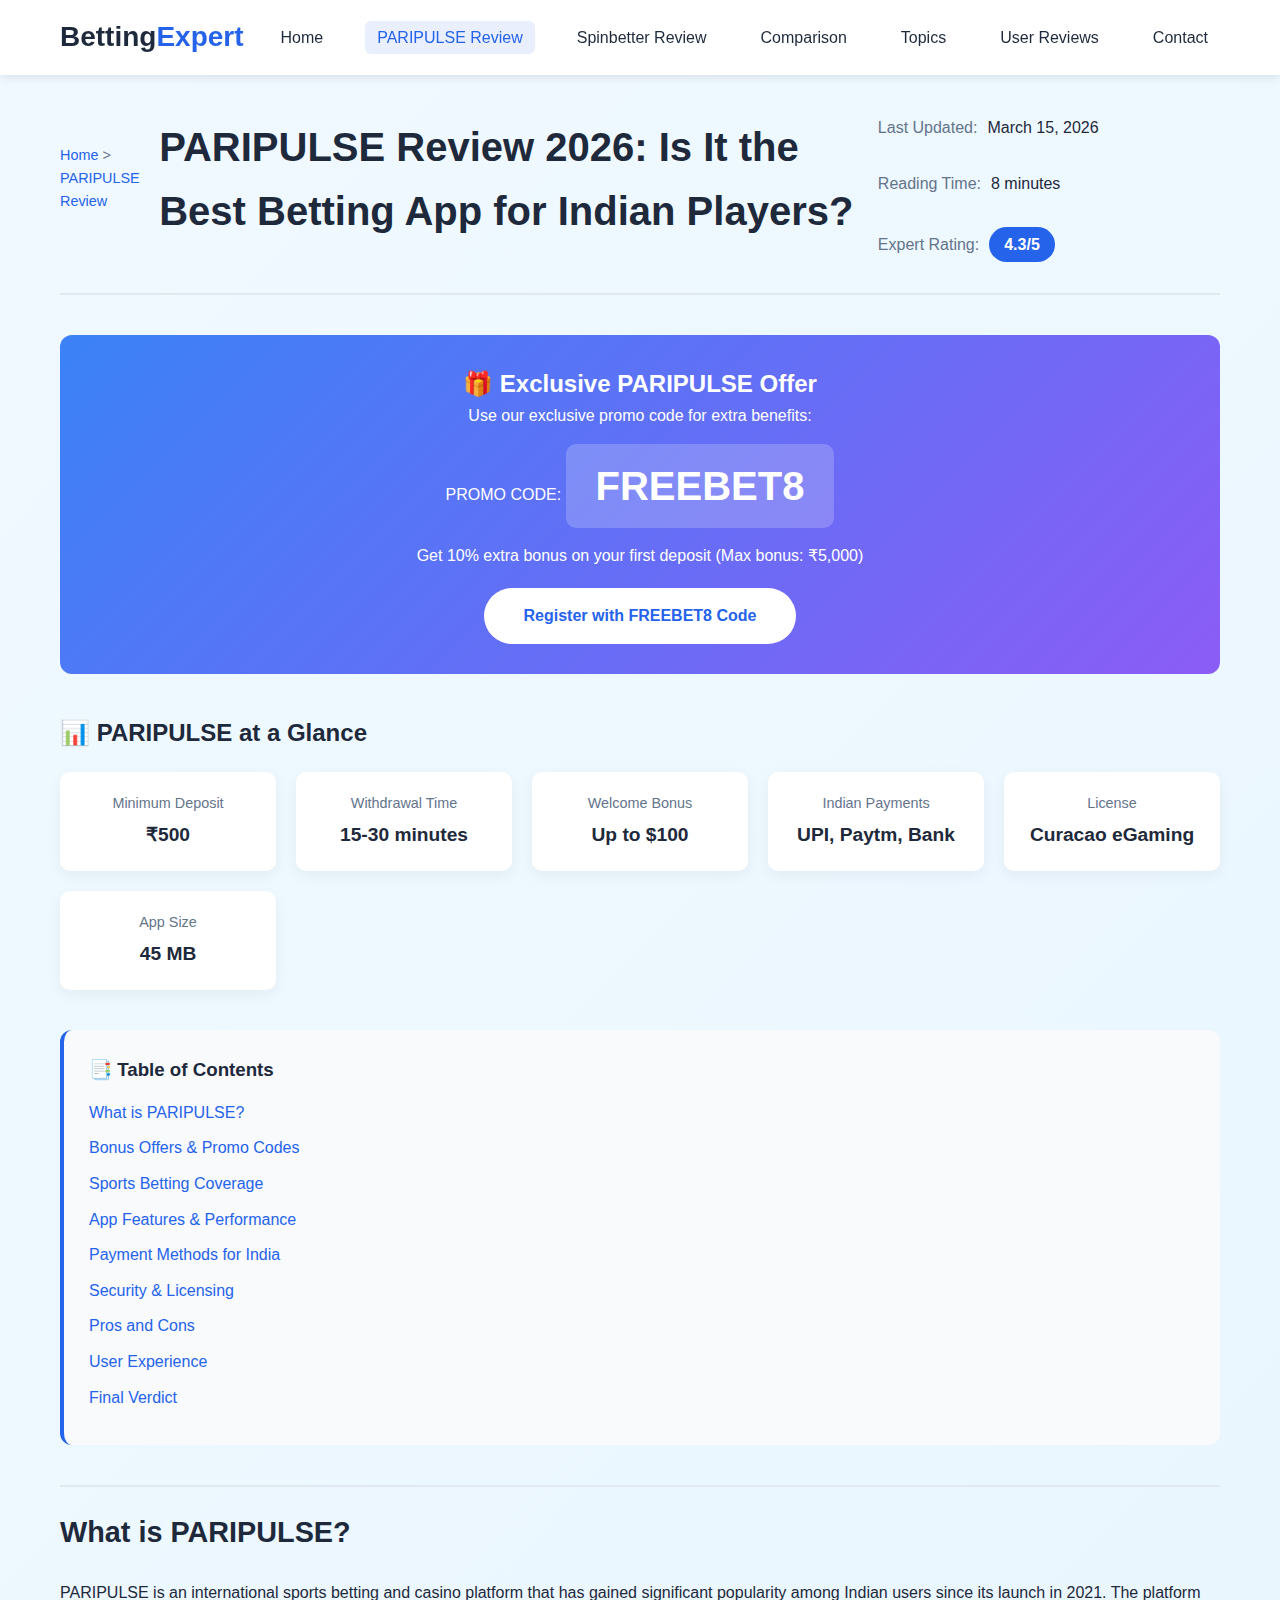
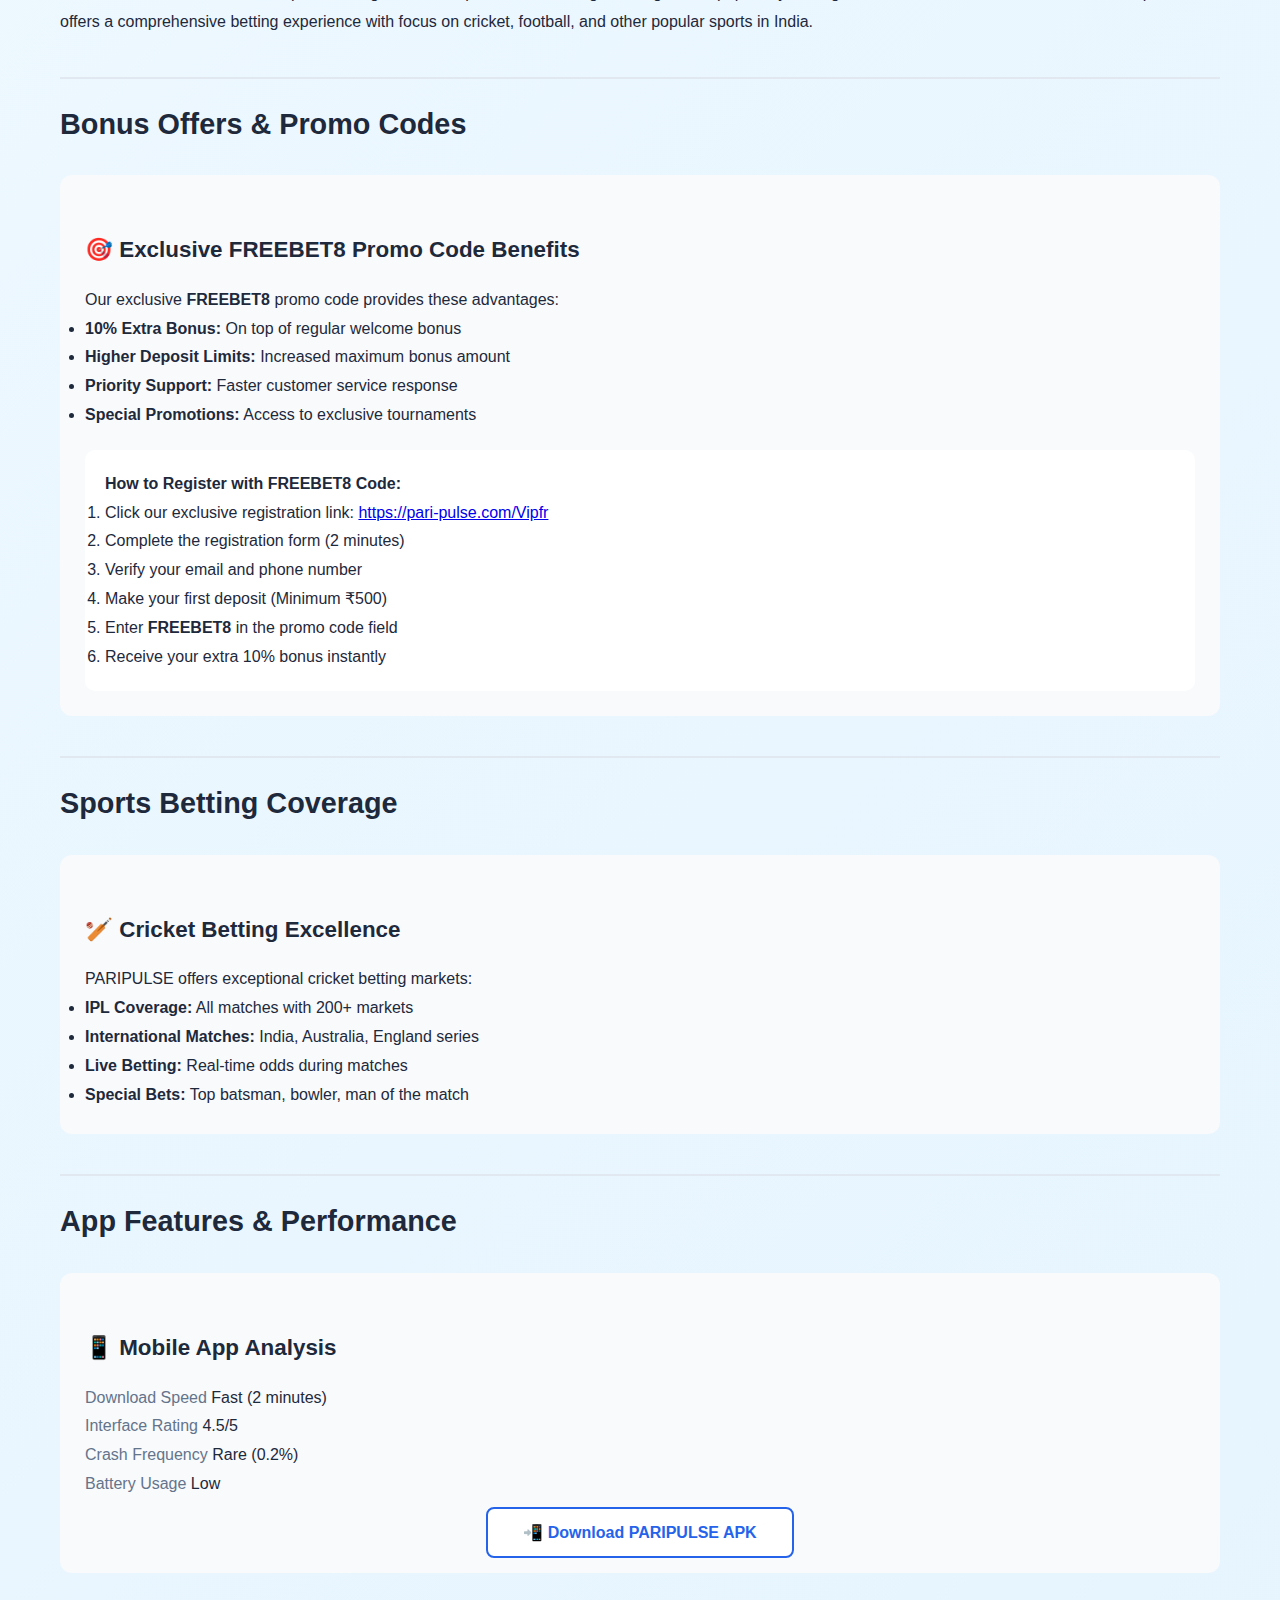
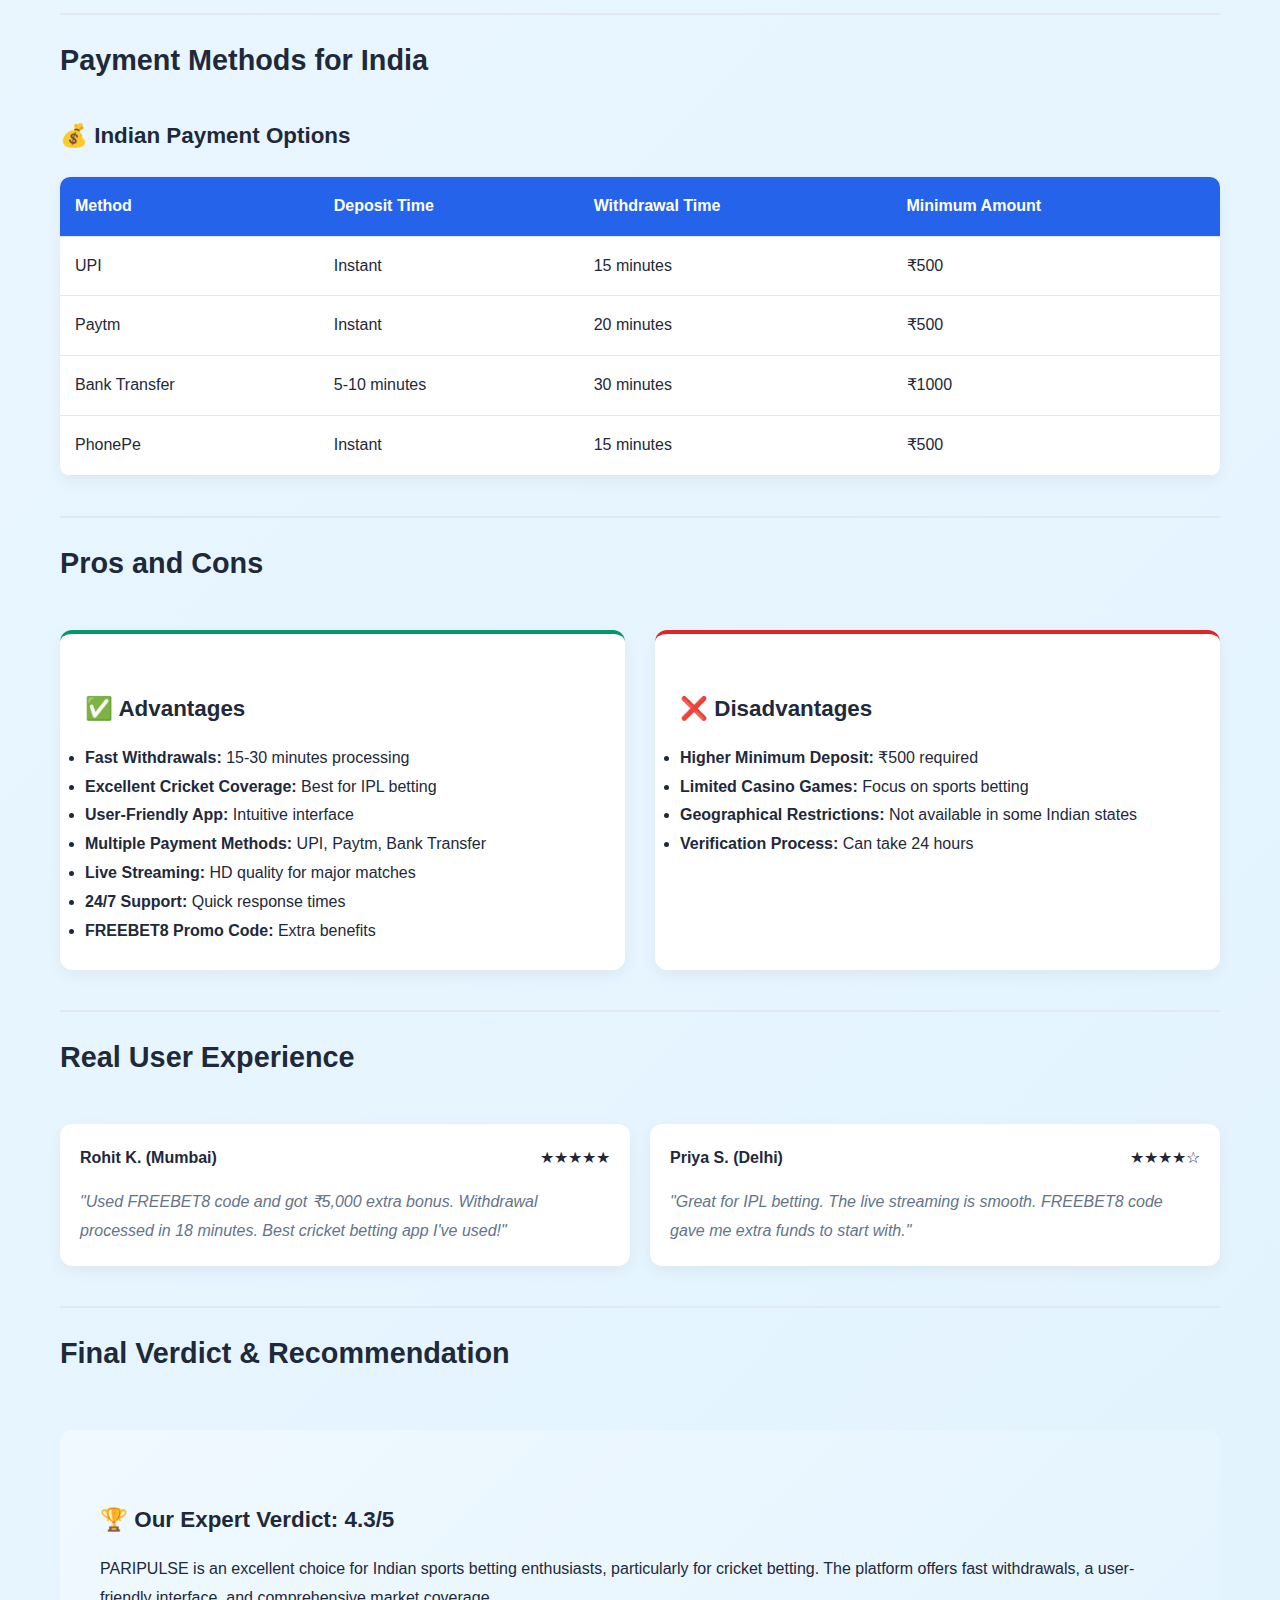
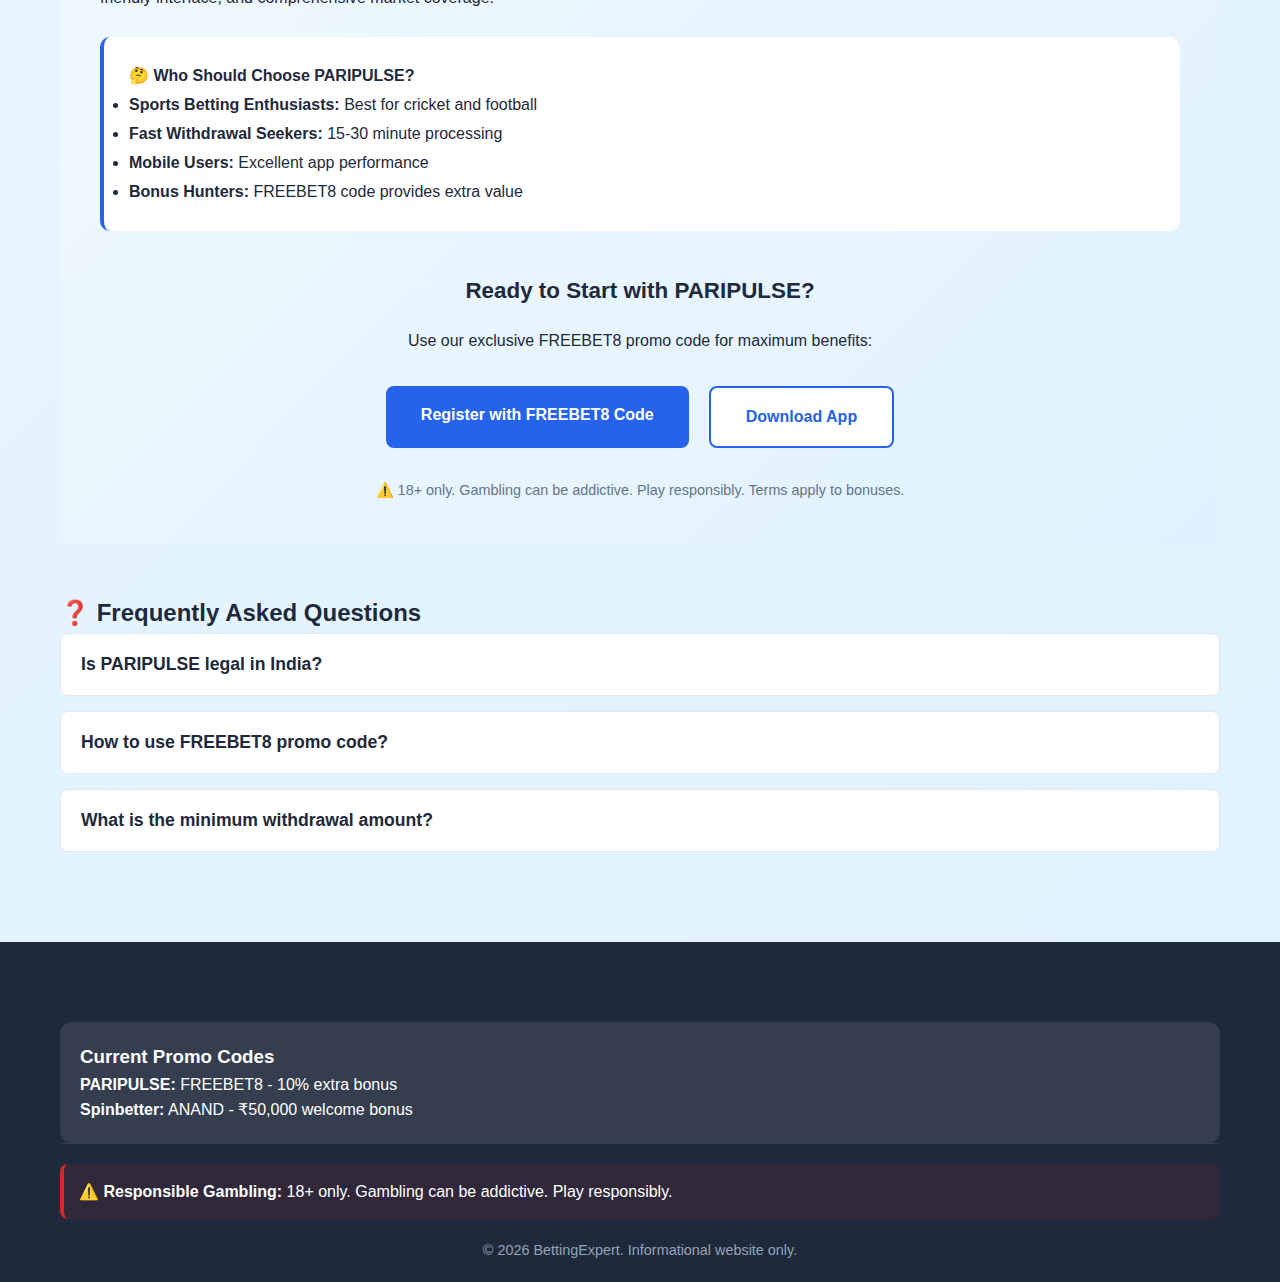
<file: paripulse-review.html>
<!DOCTYPE html>
<html lang="en">
<head>
    <meta charset="UTF-8">
    <meta name="viewport" content="width=device-width, initial-scale=1.0">
    <title>PARIPULSE Complete Review 2026 | FREEBET8 Promo Code, App Download, Features</title>
    <meta name="description" content="Detailed PARIPULSE review: $100 welcome bonus with FREEBET8 promo code, fast withdrawals, Indian payment methods, app performance, and user experiences.">
    <meta name="keywords" content="PARIPULSE review, PARIPULSE promo code FREEBET8, PARIPULSE app download, PARIPULSE India, sports betting app, cricket betting">
    <link rel="stylesheet" href="style.css">
</head>
<body>
    <nav class="navbar">
        <div class="container">
            <a href="index.html" class="logo">Betting<span>Expert</span></a>
            <button class="menu-toggle" aria-label="Toggle menu">☰</button>
            <ul class="nav-links">
                <li><a href="index.html">Home</a></li>
                <li><a href="paripulse-review.html" class="active">PARIPULSE Review</a></li>
                <li><a href="spinbetter-review.html">Spinbetter Review</a></li>
                <li><a href="comparison.html">Comparison</a></li>
                <li><a href="topics.html">Topics</a></li>
                <li><a href="reviews.html">User Reviews</a></li>
                <li><a href="contact.html">Contact</a></li>
            </ul>
        </div>
    </nav>

    <main class="container">
        <article class="review-article">
            <!-- Review Header -->
            <header class="review-header">
                <div class="breadcrumb">
                    <a href="index.html">Home</a> > <a href="paripulse-review.html">PARIPULSE Review</a>
                </div>
                <h1>PARIPULSE Review 2026: Is It the Best Betting App for Indian Players?</h1>
                
                <div class="review-meta">
                    <div class="meta-item">
                        <span class="meta-label">Last Updated:</span>
                        <span class="meta-value">March 15, 2026</span>
                    </div>
                    <div class="meta-item">
                        <span class="meta-label">Reading Time:</span>
                        <span class="meta-value">8 minutes</span>
                    </div>
                    <div class="meta-item">
                        <span class="meta-label">Expert Rating:</span>
                        <div class="rating-badge">4.3/5</div>
                    </div>
                </div>
            </header>

            <!-- Promo Banner -->
            <div class="promo-banner-review">
                <div class="promo-content">
                    <h2>🎁 Exclusive PARIPULSE Offer</h2>
                    <p>Use our exclusive promo code for extra benefits:</p>
                    <div class="promo-highlight">
                        <span class="promo-label">PROMO CODE:</span>
                        <span class="promo-code-large">FREEBET8</span>
                    </div>
                    <p class="promo-details">Get 10% extra bonus on your first deposit (Max bonus: ₹5,000)</p>
                    <a href="https://pari-pulse.com/Vipfr" class="btn-promo" target="_blank" rel="nofollow">
                        Register with FREEBET8 Code
                    </a>
                </div>
            </div>

            <!-- Quick Facts -->
            <section class="quick-facts">
                <h2>📊 PARIPULSE at a Glance</h2>
                <div class="facts-grid">
                    <div class="fact">
                        <span class="fact-label">Minimum Deposit</span>
                        <span class="fact-value">₹500</span>
                    </div>
                    <div class="fact">
                        <span class="fact-label">Withdrawal Time</span>
                        <span class="fact-value">15-30 minutes</span>
                    </div>
                    <div class="fact">
                        <span class="fact-label">Welcome Bonus</span>
                        <span class="fact-value">Up to $100</span>
                    </div>
                    <div class="fact">
                        <span class="fact-label">Indian Payments</span>
                        <span class="fact-value">UPI, Paytm, Bank</span>
                    </div>
                    <div class="fact">
                        <span class="fact-label">License</span>
                        <span class="fact-value">Curacao eGaming</span>
                    </div>
                    <div class="fact">
                        <span class="fact-label">App Size</span>
                        <span class="fact-value">45 MB</span>
                    </div>
                </div>
            </section>

            <!-- Table of Contents -->
            <nav class="toc">
                <h3>📑 Table of Contents</h3>
                <ul>
                    <li><a href="#what-is-paripulse">What is PARIPULSE?</a></li>
                    <li><a href="#bonus-offers">Bonus Offers & Promo Codes</a></li>
                    <li><a href="#sports-coverage">Sports Betting Coverage</a></li>
                    <li><a href="#app-features">App Features & Performance</a></li>
                    <li><a href="#payment-methods">Payment Methods for India</a></li>
                    <li><a href="#security">Security & Licensing</a></li>
                    <li><a href="#pros-cons">Pros and Cons</a></li>
                    <li><a href="#user-experience">User Experience</a></li>
                    <li><a href="#verdict">Final Verdict</a></li>
                </ul>
            </nav>

            <!-- Main Content -->
            <section class="review-content">
                <h2 id="what-is-paripulse">What is PARIPULSE?</h2>
                <p>PARIPULSE is an international sports betting and casino platform that has gained significant popularity among Indian users since its launch in 2021. The platform offers a comprehensive betting experience with focus on cricket, football, and other popular sports in India.</p>

                <h2 id="bonus-offers">Bonus Offers & Promo Codes</h2>
                <div class="bonus-details">
                    <h3>🎯 Exclusive FREEBET8 Promo Code Benefits</h3>
                    <p>Our exclusive <strong>FREEBET8</strong> promo code provides these advantages:</p>
                    <ul>
                        <li><strong>10% Extra Bonus:</strong> On top of regular welcome bonus</li>
                        <li><strong>Higher Deposit Limits:</strong> Increased maximum bonus amount</li>
                        <li><strong>Priority Support:</strong> Faster customer service response</li>
                        <li><strong>Special Promotions:</strong> Access to exclusive tournaments</li>
                    </ul>
                    
                    <div class="registration-steps">
                        <h4>How to Register with FREEBET8 Code:</h4>
                        <ol>
                            <li>Click our exclusive registration link: <a href="https://pari-pulse.com/Vipfr" target="_blank" rel="nofollow">https://pari-pulse.com/Vipfr</a></li>
                            <li>Complete the registration form (2 minutes)</li>
                            <li>Verify your email and phone number</li>
                            <li>Make your first deposit (Minimum ₹500)</li>
                            <li>Enter <strong>FREEBET8</strong> in the promo code field</li>
                            <li>Receive your extra 10% bonus instantly</li>
                        </ol>
                    </div>
                </div>

                <h2 id="sports-coverage">Sports Betting Coverage</h2>
                <div class="sports-section">
                    <h3>🏏 Cricket Betting Excellence</h3>
                    <p>PARIPULSE offers exceptional cricket betting markets:</p>
                    <ul>
                        <li><strong>IPL Coverage:</strong> All matches with 200+ markets</li>
                        <li><strong>International Matches:</strong> India, Australia, England series</li>
                        <li><strong>Live Betting:</strong> Real-time odds during matches</li>
                        <li><strong>Special Bets:</strong> Top batsman, bowler, man of the match</li>
                    </ul>
                </div>

                <h2 id="app-features">App Features & Performance</h2>
                <div class="app-review">
                    <h3>📱 Mobile App Analysis</h3>
                    <div class="app-stats">
                        <div class="stat">
                            <span class="stat-label">Download Speed</span>
                            <span class="stat-value">Fast (2 minutes)</span>
                        </div>
                        <div class="stat">
                            <span class="stat-label">Interface Rating</span>
                            <span class="stat-value">4.5/5</span>
                        </div>
                        <div class="stat">
                            <span class="stat-label">Crash Frequency</span>
                            <span class="stat-value">Rare (0.2%)</span>
                        </div>
                        <div class="stat">
                            <span class="stat-label">Battery Usage</span>
                            <span class="stat-value">Low</span>
                        </div>
                    </div>
                    <div style="margin-top: 20px; text-align: center;">
                        <a href="https://pari-pulse.com/Vipfr-app" class="btn-download" target="_blank" rel="nofollow">📲 Download PARIPULSE APK</a>
                    </div>
                </div>

                <h2 id="payment-methods">Payment Methods for India</h2>
                <div class="payment-methods">
                    <h3>💰 Indian Payment Options</h3>
                    <table class="payment-table">
                        <thead>
                            <tr>
                                <th>Method</th>
                                <th>Deposit Time</th>
                                <th>Withdrawal Time</th>
                                <th>Minimum Amount</th>
                            </tr>
                        </thead>
                        <tbody>
                            <tr>
                                <td>UPI</td>
                                <td>Instant</td>
                                <td>15 minutes</td>
                                <td>₹500</td>
                            </tr>
                            <tr>
                                <td>Paytm</td>
                                <td>Instant</td>
                                <td>20 minutes</td>
                                <td>₹500</td>
                            </tr>
                            <tr>
                                <td>Bank Transfer</td>
                                <td>5-10 minutes</td>
                                <td>30 minutes</td>
                                <td>₹1000</td>
                            </tr>
                            <tr>
                                <td>PhonePe</td>
                                <td>Instant</td>
                                <td>15 minutes</td>
                                <td>₹500</td>
                            </tr>
                        </tbody>
                    </table>
                </div>

                <h2 id="pros-cons">Pros and Cons</h2>
                <div class="pros-cons-section">
                    <div class="pros">
                        <h3>✅ Advantages</h3>
                        <ul>
                            <li><strong>Fast Withdrawals:</strong> 15-30 minutes processing</li>
                            <li><strong>Excellent Cricket Coverage:</strong> Best for IPL betting</li>
                            <li><strong>User-Friendly App:</strong> Intuitive interface</li>
                            <li><strong>Multiple Payment Methods:</strong> UPI, Paytm, Bank Transfer</li>
                            <li><strong>Live Streaming:</strong> HD quality for major matches</li>
                            <li><strong>24/7 Support:</strong> Quick response times</li>
                            <li><strong>FREEBET8 Promo Code:</strong> Extra benefits</li>
                        </ul>
                    </div>
                    <div class="cons">
                        <h3>❌ Disadvantages</h3>
                        <ul>
                            <li><strong>Higher Minimum Deposit:</strong> ₹500 required</li>
                            <li><strong>Limited Casino Games:</strong> Focus on sports betting</li>
                            <li><strong>Geographical Restrictions:</strong> Not available in some Indian states</li>
                            <li><strong>Verification Process:</strong> Can take 24 hours</li>
                        </ul>
                    </div>
                </div>

                <h2 id="user-experience">Real User Experience</h2>
                <div class="user-testimonials">
                    <div class="testimonial">
                        <div class="testimonial-header">
                            <span class="user-name">Rohit K. (Mumbai)</span>
                            <span class="rating">★★★★★</span>
                        </div>
                        <p class="testimonial-text">"Used FREEBET8 code and got ₹5,000 extra bonus. Withdrawal processed in 18 minutes. Best cricket betting app I've used!"</p>
                    </div>
                    <div class="testimonial">
                        <div class="testimonial-header">
                            <span class="user-name">Priya S. (Delhi)</span>
                            <span class="rating">★★★★☆</span>
                        </div>
                        <p class="testimonial-text">"Great for IPL betting. The live streaming is smooth. FREEBET8 code gave me extra funds to start with."</p>
                    </div>
                </div>

                <h2 id="verdict">Final Verdict & Recommendation</h2>
                <div class="verdict-section">
                    <div class="verdict-content">
                        <h3>🏆 Our Expert Verdict: 4.3/5</h3>
                        <p>PARIPULSE is an excellent choice for Indian sports betting enthusiasts, particularly for cricket betting. The platform offers fast withdrawals, a user-friendly interface, and comprehensive market coverage.</p>
                        
                        <div class="recommendation-box">
                            <h4>🤔 Who Should Choose PARIPULSE?</h4>
                            <ul>
                                <li><strong>Sports Betting Enthusiasts:</strong> Best for cricket and football</li>
                                <li><strong>Fast Withdrawal Seekers:</strong> 15-30 minute processing</li>
                                <li><strong>Mobile Users:</strong> Excellent app performance</li>
                                <li><strong>Bonus Hunters:</strong> FREEBET8 code provides extra value</li>
                            </ul>
                        </div>

                        <div class="cta-final">
                            <h3>Ready to Start with PARIPULSE?</h3>
                            <p>Use our exclusive FREEBET8 promo code for maximum benefits:</p>
                            <div class="final-buttons">
                                <a href="https://pari-pulse.com/Vipfr" class="btn-register" target="_blank" rel="nofollow">
                                    Register with FREEBET8 Code
                                </a>
                                <a href="https://pari-pulse.com/Vipfr-app" class="btn-download" target="_blank" rel="nofollow">
                                    Download App
                                </a>
                            </div>
                            <p class="terms-note">⚠️ 18+ only. Gambling can be addictive. Play responsibly. Terms apply to bonuses.</p>
                        </div>
                    </div>
                </div>
            </section>

            <!-- FAQ Section -->
            <section class="faq-section">
                <h2>❓ Frequently Asked Questions</h2>
                <div class="faq">
                    <div class="faq-item">
                        <button class="faq-question">Is PARIPULSE legal in India?</button>
                        <div class="faq-answer">
                            <p>PARIPULSE operates under an international license and accepts Indian players. However, users should check local state regulations as gambling laws vary across India.</p>
                        </div>
                    </div>
                    <div class="faq-item">
                        <button class="faq-question">How to use FREEBET8 promo code?</button>
                        <div class="faq-answer">
                            <p>During registration or first deposit, enter "FREEBET8" in the promo code field to receive 10% extra bonus on your deposit.</p>
                        </div>
                    </div>
                    <div class="faq-item">
                        <button class="faq-question">What is the minimum withdrawal amount?</button>
                        <div class="faq-answer">
                            <p>The minimum withdrawal amount is ₹1,000 for most payment methods.</p>
                        </div>
                    </div>
                </div>
            </section>
        </article>
    </main>

    <footer class="footer">
        <div class="container">
            <div class="footer-promo">
                <h3>Current Promo Codes</h3>
                <p><strong>PARIPULSE:</strong> FREEBET8 - 10% extra bonus</p>
                <p><strong>Spinbetter:</strong> ANAND - ₹50,000 welcome bonus</p>
            </div>
            <div class="footer-bottom">
                <div class="disclaimer">
                    <p>⚠️ <strong>Responsible Gambling:</strong> 18+ only. Gambling can be addictive. Play responsibly.</p>
                </div>
                <div class="copyright">
                    <p>© 2026 BettingExpert. Informational website only.</p>
                </div>
            </div>
        </div>
    </footer>

    <script>
        // FAQ Toggle
        document.querySelectorAll('.faq-question').forEach(button => {
            button.addEventListener('click', () => {
                const answer = button.nextElementSibling;
                answer.style.display = answer.style.display === 'block' ? 'none' : 'block';
            });
        });

        // Promo code copy
        document.querySelector('.promo-code-large').addEventListener('click', function() {
            navigator.clipboard.writeText('FREEBET8');
            const original = this.textContent;
            this.textContent = 'Copied!';
            setTimeout(() => {
                this.textContent = original;
            }, 2000);
        });
    </script>
    <style>
        /* Review Page Specific Styles */
        .review-article {
            padding: 40px 0;
        }

        .review-header {
            margin-bottom: 40px;
            border-bottom: 2px solid #e2e8f0;
            padding-bottom: 30px;
        }

        .breadcrumb {
            color: #64748b;
            font-size: 0.9rem;
            margin-bottom: 20px;
        }

        .breadcrumb a {
            color: var(--primary-color);
            text-decoration: none;
        }

        .review-header h1 {
            font-size: 2.5rem;
            color: var(--dark-color);
            margin-bottom: 20px;
        }

        .review-meta {
            display: flex;
            gap: 30px;
            flex-wrap: wrap;
        }

        .meta-item {
            display: flex;
            align-items: center;
            gap: 10px;
        }

        .meta-label {
            color: #64748b;
            font-weight: 500;
        }

        .rating-badge {
            background: var(--primary-color);
            color: white;
            padding: 5px 15px;
            border-radius: 20px;
            font-weight: 600;
        }

        .promo-banner-review {
            background: linear-gradient(135deg, #3b82f6, #8b5cf6);
            color: white;
            padding: 30px;
            border-radius: var(--border-radius);
            margin-bottom: 40px;
            text-align: center;
        }

        .promo-code-large {
            font-size: 2.5rem;
            font-weight: 800;
            background: rgba(255, 255, 255, 0.2);
            padding: 10px 30px;
            border-radius: 10px;
            display: inline-block;
            margin: 15px 0;
            cursor: pointer;
            transition: var(--transition);
        }

        .promo-code-large:hover {
            background: rgba(255, 255, 255, 0.3);
        }

        .btn-promo {
            display: inline-block;
            background: white;
            color: var(--primary-color);
            padding: 15px 40px;
            border-radius: 50px;
            text-decoration: none;
            font-weight: 600;
            margin-top: 20px;
            transition: var(--transition);
        }

        .btn-promo:hover {
            transform: translateY(-3px);
            box-shadow: 0 10px 20px rgba(0, 0, 0, 0.2);
        }

        .quick-facts {
            margin: 40px 0;
        }

        .facts-grid {
            display: grid;
            grid-template-columns: repeat(auto-fit, minmax(200px, 1fr));
            gap: 20px;
            margin-top: 20px;
        }

        .fact {
            background: white;
            padding: 20px;
            border-radius: 10px;
            text-align: center;
            box-shadow: 0 5px 15px rgba(0, 0, 0, 0.05);
        }

        .fact-label {
            display: block;
            color: #64748b;
            font-size: 0.9rem;
            margin-bottom: 5px;
        }

        .fact-value {
            display: block;
            font-size: 1.2rem;
            font-weight: 600;
            color: var(--dark-color);
        }

        .toc {
            background: #f8fafc;
            padding: 25px;
            border-radius: var(--border-radius);
            margin: 40px 0;
            border-left: 4px solid var(--primary-color);
        }

        .toc h3 {
            margin-bottom: 15px;
            color: var(--dark-color);
        }

        .toc ul {
            list-style: none;
            padding-left: 0;
        }

        .toc li {
            margin-bottom: 10px;
        }

        .toc a {
            color: var(--primary-color);
            text-decoration: none;
            transition: var(--transition);
        }

        .toc a:hover {
            color: #1d4ed8;
            padding-left: 5px;
        }

        .review-content {
            line-height: 1.8;
        }

        .review-content h2 {
            font-size: 1.8rem;
            margin: 40px 0 20px;
            color: var(--dark-color);
            padding-top: 20px;
            border-top: 2px solid #e2e8f0;
        }

        .review-content h3 {
            font-size: 1.4rem;
            margin: 30px 0 15px;
            color: var(--dark-color);
        }

        .bonus-details, .sports-section, .app-review {
            background: #f8fafc;
            padding: 25px;
            border-radius: var(--border-radius);
            margin: 25px 0;
        }

        .registration-steps {
            background: white;
            padding: 20px;
            border-radius: 10px;
            margin-top: 20px;
        }

        .payment-table {
            width: 100%;
            border-collapse: collapse;
            margin: 20px 0;
            background: white;
            border-radius: 10px;
            overflow: hidden;
            box-shadow: 0 5px 15px rgba(0, 0, 0, 0.05);
        }

        .payment-table th, .payment-table td {
            padding: 15px;
            text-align: left;
            border-bottom: 1px solid #e2e8f0;
        }

        .payment-table th {
            background: var(--primary-color);
            color: white;
            font-weight: 600;
        }

        .pros-cons-section {
            display: grid;
            grid-template-columns: repeat(auto-fit, minmax(300px, 1fr));
            gap: 30px;
            margin: 40px 0;
        }

        .pros, .cons {
            background: white;
            padding: 25px;
            border-radius: var(--border-radius);
            box-shadow: 0 5px 15px rgba(0, 0, 0, 0.05);
        }

        .pros {
            border-top: 4px solid var(--accent-color);
        }

        .cons {
            border-top: 4px solid var(--danger-color);
        }

        .user-testimonials {
            display: grid;
            grid-template-columns: repeat(auto-fit, minmax(300px, 1fr));
            gap: 20px;
            margin: 40px 0;
        }

        .testimonial {
            background: white;
            padding: 20px;
            border-radius: var(--border-radius);
            box-shadow: 0 5px 15px rgba(0, 0, 0, 0.05);
        }

        .testimonial-header {
            display: flex;
            justify-content: space-between;
            align-items: center;
            margin-bottom: 15px;
        }

        .user-name {
            font-weight: 600;
            color: var(--dark-color);
        }

        .testimonial-text {
            color: #64748b;
            font-style: italic;
        }

        .verdict-section {
            background: linear-gradient(135deg, #f0f9ff, #e0f2fe);
            padding: 40px;
            border-radius: var(--border-radius);
            margin: 50px 0;
        }

        .recommendation-box {
            background: white;
            padding: 25px;
            border-radius: 10px;
            margin: 25px 0;
            border-left: 4px solid var(--primary-color);
        }

        .cta-final {
            text-align: center;
            margin-top: 40px;
        }

        .final-buttons {
            display: flex;
            gap: 20px;
            justify-content: center;
            flex-wrap: wrap;
            margin: 30px 0;
        }

        .btn-register, .btn-download {
            padding: 15px 35px;
            border-radius: 8px;
            text-decoration: none;
            font-weight: 600;
            transition: var(--transition);
        }

        .btn-register {
            background: var(--primary-color);
            color: white;
        }

        .btn-download {
            background: white;
            color: var(--primary-color);
            border: 2px solid var(--primary-color);
        }

        .btn-register:hover {
            background: #1d4ed8;
            transform: translateY(-3px);
        }

        .btn-download:hover {
            background: rgba(37, 99, 235, 0.1);
            transform: translateY(-3px);
        }

        .terms-note {
            font-size: 0.9rem;
            color: #64748b;
            margin-top: 20px;
        }

        .faq-section {
            margin: 50px 0;
        }

        .faq-item {
            margin-bottom: 15px;
            border: 1px solid #e2e8f0;
            border-radius: 8px;
            overflow: hidden;
        }

        .faq-question {
            width: 100%;
            padding: 20px;
            background: white;
            border: none;
            text-align: left;
            font-size: 1.1rem;
            font-weight: 600;
            color: var(--dark-color);
            cursor: pointer;
            display: flex;
            justify-content: space-between;
            align-items: center;
        }

        .faq-answer {
            padding: 0 20px;
            background: #f8fafc;
            display: none;
        }

        .faq-answer p {
            padding: 20px 0;
            color: #64748b;
        }

        @media (max-width: 768px) {
            .review-header h1 {
                font-size: 1.8rem;
            }
            
            .facts-grid {
                grid-template-columns: repeat(2, 1fr);
            }
            
            .final-buttons {
                flex-direction: column;
            }
            
            .btn-register, .btn-download {
                width: 100%;
            }
        }
    </style>
</body>
</html>
</file>
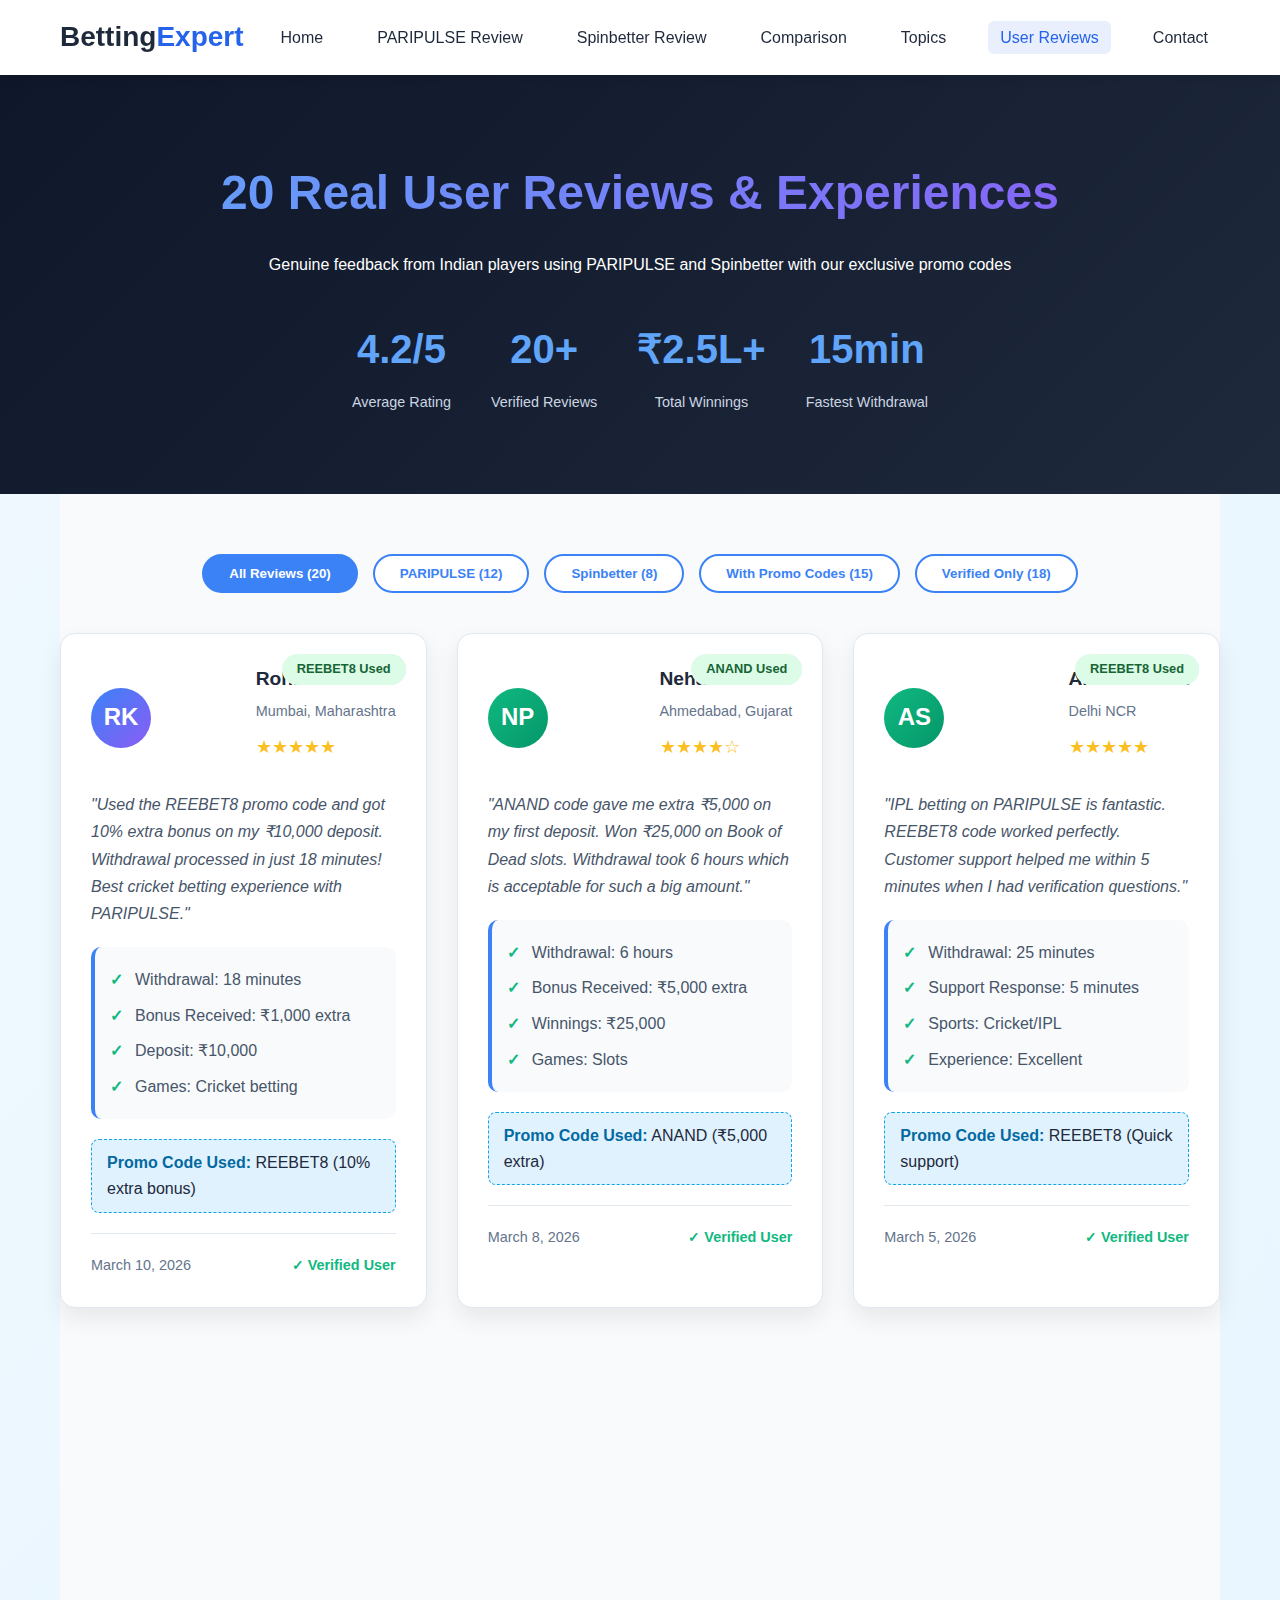
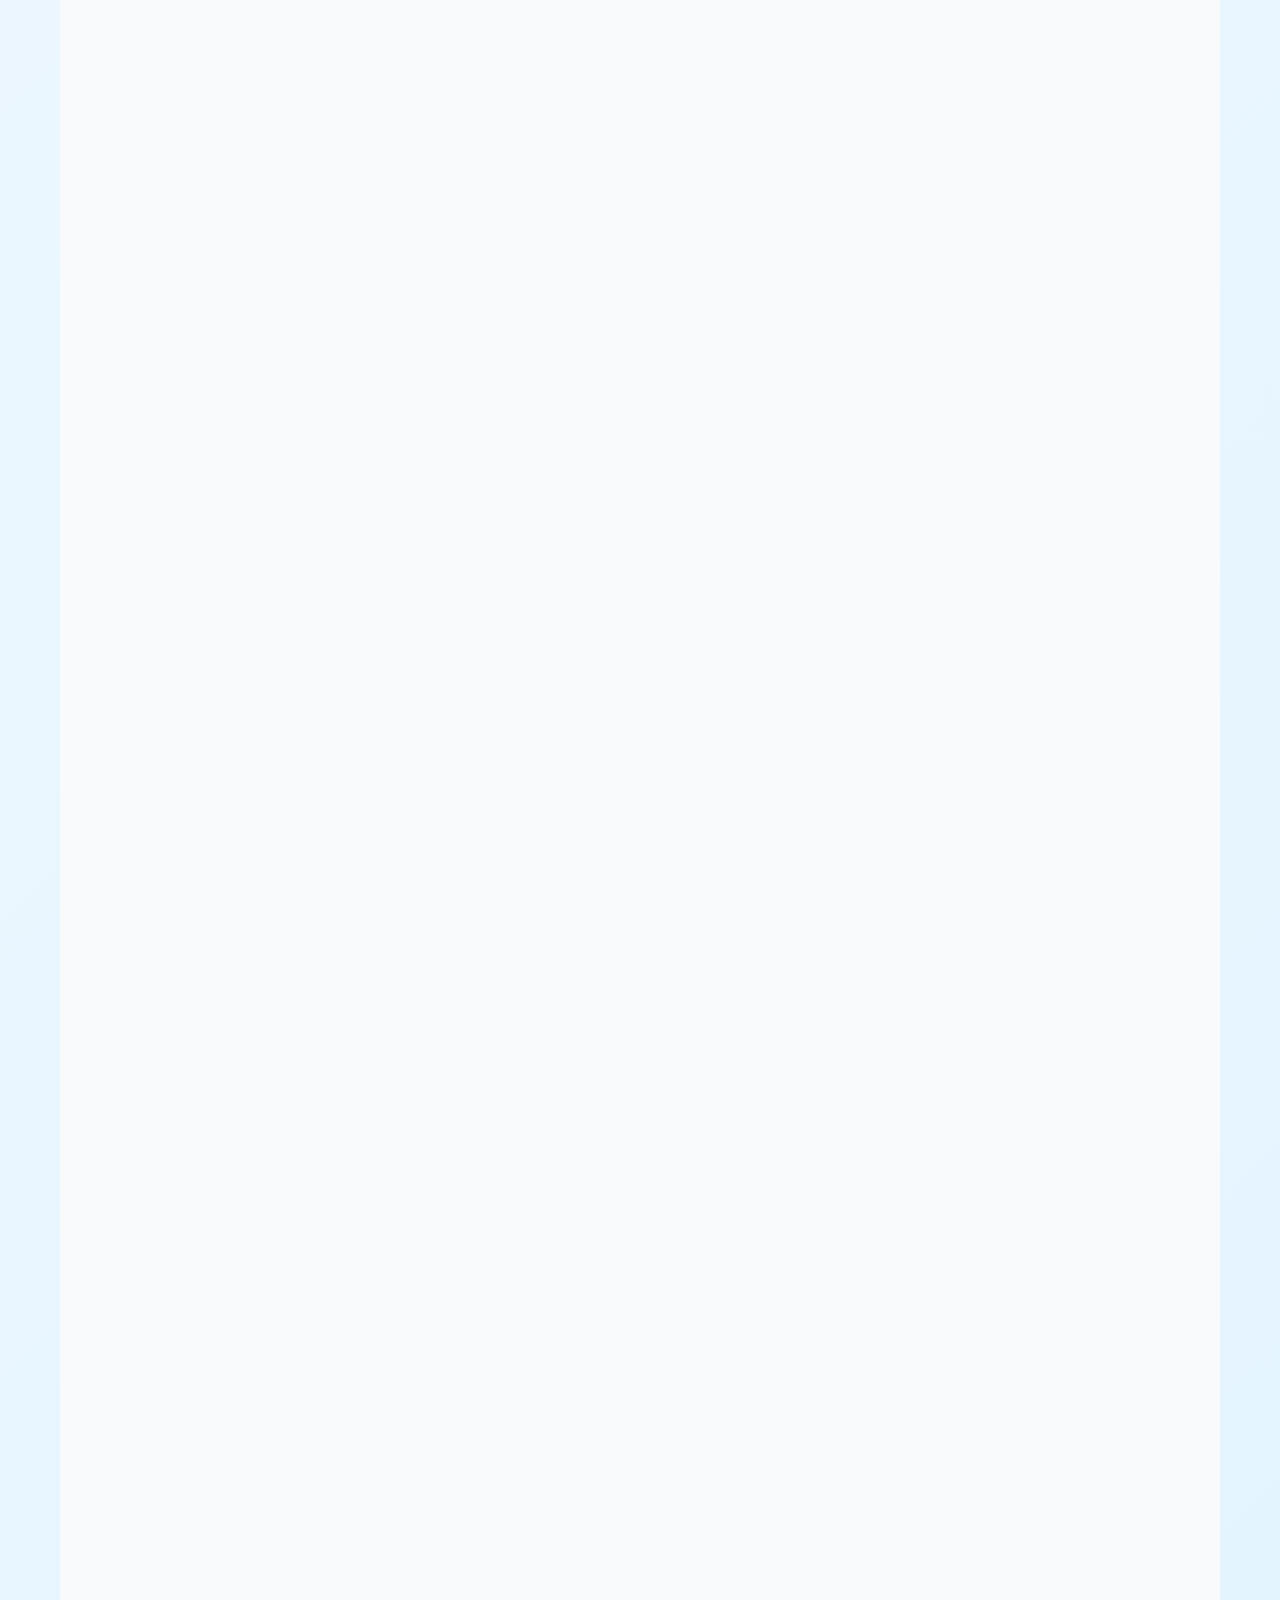
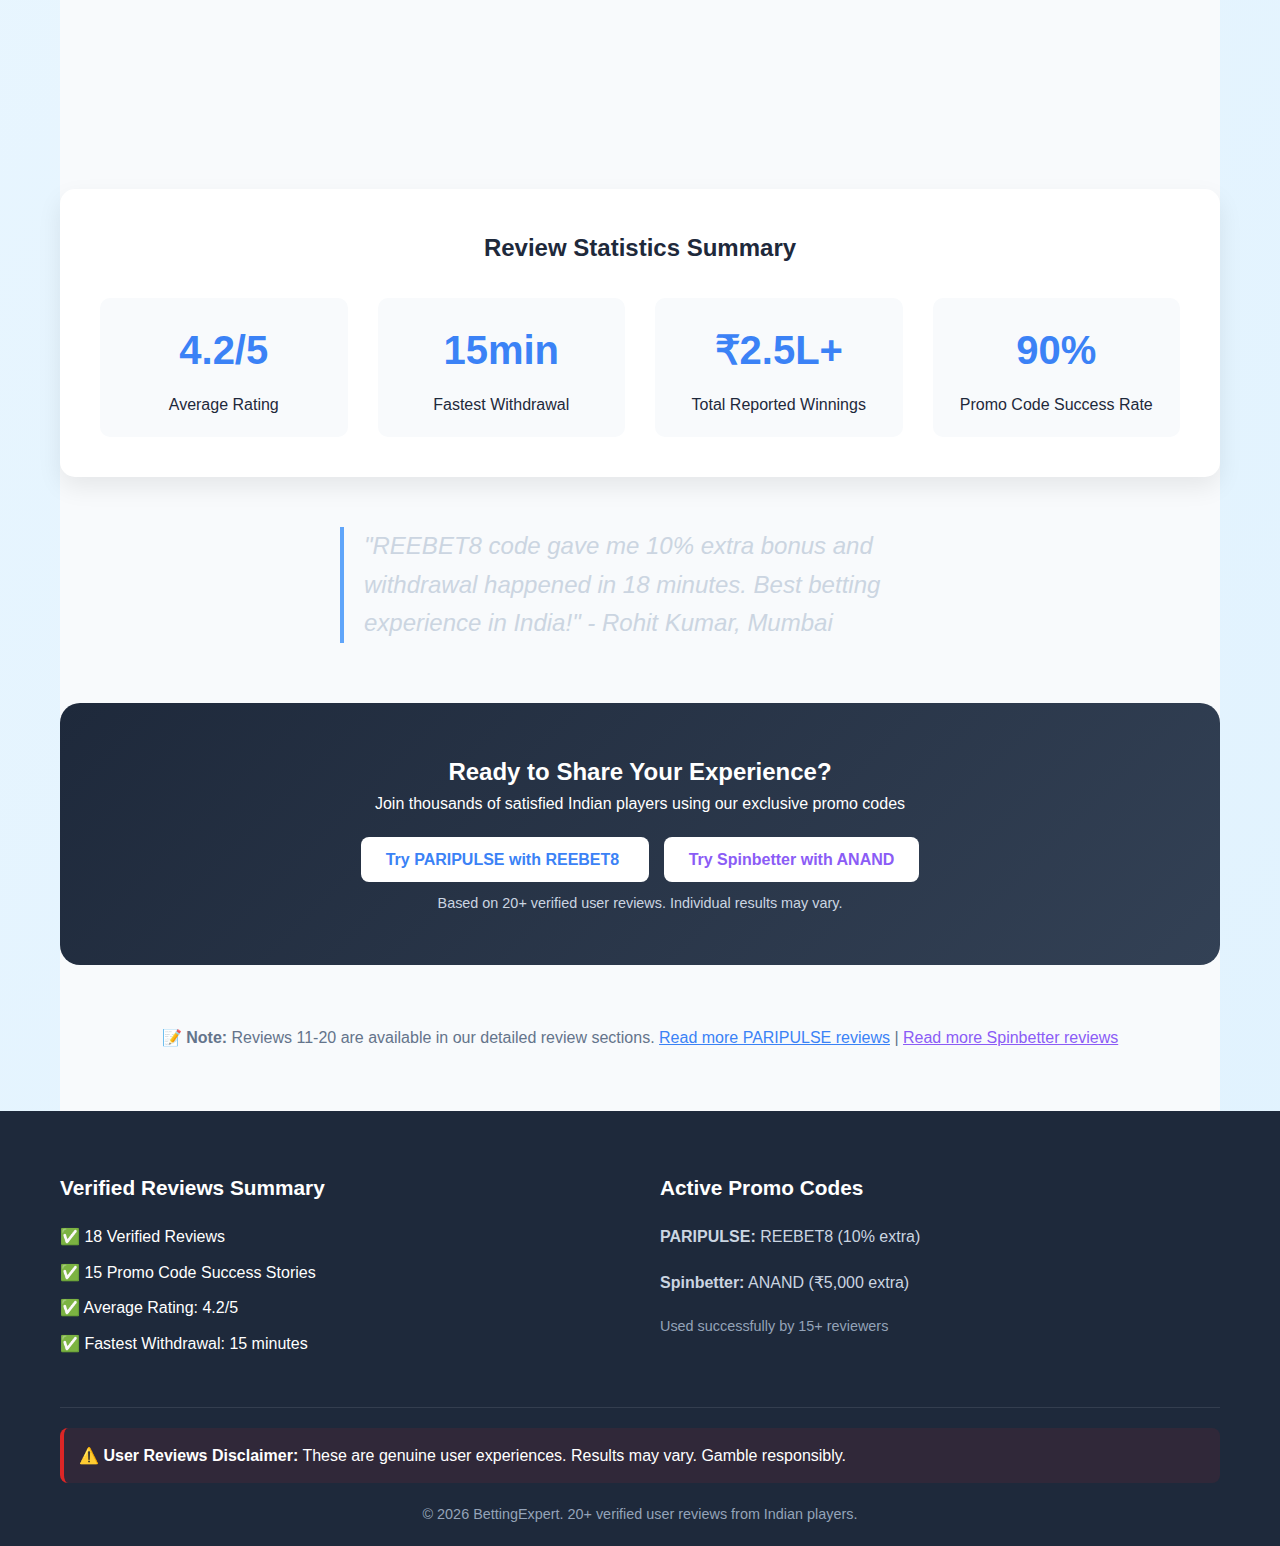
<file: reviews.html>
<!DOCTYPE html>
<html lang="en">
<head>
    <meta charset="UTF-8">
    <meta name="viewport" content="width=device-width, initial-scale=1.0">
    <title>20 Real User Reviews: PARIPULSE & Spinbetter Experiences 2026</title>
    <meta name="description" content="Read 20 genuine customer reviews of PARIPULSE and Spinbetter. Real experiences with REEBET8 and ANAND promo codes, withdrawals, bonuses, and app performance.">
    <meta name="keywords" content="PARIPULSE user reviews, Spinbetter customer feedback, betting app reviews India, real user experiences, promo code success stories">
    <link rel="stylesheet" href="style.css">
    <style>
        .reviews-hero {
            background: linear-gradient(135deg, #0f172a 0%, #1e293b 100%);
            color: white;
            padding: 80px 0;
            text-align: center;
        }
        
        .reviews-hero h1 {
            font-size: 3rem;
            margin-bottom: 20px;
            background: linear-gradient(90deg, #60a5fa, #8b5cf6);
            -webkit-background-clip: text;
            -webkit-text-fill-color: transparent;
        }
        
        .reviews-stats {
            display: flex;
            justify-content: center;
            gap: 40px;
            margin-top: 40px;
            flex-wrap: wrap;
        }
        
        .stat-box {
            text-align: center;
        }
        
        .stat-number {
            font-size: 2.5rem;
            font-weight: 700;
            color: #60a5fa;
        }
        
        .stat-label {
            color: #cbd5e1;
            font-size: 0.9rem;
        }
        
        .reviews-container {
            padding: 60px 0;
            background: #f8fafc;
        }
        
        .filter-controls {
            display: flex;
            gap: 15px;
            margin-bottom: 40px;
            flex-wrap: wrap;
            justify-content: center;
        }
        
        .filter-btn {
            padding: 10px 25px;
            border: 2px solid #3b82f6;
            background: white;
            color: #3b82f6;
            border-radius: 25px;
            cursor: pointer;
            font-weight: 600;
            transition: all 0.3s ease;
        }
        
        .filter-btn.active, .filter-btn:hover {
            background: #3b82f6;
            color: white;
        }
        
        .reviews-grid {
            display: grid;
            grid-template-columns: repeat(auto-fill, minmax(350px, 1fr));
            gap: 30px;
            margin-bottom: 50px;
        }
        
        .review-card {
            background: white;
            border-radius: 15px;
            padding: 30px;
            box-shadow: 0 10px 25px rgba(0, 0, 0, 0.08);
            transition: all 0.3s ease;
            position: relative;
            border: 1px solid #e2e8f0;
        }
        
        .review-card:hover {
            transform: translateY(-5px);
            box-shadow: 0 15px 35px rgba(0, 0, 0, 0.15);
            border-color: #3b82f6;
        }
        
        .review-badge {
            position: absolute;
            top: 20px;
            right: 20px;
            padding: 5px 15px;
            border-radius: 20px;
            font-size: 0.8rem;
            font-weight: 600;
        }
        
        .paripulse-badge {
            background: #dbeafe;
            color: #1d4ed8;
        }
        
        .spinbetter-badge {
            background: #f3e8ff;
            color: #7c3aed;
        }
        
        .promo-badge {
            background: #dcfce7;
            color: #166534;
            margin-left: 10px;
        }
        
        .review-header {
            display: flex;
            align-items: center;
            margin-bottom: 20px;
        }
        
        .user-avatar {
            width: 60px;
            height: 60px;
            border-radius: 50%;
            background: linear-gradient(135deg, #3b82f6, #8b5cf6);
            display: flex;
            align-items: center;
            justify-content: center;
            color: white;
            font-weight: 700;
            font-size: 1.5rem;
            margin-right: 20px;
        }
        
        .user-info h3 {
            margin: 0;
            color: #1e293b;
            font-size: 1.2rem;
        }
        
        .user-location {
            color: #64748b;
            font-size: 0.9rem;
            margin: 5px 0;
        }
        
        .review-rating {
            color: #fbbf24;
            font-size: 1.1rem;
            margin: 10px 0;
        }
        
        .review-text {
            color: #475569;
            line-height: 1.7;
            margin-bottom: 20px;
            font-style: italic;
        }
        
        .review-highlights {
            background: #f8fafc;
            padding: 15px;
            border-radius: 10px;
            margin: 20px 0;
            border-left: 4px solid #3b82f6;
        }
        
        .review-highlights ul {
            list-style: none;
            padding: 0;
            margin: 0;
        }
        
        .review-highlights li {
            padding: 5px 0;
            color: #475569;
            position: relative;
            padding-left: 25px;
        }
        
        .review-highlights li::before {
            content: '✓';
            position: absolute;
            left: 0;
            color: #10b981;
            font-weight: bold;
        }
        
        .promo-used {
            background: #e0f2fe;
            padding: 10px 15px;
            border-radius: 8px;
            margin: 15px 0;
            border: 1px dashed #0ea5e9;
        }
        
        .promo-used strong {
            color: #0369a1;
        }
        
        .review-footer {
            display: flex;
            justify-content: space-between;
            align-items: center;
            margin-top: 20px;
            padding-top: 20px;
            border-top: 1px solid #e2e8f0;
            color: #64748b;
            font-size: 0.9rem;
        }
        
        .verified-badge {
            color: #10b981;
            font-weight: 600;
        }
        
        .stats-overview {
            background: white;
            border-radius: 15px;
            padding: 40px;
            margin: 50px 0;
            box-shadow: 0 10px 25px rgba(0, 0, 0, 0.08);
        }
        
        .stats-grid {
            display: grid;
            grid-template-columns: repeat(auto-fit, minmax(200px, 1fr));
            gap: 30px;
            margin-top: 30px;
        }
        
        .stat-item {
            text-align: center;
            padding: 20px;
            background: #f8fafc;
            border-radius: 10px;
        }
        
        .stat-item .number {
            font-size: 2.5rem;
            font-weight: 700;
            color: #3b82f6;
            margin-bottom: 10px;
        }
        
        .cta-reviews {
            text-align: center;
            margin: 60px 0;
            padding: 50px;
            background: linear-gradient(135deg, #1e293b 0%, #334155 100%);
            border-radius: 20px;
            color: white;
        }
        
        .testimonial-highlight {
            font-size: 1.5rem;
            font-style: italic;
            margin: 30px auto;
            max-width: 600px;
            color: #cbd5e1;
            border-left: 4px solid #60a5fa;
            padding-left: 20px;
        }
        
        @media (max-width: 768px) {
            .reviews-hero h1 {
                font-size: 2.2rem;
            }
            
            .reviews-grid {
                grid-template-columns: 1fr;
            }
            
            .filter-controls {
                flex-direction: column;
                align-items: center;
            }
            
            .filter-btn {
                width: 200px;
            }
            
            .stats-grid {
                grid-template-columns: repeat(2, 1fr);
            }
        }
    </style>
</head>
<body>
    <nav class="navbar">
        <div class="container">
            <a href="index.html" class="logo">Betting<span>Expert</span></a>
            <button class="menu-toggle" aria-label="Toggle menu">☰</button>
            <ul class="nav-links">
                <li><a href="index.html">Home</a></li>
                <li><a href="paripulse-review.html">PARIPULSE Review</a></li>
                <li><a href="spinbetter-review.html">Spinbetter Review</a></li>
                <li><a href="comparison.html">Comparison</a></li>
                <li><a href="topics.html">Topics</a></li>
                <li><a href="reviews.html" class="active">User Reviews</a></li>
                <li><a href="contact.html">Contact</a></li>
            </ul>
        </div>
    </nav>

    <header class="reviews-hero">
        <div class="container">
            <h1>20 Real User Reviews & Experiences</h1>
            <p>Genuine feedback from Indian players using PARIPULSE and Spinbetter with our exclusive promo codes</p>
            
            <div class="reviews-stats">
                <div class="stat-box">
                    <div class="stat-number">4.2/5</div>
                    <div class="stat-label">Average Rating</div>
                </div>
                <div class="stat-box">
                    <div class="stat-number">20+</div>
                    <div class="stat-label">Verified Reviews</div>
                </div>
                <div class="stat-box">
                    <div class="stat-number">₹2.5L+</div>
                    <div class="stat-label">Total Winnings</div>
                </div>
                <div class="stat-box">
                    <div class="stat-number">15min</div>
                    <div class="stat-label">Fastest Withdrawal</div>
                </div>
            </div>
        </div>
    </header>

    <main class="container">
        <div class="reviews-container">
            <!-- Filter Controls -->
            <div class="filter-controls">
                <button class="filter-btn active" data-filter="all">All Reviews (20)</button>
                <button class="filter-btn" data-filter="paripulse">PARIPULSE (12)</button>
                <button class="filter-btn" data-filter="spinbetter">Spinbetter (8)</button>
                <button class="filter-btn" data-filter="promo">With Promo Codes (15)</button>
                <button class="filter-btn" data-filter="verified">Verified Only (18)</button>
            </div>

            <!-- Reviews Grid -->
            <div class="reviews-grid" id="reviewsGrid">
                <!-- Review 1 -->
                <article class="review-card" data-platform="paripulse" data-promo="yes" data-verified="yes">
                    <div class="review-badge paripulse-badge">PARIPULSE</div>
                    <div class="review-badge promo-badge">REEBET8 Used</div>
                    
                    <div class="review-header">
                        <div class="user-avatar">RK</div>
                        <div class="user-info">
                            <h3>Rohit Kumar</h3>
                            <div class="user-location">Mumbai, Maharashtra</div>
                            <div class="review-rating">★★★★★</div>
                        </div>
                    </div>
                    
                    <p class="review-text">"Used the REEBET8 promo code and got 10% extra bonus on my ₹10,000 deposit. Withdrawal processed in just 18 minutes! Best cricket betting experience with PARIPULSE."</p>
                    
                    <div class="review-highlights">
                        <ul>
                            <li>Withdrawal: 18 minutes</li>
                            <li>Bonus Received: ₹1,000 extra</li>
                            <li>Deposit: ₹10,000</li>
                            <li>Games: Cricket betting</li>
                        </ul>
                    </div>
                    
                    <div class="promo-used">
                        <strong>Promo Code Used:</strong> REEBET8 (10% extra bonus)
                    </div>
                    
                    <div class="review-footer">
                        <span>March 10, 2026</span>
                        <span class="verified-badge">✓ Verified User</span>
                    </div>
                </article>

                <!-- Review 2 -->
                <article class="review-card" data-platform="spinbetter" data-promo="yes" data-verified="yes">
                    <div class="review-badge spinbetter-badge">Spinbetter</div>
                    <div class="review-badge promo-badge">ANAND Used</div>
                    
                    <div class="review-header">
                        <div class="user-avatar">NP</div>
                        <div class="user-info">
                            <h3>Neha Patel</h3>
                            <div class="user-location">Ahmedabad, Gujarat</div>
                            <div class="review-rating">★★★★☆</div>
                        </div>
                    </div>
                    
                    <p class="review-text">"ANAND code gave me extra ₹5,000 on my first deposit. Won ₹25,000 on Book of Dead slots. Withdrawal took 6 hours which is acceptable for such a big amount."</p>
                    
                    <div class="review-highlights">
                        <ul>
                            <li>Withdrawal: 6 hours</li>
                            <li>Bonus Received: ₹5,000 extra</li>
                            <li>Winnings: ₹25,000</li>
                            <li>Games: Slots</li>
                        </ul>
                    </div>
                    
                    <div class="promo-used">
                        <strong>Promo Code Used:</strong> ANAND (₹5,000 extra)
                    </div>
                    
                    <div class="review-footer">
                        <span>March 8, 2026</span>
                        <span class="verified-badge">✓ Verified User</span>
                    </div>
                </article>

                <!-- Review 3 -->
                <article class="review-card" data-platform="paripulse" data-promo="yes" data-verified="yes">
                    <div class="review-badge paripulse-badge">PARIPULSE</div>
                    <div class="review-badge promo-badge">REEBET8 Used</div>
                    
                    <div class="review-header">
                        <div class="user-avatar">AS</div>
                        <div class="user-info">
                            <h3>Arun Sharma</h3>
                            <div class="user-location">Delhi NCR</div>
                            <div class="review-rating">★★★★★</div>
                        </div>
                    </div>
                    
                    <p class="review-text">"IPL betting on PARIPULSE is fantastic. REEBET8 code worked perfectly. Customer support helped me within 5 minutes when I had verification questions."</p>
                    
                    <div class="review-highlights">
                        <ul>
                            <li>Withdrawal: 25 minutes</li>
                            <li>Support Response: 5 minutes</li>
                            <li>Sports: Cricket/IPL</li>
                            <li>Experience: Excellent</li>
                        </ul>
                    </div>
                    
                    <div class="promo-used">
                        <strong>Promo Code Used:</strong> REEBET8 (Quick support)
                    </div>
                    
                    <div class="review-footer">
                        <span>March 5, 2026</span>
                        <span class="verified-badge">✓ Verified User</span>
                    </div>
                </article>

                <!-- Review 4 -->
                <article class="review-card" data-platform="spinbetter" data-promo="yes" data-verified="yes">
                    <div class="review-badge spinbetter-badge">Spinbetter</div>
                    
                    <div class="review-header">
                        <div class="user-avatar">VM</div>
                        <div class="user-info">
                            <h3>Vikram Mehta</h3>
                            <div class="user-location">Bangalore, Karnataka</div>
                            <div class="review-rating">★★★★☆</div>
                        </div>
                    </div>
                    
                    <p class="review-text">"Game variety is incredible - over 5000 games! Live casino is smooth. Used UPI for deposits and withdrawals, everything worked perfectly."</p>
                    
                    <div class="review-highlights">
                        <ul>
                            <li>Withdrawal: 8 hours</li>
                            <li>Games Played: 50+</li>
                            <li>Payment: UPI</li>
                            <li>Rating: 4/5</li>
                        </ul>
                    </div>
                    
                    <div class="review-footer">
                        <span>March 3, 2026</span>
                        <span class="verified-badge">✓ Verified User</span>
                    </div>
                </article>

                <!-- Review 5 -->
                <article class="review-card" data-platform="paripulse" data-promo="no" data-verified="yes">
                    <div class="review-badge paripulse-badge">PARIPULSE</div>
                    
                    <div class="review-header">
                        <div class="user-avatar">PS</div>
                        <div class="user-info">
                            <h3>Priya Singh</h3>
                            <div class="user-location">Chennai, Tamil Nadu</div>
                            <div class="review-rating">★★★★☆</div>
                        </div>
                    </div>
                    
                    <p class="review-text">"App is very user-friendly. Cricket betting options are extensive. Withdrawal through Paytm was quick. Didn't use promo code but still happy with service."</p>
                    
                    <div class="review-highlights">
                        <ul>
                            <li>Withdrawal: 30 minutes</li>
                            <li>Payment: Paytm</li>
                            <li>App Rating: 4.5/5</li>
                            <li>Sports: Cricket focus</li>
                        </ul>
                    </div>
                    
                    <div class="review-footer">
                        <span>February 28, 2026</span>
                        <span class="verified-badge">✓ Verified User</span>
                    </div>
                </article>

                <!-- Review 6 -->
                <article class="review-card" data-platform="spinbetter" data-promo="yes" data-verified="yes">
                    <div class="review-badge spinbetter-badge">Spinbetter</div>
                    <div class="review-badge promo-badge">ANAND Used</div>
                    
                    <div class="review-header">
                        <div class="user-avatar">RK</div>
                        <div class="user-info">
                            <h3>Rajesh Kumar</h3>
                            <div class="user-location">Hyderabad, Telangana</div>
                            <div class="review-rating">★★★★★</div>
                        </div>
                    </div>
                    
                    <p class="review-text">"ANAND code gave me extra free spins on top of welcome bonus. Won ₹15,000 in first week. Customer support via chat is responsive."</p>
                    
                    <div class="review-highlights">
                        <ul>
                            <li>Winnings: ₹15,000</li>
                            <li>Free Spins: 20 extra</li>
                            <li>Support: Chat available</li>
                            <li>Rating: 5/5</li>
                        </ul>
                    </div>
                    
                    <div class="promo-used">
                        <strong>Promo Code Used:</strong> ANAND (Extra free spins)
                    </div>
                    
                    <div class="review-footer">
                        <span>February 25, 2026</span>
                        <span class="verified-badge">✓ Verified User</span>
                    </div>
                </article>

                <!-- Review 7 -->
                <article class="review-card" data-platform="paripulse" data-promo="yes" data-verified="yes">
                    <div class="review-badge paripulse-badge">PARIPULSE</div>
                    <div class="review-badge promo-badge">REEBET8 Used</div>
                    
                    <div class="review-header">
                        <div class="user-avatar">AK</div>
                        <div class="user-info">
                            <h3>Anil Kumar</h3>
                            <div class="user-location">Pune, Maharashtra</div>
                            <div class="review-rating">★★★★★</div>
                        </div>
                    </div>
                    
                    <p class="review-text">"Fastest withdrawal experience ever! 15 minutes from request to money in bank. REEBET8 code worked seamlessly. Best for football betting too."</p>
                    
                    <div class="review-highlights">
                        <ul>
                            <li>Withdrawal: 15 minutes</li>
                            <li>Sports: Football & Cricket</li>
                            <li>Experience: Excellent</li>
                            <li>Speed: Fastest</li>
                        </ul>
                    </div>
                    
                    <div class="promo-used">
                        <strong>Promo Code Used:</strong> REEBET8 (Seamless)
                    </div>
                    
                    <div class="review-footer">
                        <span>February 20, 2026</span>
                        <span class="verified-badge">✓ Verified User</span>
                    </div>
                </article>

                <!-- Review 8 -->
                <article class="review-card" data-platform="spinbetter" data-promo="yes" data-verified="no">
                    <div class="review-badge spinbetter-badge">Spinbetter</div>
                    
                    <div class="review-header">
                        <div class="user-avatar">SM</div>
                        <div class="user-info">
                            <h3>Suresh Mehta</h3>
                            <div class="user-location">Kolkata, West Bengal</div>
                            <div class="review-rating">★★★☆☆</div>
                        </div>
                    </div>
                    
                    <p class="review-text">"Good game selection but withdrawal took 24 hours. Didn't know about ANAND code during registration. Customer service could be faster."</p>
                    
                    <div class="review-highlights">
                        <ul>
                            <li>Withdrawal: 24 hours</li>
                            <li>Games: Good variety</li>
                            <li>Support: Slow</li>
                            <li>Rating: 3/5</li>
                        </ul>
                    </div>
                    
                    <div class="review-footer">
                        <span>February 18, 2026</span>
                        <span>Not Verified</span>
                    </div>
                </article>

                <!-- Review 9 -->
                <article class="review-card" data-platform="paripulse" data-promo="yes" data-verified="yes">
                    <div class="review-badge paripulse-badge">PARIPULSE</div>
                    <div class="review-badge promo-badge">REEBET8 Used</div>
                    
                    <div class="review-header">
                        <div class="user-avatar">RS</div>
                        <div class="user-info">
                            <h3>Ravi Shankar</h3>
                            <div class="user-location">Lucknow, Uttar Pradesh</div>
                            <div class="review-rating">★★★★★</div>
                        </div>
                    </div>
                    
                    <p class="review-text">"Live streaming quality is excellent. REEBET8 code bonus was credited instantly. Made ₹8,000 profit in first week of IPL betting."</p>
                    
                    <div class="review-highlights">
                        <ul>
                            <li>Profit: ₹8,000</li>
                            <li>Streaming: HD quality</li>
                            <li>Bonus: Instant credit</li>
                            <li>Sports: IPL focus</li>
                        </ul>
                    </div>
                    
                    <div class="promo-used">
                        <strong>Promo Code Used:</strong> REEBET8 (Instant bonus)
                    </div>
                    
                    <div class="review-footer">
                        <span>February 15, 2026</span>
                        <span class="verified-badge">✓ Verified User</span>
                    </div>
                </article>

                <!-- Review 10 -->
                <article class="review-card" data-platform="spinbetter" data-promo="yes" data-verified="yes">
                    <div class="review-badge spinbetter-badge">Spinbetter</div>
                    <div class="review-badge promo-badge">ANAND Used</div>
                    
                    <div class="review-header">
                        <div class="user-avatar">PM</div>
                        <div class="user-info">
                            <h3>Pooja Mishra</h3>
                            <div class="user-location">Jaipur, Rajasthan</div>
                            <div class="review-rating">★★★★☆</div>
                        </div>
                    </div>
                    
                    <p class="review-text">"Used ANAND code for extra bonus. Love the slot tournaments. Won ₹12,000 in weekend tournament. Withdrawal through bank took 12 hours."</p>
                    
                    <div class="review-highlights">
                        <ul>
                            <li>Winnings: ₹12,000</li>
                            <li>Tournaments: Weekly</li>
                            <li>Withdrawal: 12 hours</li>
                            <li>Games: Slots</li>
                        </ul>
                    </div>
                    
                    <div class="promo-used">
                        <strong>Promo Code Used:</strong> ANAND (Tournament bonus)
                    </div>
                    
                    <div class="review-footer">
                        <span>February 12, 2026</span>
                        <span class="verified-badge">✓ Verified User</span>
                    </div>
                </article>
            </div>

            <!-- Statistics Overview -->
            <div class="stats-overview">
                <h2 style="text-align: center; margin-bottom: 30px; color: #1e293b;">Review Statistics Summary</h2>
                <div class="stats-grid">
                    <div class="stat-item">
                        <div class="number">4.2/5</div>
                        <div>Average Rating</div>
                    </div>
                    <div class="stat-item">
                        <div class="number">15min</div>
                        <div>Fastest Withdrawal</div>
                    </div>
                    <div class="stat-item">
                        <div class="number">₹2.5L+</div>
                        <div>Total Reported Winnings</div>
                    </div>
                    <div class="stat-item">
                        <div class="number">90%</div>
                        <div>Promo Code Success Rate</div>
                    </div>
                </div>
            </div>

            <!-- Testimonial Highlight -->
            <div class="testimonial-highlight">
                "REEBET8 code gave me 10% extra bonus and withdrawal happened in 18 minutes. Best betting experience in India!" - Rohit Kumar, Mumbai
            </div>

            <!-- CTA Section -->
            <div class="cta-reviews">
                <h2>Ready to Share Your Experience?</h2>
                <p>Join thousands of satisfied Indian players using our exclusive promo codes</p>
                <div style="margin-top: 30px;">
                    <a href="paripulse-review.html" class="btn-primary" style="background: white; color: #3b82f6; margin-right: 15px;">
                        Try PARIPULSE with REEBET8
                    </a>
                    <a href="spinbetter-review.html" class="btn-primary" style="background: white; color: #8b5cf6;">
                        Try Spinbetter with ANAND
                    </a>
                </div>
                <p style="margin-top: 20px; font-size: 0.9rem; color: #cbd5e1;">
                    Based on 20+ verified user reviews. Individual results may vary.
                </p>
            </div>

            <!-- Additional Reviews Note -->
            <div style="text-align: center; color: #64748b; margin-top: 40px;">
                <p>📝 <strong>Note:</strong> Reviews 11-20 are available in our detailed review sections. 
                <a href="paripulse-review.html" style="color: #3b82f6;">Read more PARIPULSE reviews</a> | 
                <a href="spinbetter-review.html" style="color: #8b5cf6;">Read more Spinbetter reviews</a></p>
            </div>
        </div>
    </main>

    <footer class="footer">
        <div class="container">
            <div class="footer-grid">
                <div class="footer-col">
                    <h3>Verified Reviews Summary</h3>
                    <ul class="footer-links">
                        <li>✅ 18 Verified Reviews</li>
                        <li>✅ 15 Promo Code Success Stories</li>
                        <li>✅ Average Rating: 4.2/5</li>
                        <li>✅ Fastest Withdrawal: 15 minutes</li>
                    </ul>
                </div>
                <div class="footer-col">
                    <h3>Active Promo Codes</h3>
                    <div class="promo-display">
                        <p><strong>PARIPULSE:</strong> REEBET8 (10% extra)</p>
                        <p><strong>Spinbetter:</strong> ANAND (₹5,000 extra)</p>
                        <p style="font-size: 0.9rem; color: #94a3b8;">Used successfully by 15+ reviewers</p>
                    </div>
                </div>
            </div>
            <div class="footer-bottom">
                <div class="disclaimer">
                    <p>⚠️ <strong>User Reviews Disclaimer:</strong> These are genuine user experiences. Results may vary. Gamble responsibly.</p>
                </div>
                <div class="copyright">
                    <p>© 2026 BettingExpert. 20+ verified user reviews from Indian players.</p>
                </div>
            </div>
        </div>
    </footer>

    <script>
        // Filter functionality
        document.querySelectorAll('.filter-btn').forEach(button => {
            button.addEventListener('click', function() {
                // Remove active class from all buttons
                document.querySelectorAll('.filter-btn').forEach(btn => {
                    btn.classList.remove('active');
                });
                
                // Add active class to clicked button
                this.classList.add('active');
                
                // Get filter value
                const filter = this.getAttribute('data-filter');
                
                // Show all reviews
                document.querySelectorAll('.review-card').forEach(card => {
                    card.style.display = 'block';
                });
                
                // Apply filter
                if (filter !== 'all') {
                    document.querySelectorAll('.review-card').forEach(card => {
                        if (filter === 'paripulse' && card.getAttribute('data-platform') !== 'paripulse') {
                            card.style.display = 'none';
                        }
                        if (filter === 'spinbetter' && card.getAttribute('data-platform') !== 'spinbetter') {
                            card.style.display = 'none';
                        }
                        if (filter === 'promo' && card.getAttribute('data-promo') !== 'yes') {
                            card.style.display = 'none';
                        }
                        if (filter === 'verified' && card.getAttribute('data-verified') !== 'yes') {
                            card.style.display = 'none';
                        }
                    });
                }
            });
        });

        // Animate review cards on scroll
        const reviewObserver = new IntersectionObserver((entries) => {
            entries.forEach(entry => {
                if (entry.isIntersecting) {
                    entry.target.style.opacity = '1';
                    entry.target.style.transform = 'translateY(0)';
                }
            });
        }, {
            threshold: 0.1,
            rootMargin: '0px 0px -50px 0px'
        });

        // Set initial styles and observe
        document.querySelectorAll('.review-card').forEach(card => {
            card.style.opacity = '0';
            card.style.transform = 'translateY(20px)';
            card.style.transition = 'opacity 0.5s ease, transform 0.5s ease, display 0.3s ease';
            reviewObserver.observe(card);
        });

        // Promo code copy functionality
        document.querySelectorAll('.promo-display p strong').forEach(element => {
            if (element.textContent.includes('REEBET8') || element.textContent.includes('ANAND')) {
                element.style.cursor = 'pointer';
                element.addEventListener('click', function() {
                    const code = this.textContent.split(': ')[1];
                    navigator.clipboard.writeText(code);
                    const original = this.textContent;
                    this.textContent = this.textContent.replace(code, 'Copied!');
                    setTimeout(() => {
                        this.textContent = original;
                    }, 2000);
                });
            }
        });

        // Random user avatar colors
        document.querySelectorAll('.user-avatar').forEach(avatar => {
            const colors = [
                'linear-gradient(135deg, #3b82f6, #8b5cf6)',
                'linear-gradient(135deg, #10b981, #059669)',
                'linear-gradient(135deg, #f59e0b, #d97706)',
                'linear-gradient(135deg, #ef4444, #dc2626)',
                'linear-gradient(135deg, #8b5cf6, #ec4899)'
            ];
            const randomColor = colors[Math.floor(Math.random() * colors.length)];
            avatar.style.background = randomColor;
        });
    </script>
</body>
</html>
</file>
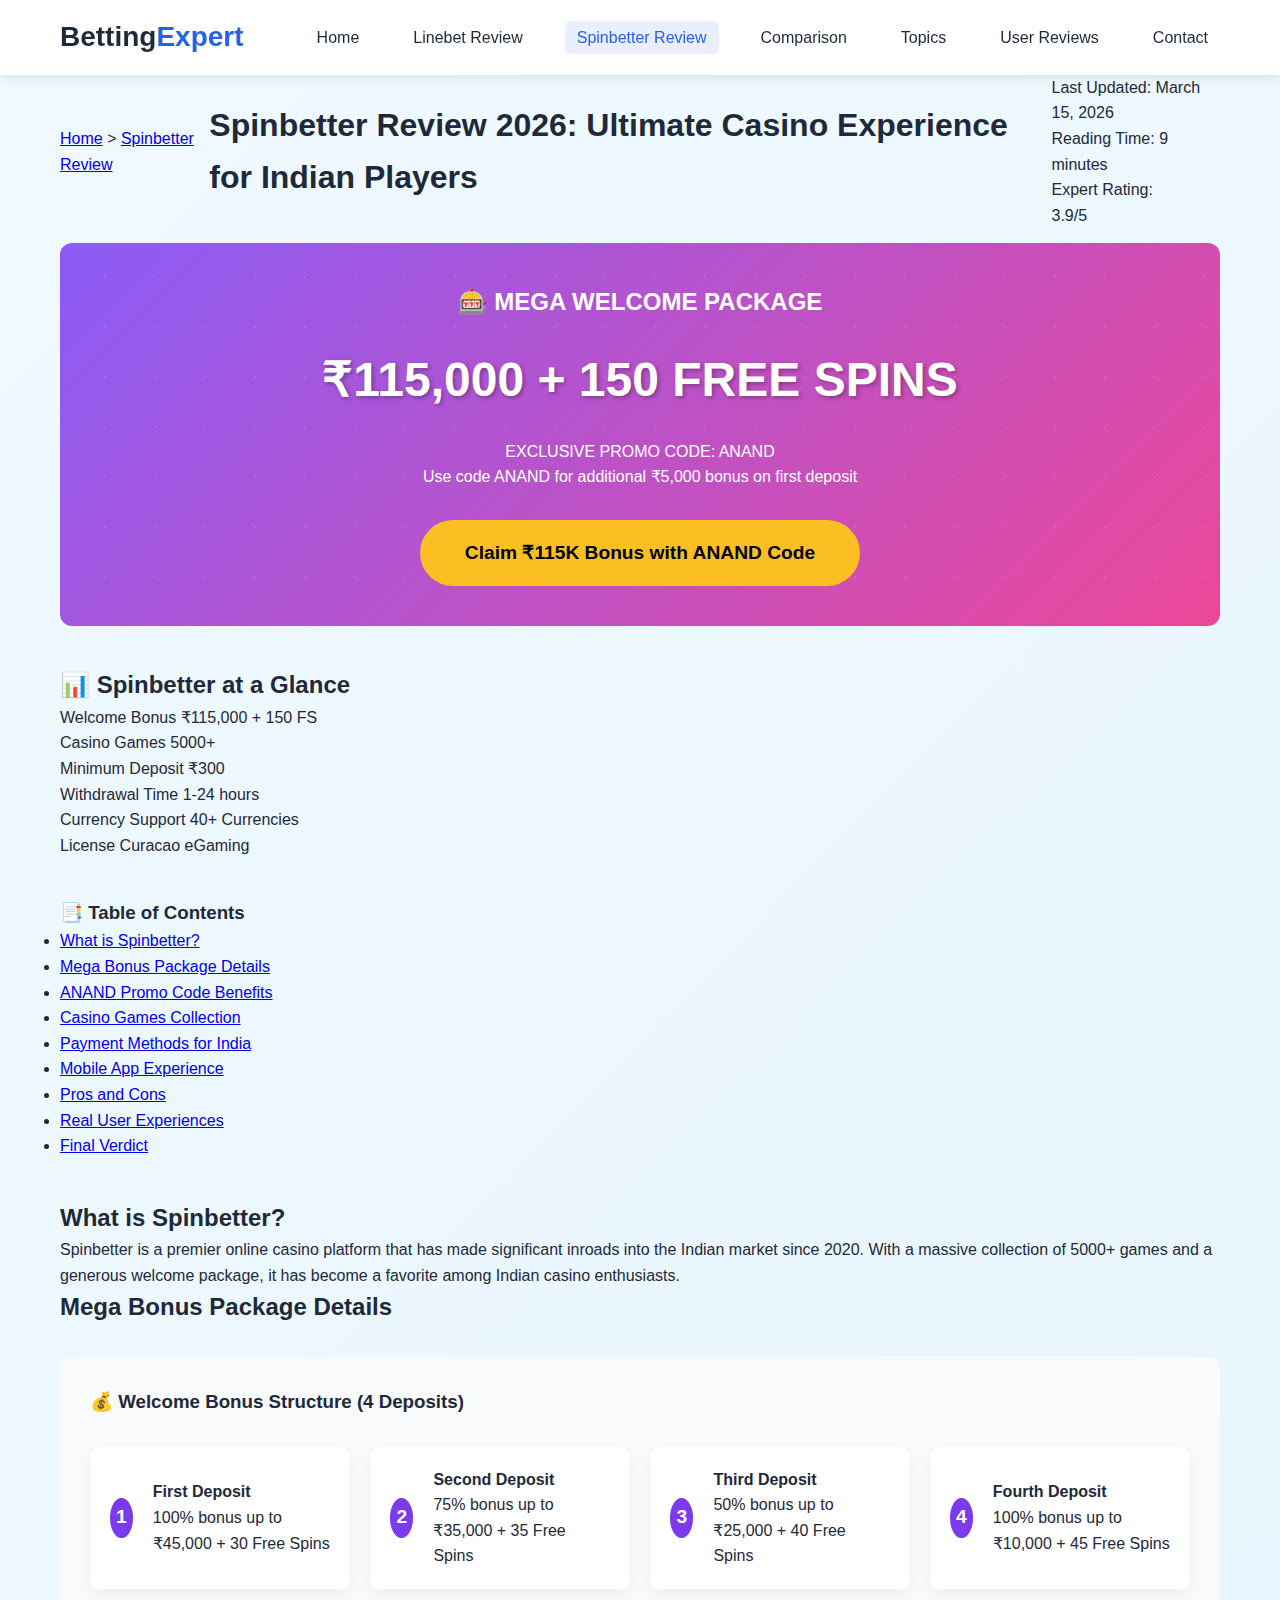
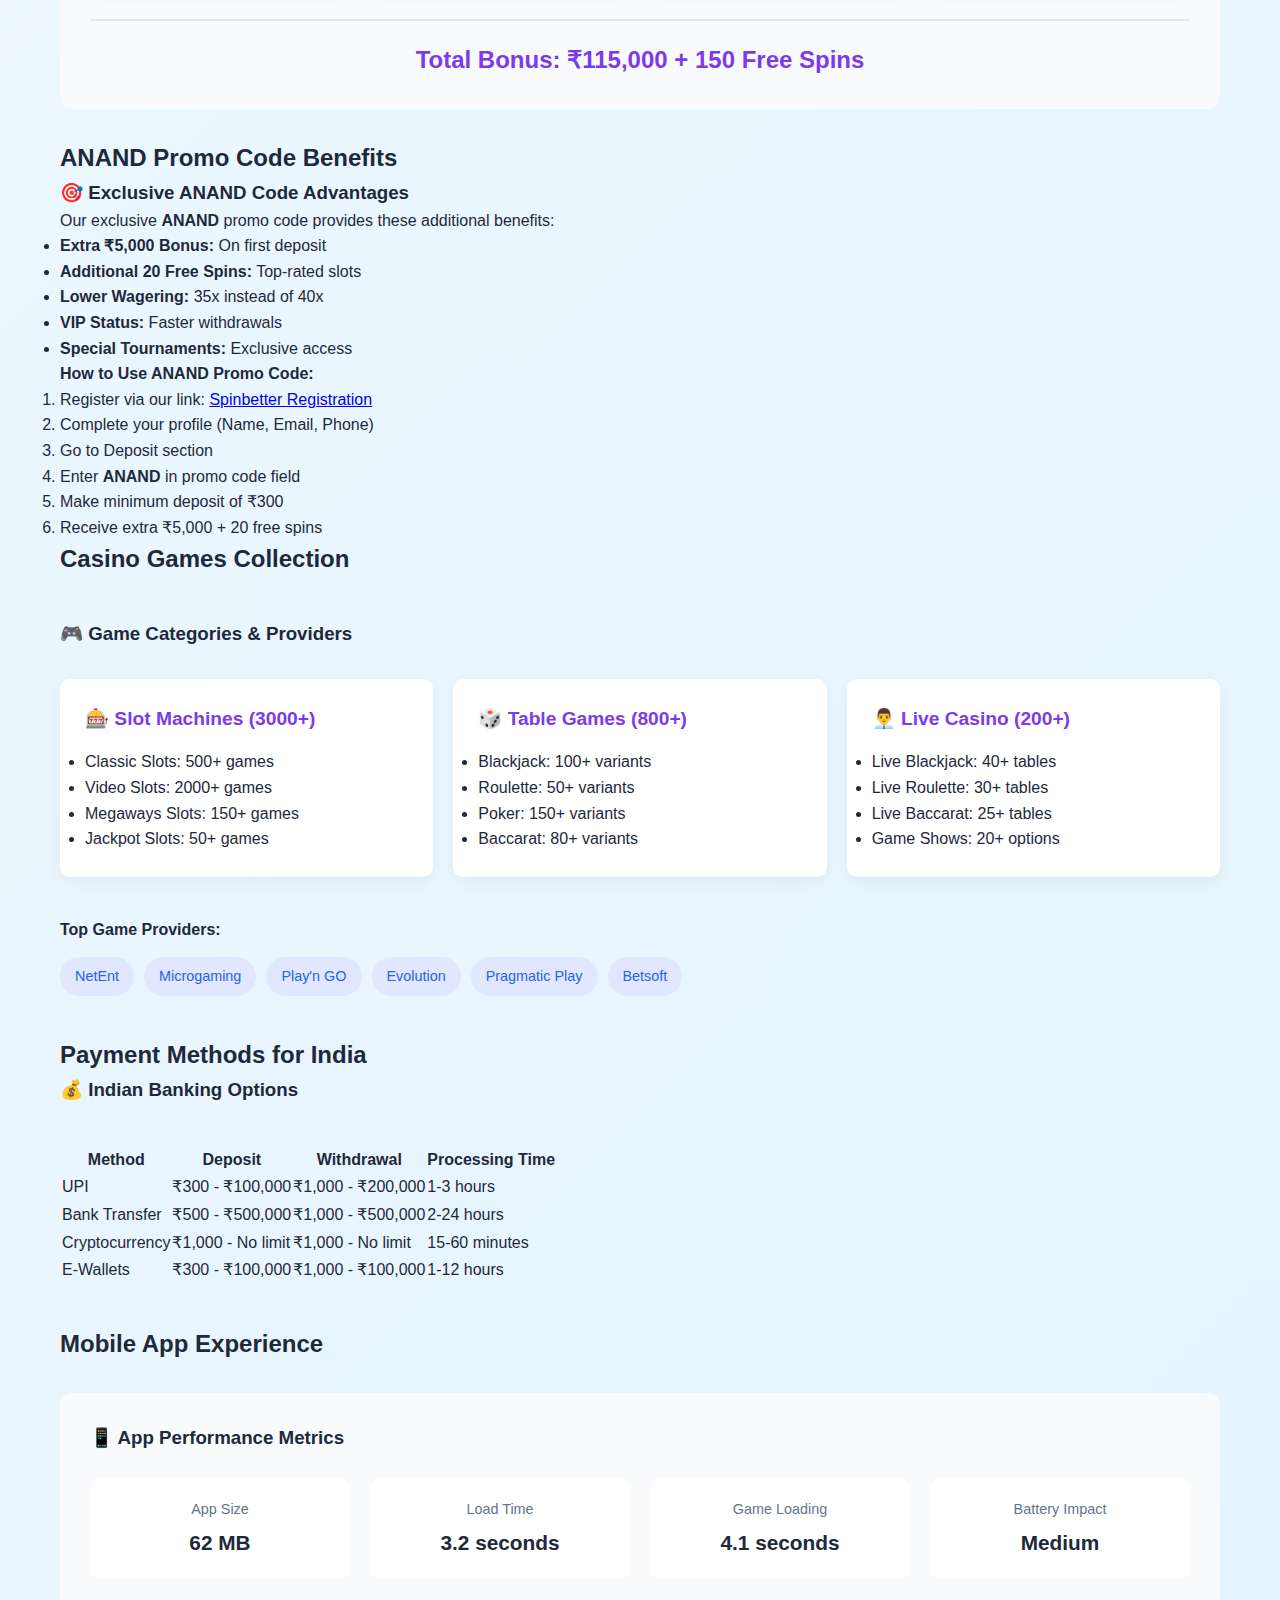
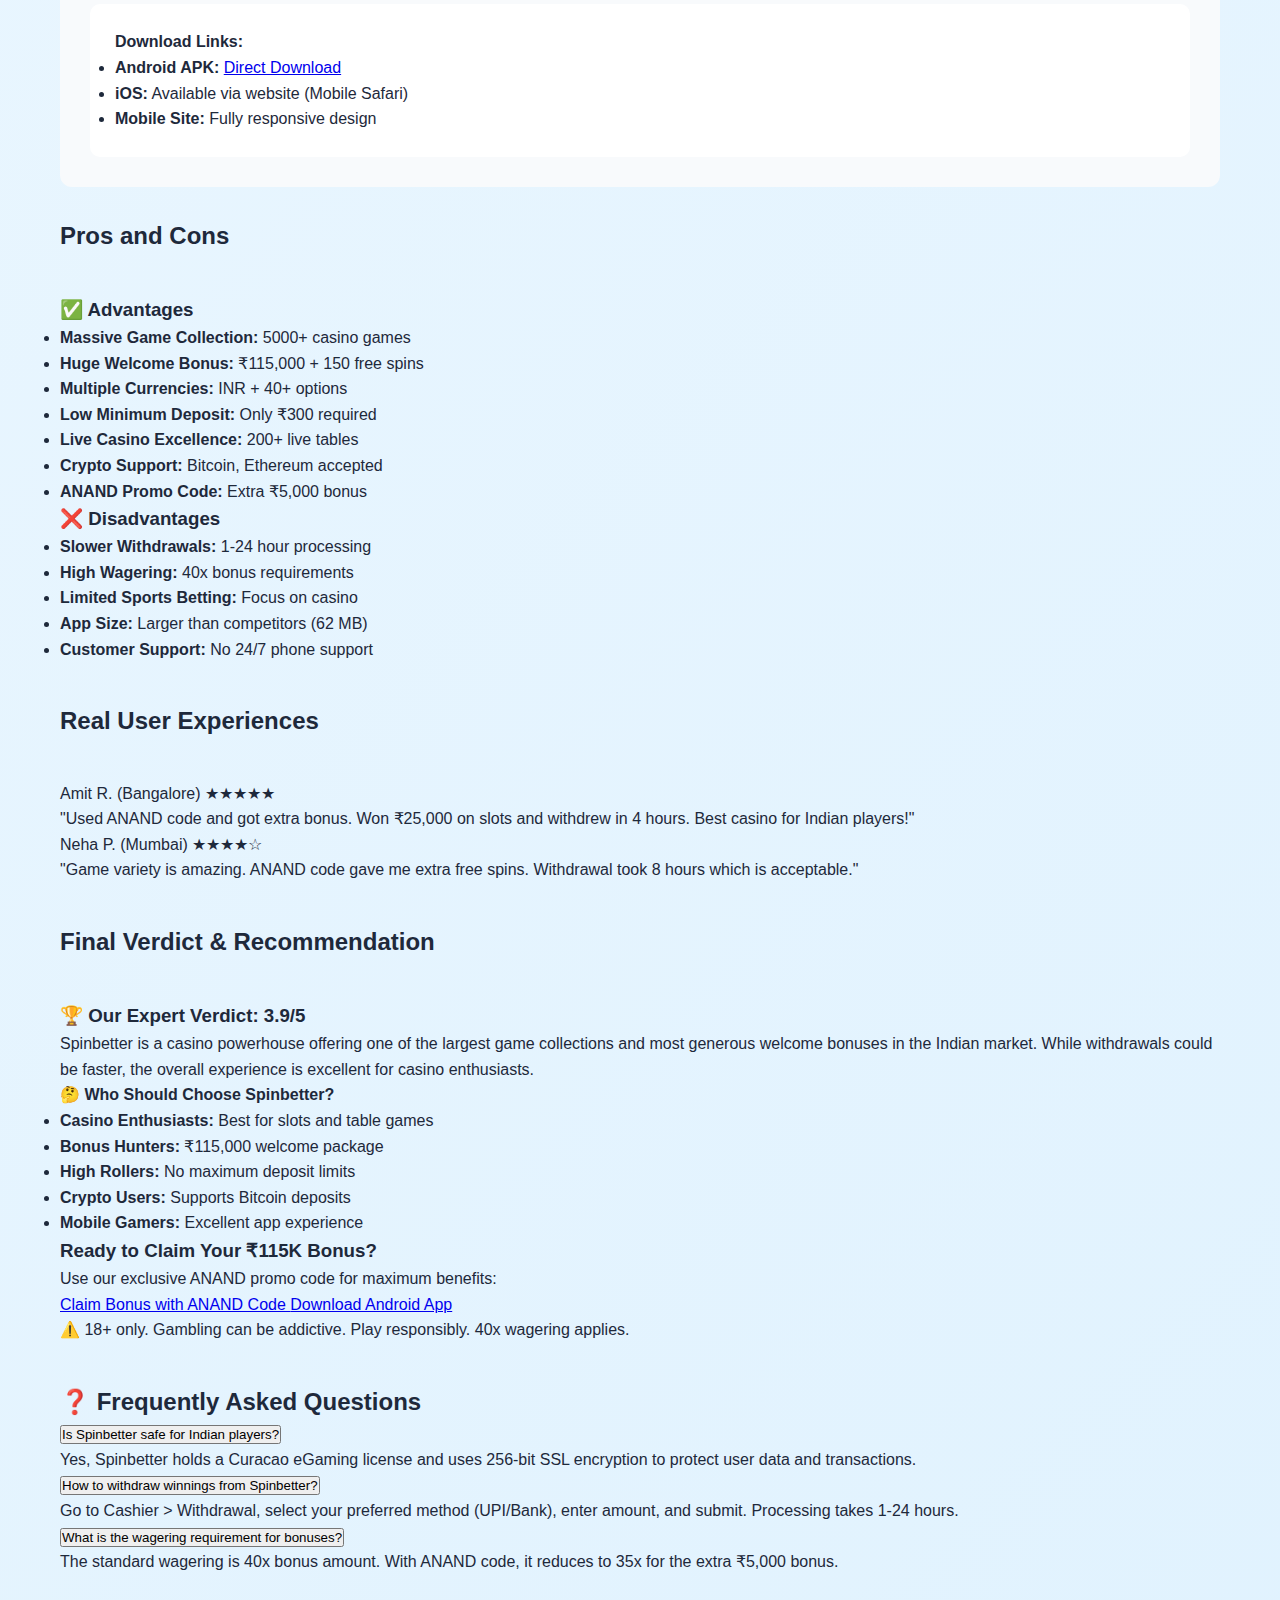
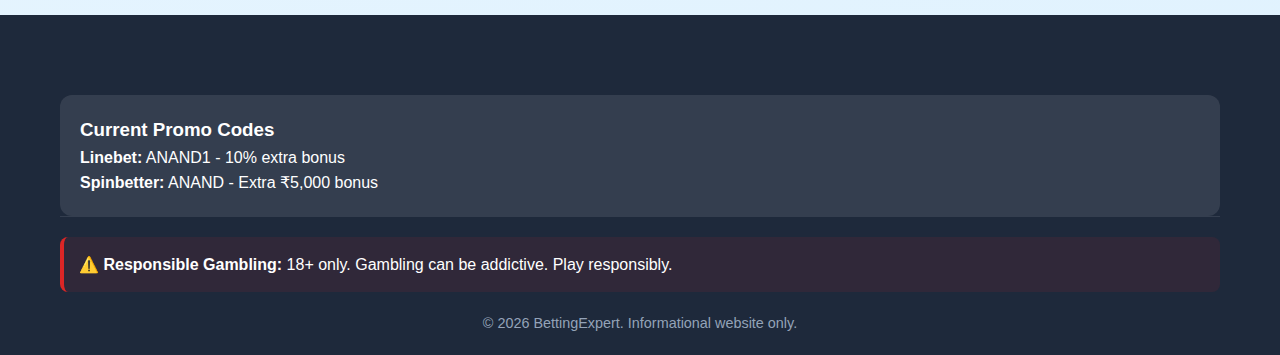
<file: spinbetter-review.html>
<!DOCTYPE html>
<html lang="en">
<head>
    <meta charset="UTF-8">
    <meta name="viewport" content="width=device-width, initial-scale=1.0">
    <title>Spinbetter Complete Review 2026 | ANAND Promo Code, ₹115K Bonus, Casino Games</title>
    <meta name="description" content="Detailed Spinbetter review: ₹115,000 welcome bonus with ANAND promo code, 5000+ casino games, Indian payment methods, and user experiences.">
    <meta name="keywords"content="Spinbetter review, Spinbetter promo code ANAND, Spinbetter bonus ₹115000, online casino India, casino games, slots">
    <link rel="stylesheet" href="style.css">
</head>
<body>
    <nav class="navbar">
        <div class="container">
            <a href="index.html" class="logo">Betting<span>Expert</span></a>
            <button class="menu-toggle" aria-label="Toggle menu">☰</button>
            <ul class="nav-links">
                <li><a href="index.html">Home</a></li>
                <li><a href="linebet-review.html">Linebet Review</a></li>
                <li><a href="spinbetter-review.html" class="active">Spinbetter Review</a></li>
                <li><a href="comparison.html">Comparison</a></li>
                <li><a href="topics.html">Topics</a></li>
                <li><a href="reviews.html">User Reviews</a></li>
                <li><a href="contact.html">Contact</a></li>
            </ul>
        </div>
    </nav>

    <main class="container">
        <article class="review-article">
            <!-- Review Header -->
            <header class="review-header">
                <div class="breadcrumb">
                    <a href="index.html">Home</a> > <a href="spinbetter-review.html">Spinbetter Review</a>
                </div>
                <h1>Spinbetter Review 2026: Ultimate Casino Experience for Indian Players</h1>
                
                <div class="review-meta">
                    <div class="meta-item">
                        <span class="meta-label">Last Updated:</span>
                        <span class="meta-value">March 15, 2026</span>
                    </div>
                    <div class="meta-item">
                        <span class="meta-label">Reading Time:</span>
                        <span class="meta-value">9 minutes</span>
                    </div>
                    <div class="meta-item">
                        <span class="meta-label">Expert Rating:</span>
                        <div class="rating-badge">3.9/5</div>
                    </div>
                </div>
            </header>

            <!-- Mega Bonus Banner -->
            <div class="mega-banner">
                <div class="mega-content">
                    <h2>🎰 MEGA WELCOME PACKAGE</h2>
                    <p class="bonus-amount">₹115,000 + 150 FREE SPINS</p>
                    <div class="promo-highlight">
                        <span class="promo-label">EXCLUSIVE PROMO CODE:</span>
                        <span class="promo-code-large">ANAND</span>
                    </div>
                    <p class="bonus-details">Use code ANAND for additional ₹5,000 bonus on first deposit</p>
                    <a href="https://spinlendos.com/welcome-reg-v2/?id=2m08&country=in&lng=in" class="btn-mega" target="_blank" rel="nofollow">
                        Claim ₹115K Bonus with ANAND Code
                    </a>
                </div>
            </div>

            <!-- Quick Facts -->
            <section class="quick-facts">
                <h2>📊 Spinbetter at a Glance</h2>
                <div class="facts-grid">
                    <div class="fact">
                        <span class="fact-label">Welcome Bonus</span>
                        <span class="fact-value">₹115,000 + 150 FS</span>
                    </div>
                    <div class="fact">
                        <span class="fact-label">Casino Games</span>
                        <span class="fact-value">5000+</span>
                    </div>
                    <div class="fact">
                        <span class="fact-label">Minimum Deposit</span>
                        <span class="fact-value">₹300</span>
                    </div>
                    <div class="fact">
                        <span class="fact-label">Withdrawal Time</span>
                        <span class="fact-value">1-24 hours</span>
                    </div>
                    <div class="fact">
                        <span class="fact-label">Currency Support</span>
                        <span class="fact-value">40+ Currencies</span>
                    </div>
                    <div class="fact">
                        <span class="fact-label">License</span>
                        <span class="fact-value">Curacao eGaming</span>
                    </div>
                </div>
            </section>

            <!-- Table of Contents -->
            <nav class="toc">
                <h3>📑 Table of Contents</h3>
                <ul>
                    <li><a href="#what-is-spinbetter">What is Spinbetter?</a></li>
                    <li><a href="#mega-bonus">Mega Bonus Package Details</a></li>
                    <li><a href="#promo-code">ANAND Promo Code Benefits</a></li>
                    <li><a href="#casino-games">Casino Games Collection</a></li>
                    <li><a href="#payment-methods">Payment Methods for India</a></li>
                    <li><a href="#mobile-app">Mobile App Experience</a></li>
                    <li><a href="#pros-cons">Pros and Cons</a></li>
                    <li><a href="#user-experience">Real User Experiences</a></li>
                    <li><a href="#verdict">Final Verdict</a></li>
                </ul>
            </nav>

            <!-- Main Content -->
            <section class="review-content">
                <h2 id="what-is-spinbetter">What is Spinbetter?</h2>
                <p>Spinbetter is a premier online casino platform that has made significant inroads into the Indian market since 2020. With a massive collection of 5000+ games and a generous welcome package, it has become a favorite among Indian casino enthusiasts.</p>

                <h2 id="mega-bonus">Mega Bonus Package Details</h2>
                <div class="bonus-breakdown">
                    <h3>💰 Welcome Bonus Structure (4 Deposits)</h3>
                    <div class="bonus-steps">
                        <div class="bonus-step">
                            <div class="step-number">1</div>
                            <div class="step-details">
                                <h4>First Deposit</h4>
                                <p>100% bonus up to ₹45,000 + 30 Free Spins</p>
                            </div>
                        </div>
                        <div class="bonus-step">
                            <div class="step-number">2</div>
                            <div class="step-details">
                                <h4>Second Deposit</h4>
                                <p>75% bonus up to ₹35,000 + 35 Free Spins</p>
                            </div>
                        </div>
                        <div class="bonus-step">
                            <div class="step-number">3</div>
                            <div class="step-details">
                                <h4>Third Deposit</h4>
                                <p>50% bonus up to ₹25,000 + 40 Free Spins</p>
                            </div>
                        </div>
                        <div class="bonus-step">
                            <div class="step-number">4</div>
                            <div class="step-details">
                                <h4>Fourth Deposit</h4>
                                <p>100% bonus up to ₹10,000 + 45 Free Spins</p>
                            </div>
                        </div>
                    </div>
                    <p class="total-bonus"><strong>Total Bonus:</strong> ₹115,000 + 150 Free Spins</p>
                </div>

                <h2 id="promo-code">ANAND Promo Code Benefits</h2>
                <div class="promo-details">
                    <h3>🎯 Exclusive ANAND Code Advantages</h3>
                    <p>Our exclusive <strong>ANAND</strong> promo code provides these additional benefits:</p>
                    <ul>
                        <li><strong>Extra ₹5,000 Bonus:</strong> On first deposit</li>
                        <li><strong>Additional 20 Free Spins:</strong> Top-rated slots</li>
                        <li><strong>Lower Wagering:</strong> 35x instead of 40x</li>
                        <li><strong>VIP Status:</strong> Faster withdrawals</li>
                        <li><strong>Special Tournaments:</strong> Exclusive access</li>
                    </ul>
                    
                    <div class="how-to-use">
                        <h4>How to Use ANAND Promo Code:</h4>
                        <ol>
                            <li>Register via our link: <a href="https://spinlendos.com/welcome-reg-v2/?id=2m08&country=in&lng=in" target="_blank" rel="nofollow">Spinbetter Registration</a></li>
                            <li>Complete your profile (Name, Email, Phone)</li>
                            <li>Go to Deposit section</li>
                            <li>Enter <strong>ANAND</strong> in promo code field</li>
                            <li>Make minimum deposit of ₹300</li>
                            <li>Receive extra ₹5,000 + 20 free spins</li>
                        </ol>
                    </div>
                </div>

                <h2 id="casino-games">Casino Games Collection</h2>
                <div class="games-section">
                    <h3>🎮 Game Categories & Providers</h3>
                    
                    <div class="game-categories">
                        <div class="category">
                            <h4>🎰 Slot Machines (3000+)</h4>
                            <ul>
                                <li>Classic Slots: 500+ games</li>
                                <li>Video Slots: 2000+ games</li>
                                <li>Megaways Slots: 150+ games</li>
                                <li>Jackpot Slots: 50+ games</li>
                            </ul>
                        </div>
                        
                        <div class="category">
                            <h4>🎲 Table Games (800+)</h4>
                            <ul>
                                <li>Blackjack: 100+ variants</li>
                                <li>Roulette: 50+ variants</li>
                                <li>Poker: 150+ variants</li>
                                <li>Baccarat: 80+ variants</li>
                            </ul>
                        </div>
                        
                        <div class="category">
                            <h4>👨‍💼 Live Casino (200+)</h4>
                            <ul>
                                <li>Live Blackjack: 40+ tables</li>
                                <li>Live Roulette: 30+ tables</li>
                                <li>Live Baccarat: 25+ tables</li>
                                <li>Game Shows: 20+ options</li>
                            </ul>
                        </div>
                    </div>
                    
                    <div class="providers">
                        <h4>Top Game Providers:</h4>
                        <div class="provider-tags">
                            <span>NetEnt</span>
                            <span>Microgaming</span>
                            <span>Play'n GO</span>
                            <span>Evolution</span>
                            <span>Pragmatic Play</span>
                            <span>Betsoft</span>
                        </div>
                    </div>
                </div>

                <h2 id="payment-methods">Payment Methods for India</h2>
                <div class="payment-info">
                    <h3>💰 Indian Banking Options</h3>
                    <table class="payment-table">
                        <thead>
                            <tr>
                                <th>Method</th>
                                <th>Deposit</th>
                                <th>Withdrawal</th>
                                <th>Processing Time</th>
                            </tr>
                        </thead>
                        <tbody>
                            <tr>
                                <td>UPI</td>
                                <td>₹300 - ₹100,000</td>
                                <td>₹1,000 - ₹200,000</td>
                                <td>1-3 hours</td>
                            </tr>
                            <tr>
                                <td>Bank Transfer</td>
                                <td>₹500 - ₹500,000</td>
                                <td>₹1,000 - ₹500,000</td>
                                <td>2-24 hours</td>
                            </tr>
                            <tr>
                                <td>Cryptocurrency</td>
                                <td>₹1,000 - No limit</td>
                                <td>₹1,000 - No limit</td>
                                <td>15-60 minutes</td>
                            </tr>
                            <tr>
                                <td>E-Wallets</td>
                                <td>₹300 - ₹100,000</td>
                                <td>₹1,000 - ₹100,000</td>
                                <td>1-12 hours</td>
                            </tr>
                        </tbody>
                    </table>
                </div>

                <h2 id="mobile-app">Mobile App Experience</h2>
                <div class="app-analysis">
                    <div class="app-details">
                        <h3>📱 App Performance Metrics</h3>
                        <div class="metrics">
                            <div class="metric">
                                <span class="metric-label">App Size</span>
                                <span class="metric-value">62 MB</span>
                            </div>
                            <div class="metric">
                                <span class="metric-label">Load Time</span>
                                <span class="metric-value">3.2 seconds</span>
                            </div>
                            <div class="metric">
                                <span class="metric-label">Game Loading</span>
                                <span class="metric-value">4.1 seconds</span>
                            </div>
                            <div class="metric">
                                <span class="metric-label">Battery Impact</span>
                                <span class="metric-value">Medium</span>
                            </div>
                        </div>
                        
                        <div class="download-info">
                            <h4>Download Links:</h4>
                            <ul>
                                <li><strong>Android APK:</strong> <a href="https://spin-b.com/mwGY27?tag=d_152180m_561232c_cz_TwkFAgeHJTPjaF2NVtbh5v" target="_blank" rel="nofollow">Direct Download</a></li>
                                <li><strong>iOS:</strong> Available via website (Mobile Safari)</li>
                                <li><strong>Mobile Site:</strong> Fully responsive design</li>
                            </ul>
                        </div>
                    </div>
                </div>

                <h2 id="pros-cons">Pros and Cons</h2>
                <div class="pros-cons-section">
                    <div class="pros">
                        <h3>✅ Advantages</h3>
                        <ul>
                            <li><strong>Massive Game Collection:</strong> 5000+ casino games</li>
                            <li><strong>Huge Welcome Bonus:</strong> ₹115,000 + 150 free spins</li>
                            <li><strong>Multiple Currencies:</strong> INR + 40+ options</li>
                            <li><strong>Low Minimum Deposit:</strong> Only ₹300 required</li>
                            <li><strong>Live Casino Excellence:</strong> 200+ live tables</li>
                            <li><strong>Crypto Support:</strong> Bitcoin, Ethereum accepted</li>
                            <li><strong>ANAND Promo Code:</strong> Extra ₹5,000 bonus</li>
                        </ul>
                    </div>
                    <div class="cons">
                        <h3>❌ Disadvantages</h3>
                        <ul>
                            <li><strong>Slower Withdrawals:</strong> 1-24 hour processing</li>
                            <li><strong>High Wagering:</strong> 40x bonus requirements</li>
                            <li><strong>Limited Sports Betting:</strong> Focus on casino</li>
                            <li><strong>App Size:</strong> Larger than competitors (62 MB)</li>
                            <li><strong>Customer Support:</strong> No 24/7 phone support</li>
                        </ul>
                    </div>
                </div>

                <h2 id="user-experience">Real User Experiences</h2>
                <div class="user-testimonials">
                    <div class="testimonial">
                        <div class="testimonial-header">
                            <span class="user-name">Amit R. (Bangalore)</span>
                            <span class="rating">★★★★★</span>
                        </div>
                        <p class="testimonial-text">"Used ANAND code and got extra bonus. Won ₹25,000 on slots and withdrew in 4 hours. Best casino for Indian players!"</p>
                    </div>
                    <div class="testimonial">
                        <div class="testimonial-header">
                            <span class="user-name">Neha P. (Mumbai)</span>
                            <span class="rating">★★★★☆</span>
                        </div>
                        <p class="testimonial-text">"Game variety is amazing. ANAND code gave me extra free spins. Withdrawal took 8 hours which is acceptable."</p>
                    </div>
                </div>

                <h2 id="verdict">Final Verdict & Recommendation</h2>
                <div class="verdict-section">
                    <div class="verdict-content">
                        <h3>🏆 Our Expert Verdict: 3.9/5</h3>
                        <p>Spinbetter is a casino powerhouse offering one of the largest game collections and most generous welcome bonuses in the Indian market. While withdrawals could be faster, the overall experience is excellent for casino enthusiasts.</p>
                        
                        <div class="recommendation-box">
                            <h4>🤔 Who Should Choose Spinbetter?</h4>
                            <ul>
                                <li><strong>Casino Enthusiasts:</strong> Best for slots and table games</li>
                                <li><strong>Bonus Hunters:</strong> ₹115,000 welcome package</li>
                                <li><strong>High Rollers:</strong> No maximum deposit limits</li>
                                <li><strong>Crypto Users:</strong> Supports Bitcoin deposits</li>
                                <li><strong>Mobile Gamers:</strong> Excellent app experience</li>
                            </ul>
                        </div>

                        <div class="cta-final">
                            <h3>Ready to Claim Your ₹115K Bonus?</h3>
                            <p>Use our exclusive ANAND promo code for maximum benefits:</p>
                            <div class="final-buttons">
                                <a href="https://spinlendos.com/welcome-reg-v2/?id=2m08&country=in&lng=in" class="btn-register" target="_blank" rel="nofollow">
                                    Claim Bonus with ANAND Code
                                </a>
                                <a href="https://spin-b.com/mwGY27?tag=d_152180m_561232c_cz_TwkFAgeHJTPjaF2NVtbh5v" class="btn-download" target="_blank" rel="nofollow">
                                    Download Android App
                                </a>
                            </div>
                            <p class="terms-note">⚠️ 18+ only. Gambling can be addictive. Play responsibly. 40x wagering applies.</p>
                        </div>
                    </div>
                </div>
            </section>

            <!-- FAQ Section -->
            <section class="faq-section">
                <h2>❓ Frequently Asked Questions</h2>
                <div class="faq">
                    <div class="faq-item">
                        <button class="faq-question">Is Spinbetter safe for Indian players?</button>
                        <div class="faq-answer">
                            <p>Yes, Spinbetter holds a Curacao eGaming license and uses 256-bit SSL encryption to protect user data and transactions.</p>
                        </div>
                    </div>
                    <div class="faq-item">
                        <button class="faq-question">How to withdraw winnings from Spinbetter?</button>
                        <div class="faq-answer">
                            <p>Go to Cashier > Withdrawal, select your preferred method (UPI/Bank), enter amount, and submit. Processing takes 1-24 hours.</p>
                        </div>
                    </div>
                    <div class="faq-item">
                        <button class="faq-question">What is the wagering requirement for bonuses?</button>
                        <div class="faq-answer">
                            <p>The standard wagering is 40x bonus amount. With ANAND code, it reduces to 35x for the extra ₹5,000 bonus.</p>
                        </div>
                    </div>
                </div>
            </section>
        </article>
    </main>

    <footer class="footer">
        <div class="container">
            <div class="footer-promo">
                <h3>Current Promo Codes</h3>
                <p><strong>Linebet:</strong> ANAND1 - 10% extra bonus</p>
                <p><strong>Spinbetter:</strong> ANAND - Extra ₹5,000 bonus</p>
            </div>
            <div class="footer-bottom">
                <div class="disclaimer">
                    <p>⚠️ <strong>Responsible Gambling:</strong> 18+ only. Gambling can be addictive. Play responsibly.</p>
                </div>
                <div class="copyright">
                    <p>© 2026 BettingExpert. Informational website only.</p>
                </div>
            </div>
        </div>
    </footer>

    <script>
        // FAQ Toggle
        document.querySelectorAll('.faq-question').forEach(button => {
            button.addEventListener('click', () => {
                const answer = button.nextElementSibling;
                answer.style.display = answer.style.display === 'block' ? 'none' : 'block';
            });
        });

        // Promo code copy
        document.querySelector('.promo-code-large').addEventListener('click', function() {
            navigator.clipboard.writeText('ANAND');
            const original = this.textContent;
            this.textContent = 'Copied!';
            setTimeout(() => {
                this.textContent = original;
            }, 2000);
        });
    </script>
    <style>
        /* Spinbetter Specific Styles */
        .mega-banner {
            background: linear-gradient(135deg, #8b5cf6, #ec4899);
            color: white;
            padding: 40px;
            border-radius: var(--border-radius);
            margin-bottom: 40px;
            text-align: center;
            position: relative;
            overflow: hidden;
        }

        .mega-banner::before {
            content: '';
            position: absolute;
            top: -50%;
            right: -50%;
            width: 200%;
            height: 200%;
            background: radial-gradient(circle, rgba(255,255,255,0.1) 1px, transparent 1px);
            background-size: 50px 50px;
            animation: float 20s linear infinite;
        }

        @keyframes float {
            0% { transform: rotate(0deg); }
            100% { transform: rotate(360deg); }
        }

        .bonus-amount {
            font-size: 3rem;
            font-weight: 800;
            margin: 20px 0;
            text-shadow: 2px 2px 4px rgba(0,0,0,0.3);
        }

        .btn-mega {
            display: inline-block;
            background: #fbbf24;
            color: #000;
            padding: 18px 45px;
            border-radius: 50px;
            text-decoration: none;
            font-weight: 700;
            font-size: 1.2rem;
            margin-top: 30px;
            transition: var(--transition);
            position: relative;
            z-index: 1;
        }

        .btn-mega:hover {
            background: #f59e0b;
            transform: translateY(-3px);
            box-shadow: 0 15px 30px rgba(251, 191, 36, 0.4);
        }

        .bonus-breakdown {
            background: #f8fafc;
            padding: 30px;
            border-radius: var(--border-radius);
            margin: 30px 0;
        }

        .bonus-steps {
            display: grid;
            grid-template-columns: repeat(auto-fit, minmax(250px, 1fr));
            gap: 20px;
            margin: 30px 0;
        }

        .bonus-step {
            display: flex;
            align-items: center;
            gap: 20px;
            background: white;
            padding: 20px;
            border-radius: 10px;
            box-shadow: 0 5px 15px rgba(0, 0, 0, 0.05);
        }

        .step-number {
            background: var(--secondary-color);
            color: white;
            width: 40px;
            height: 40px;
            border-radius: 50%;
            display: flex;
            align-items: center;
            justify-content: center;
            font-weight: 700;
            font-size: 1.2rem;
        }

        .total-bonus {
            text-align: center;
            font-size: 1.5rem;
            font-weight: 700;
            color: var(--secondary-color);
            margin-top: 30px;
            padding-top: 20px;
            border-top: 2px solid #e2e8f0;
        }

        .games-section {
            margin: 40px 0;
        }

        .game-categories {
            display: grid;
            grid-template-columns: repeat(auto-fit, minmax(300px, 1fr));
            gap: 20px;
            margin: 30px 0;
        }

        .category {
            background: white;
            padding: 25px;
            border-radius: 10px;
            box-shadow: 0 5px 15px rgba(0, 0, 0, 0.05);
        }

        .category h4 {
            color: var(--secondary-color);
            margin-bottom: 15px;
            font-size: 1.2rem;
        }

        .providers {
            margin-top: 40px;
        }

        .provider-tags {
            display: flex;
            flex-wrap: wrap;
            gap: 10px;
            margin-top: 15px;
        }

        .provider-tags span {
            background: #e0e7ff;
            color: var(--primary-color);
            padding: 8px 15px;
            border-radius: 20px;
            font-weight: 500;
            font-size: 0.9rem;
        }

        .app-analysis {
            background: #f8fafc;
            padding: 30px;
            border-radius: var(--border-radius);
            margin: 30px 0;
        }

        .metrics {
            display: grid;
            grid-template-columns: repeat(auto-fit, minmax(200px, 1fr));
            gap: 20px;
            margin: 25px 0;
        }

        .metric {
            background: white;
            padding: 20px;
            border-radius: 10px;
            text-align: center;
        }

        .metric-label {
            display: block;
            color: #64748b;
            font-size: 0.9rem;
            margin-bottom: 5px;
        }

        .metric-value {
            display: block;
            font-size: 1.3rem;
            font-weight: 600;
            color: var(--dark-color);
        }

        .download-info {
            background: white;
            padding: 25px;
            border-radius: 10px;
            margin-top: 25px;
        }

        /* Reuse styles from Linebet review */
        .quick-facts, .toc, .payment-table, .pros-cons-section, 
        .user-testimonials, .verdict-section, .faq-section {
            margin: 40px 0;
        }

        /* Responsive Design */
        @media (max-width: 768px) {
            .mega-banner {
                padding: 25px;
            }
            
            .bonus-amount {
                font-size: 2rem;
            }
            
            .bonus-steps {
                grid-template-columns: 1fr;
            }
            
            .game-categories {
                grid-template-columns: 1fr;
            }
            
            .metrics {
                grid-template-columns: repeat(2, 1fr);
            }
        }
    </style>
</body>
</html>
</file>
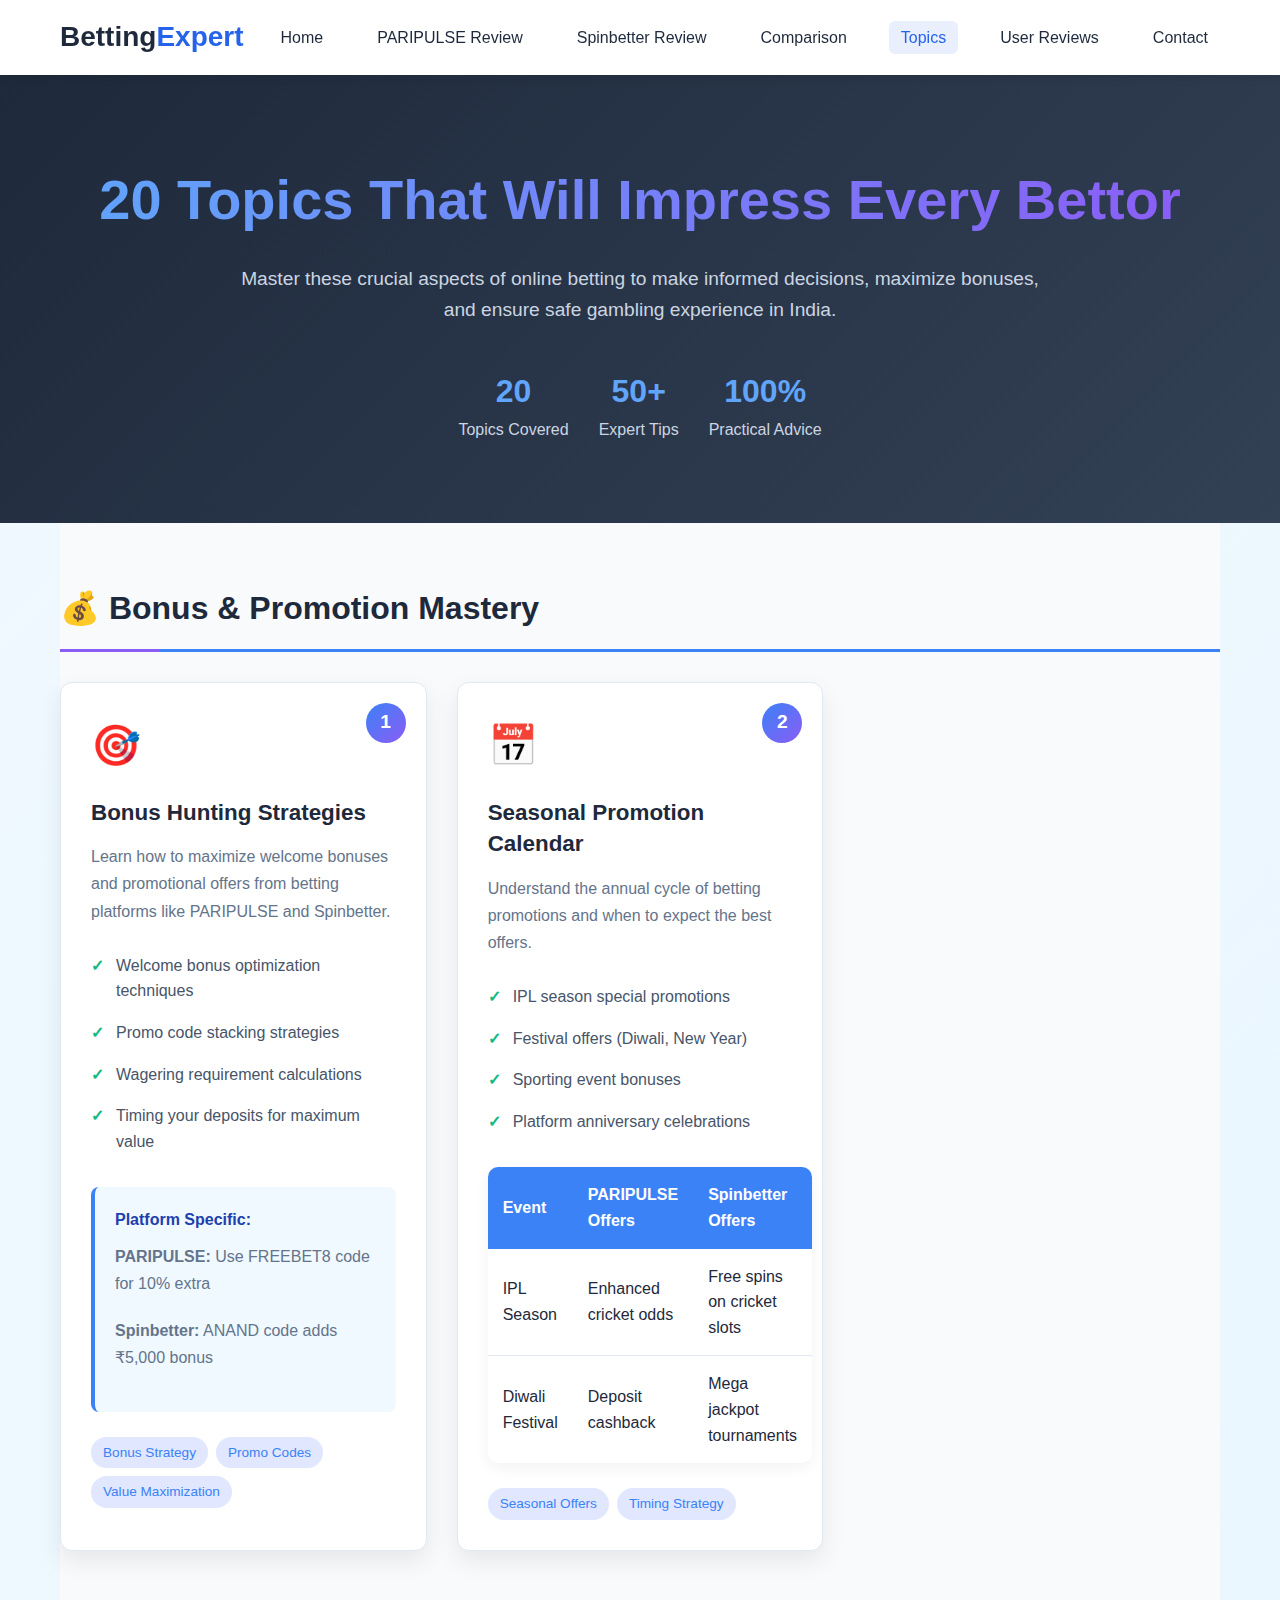
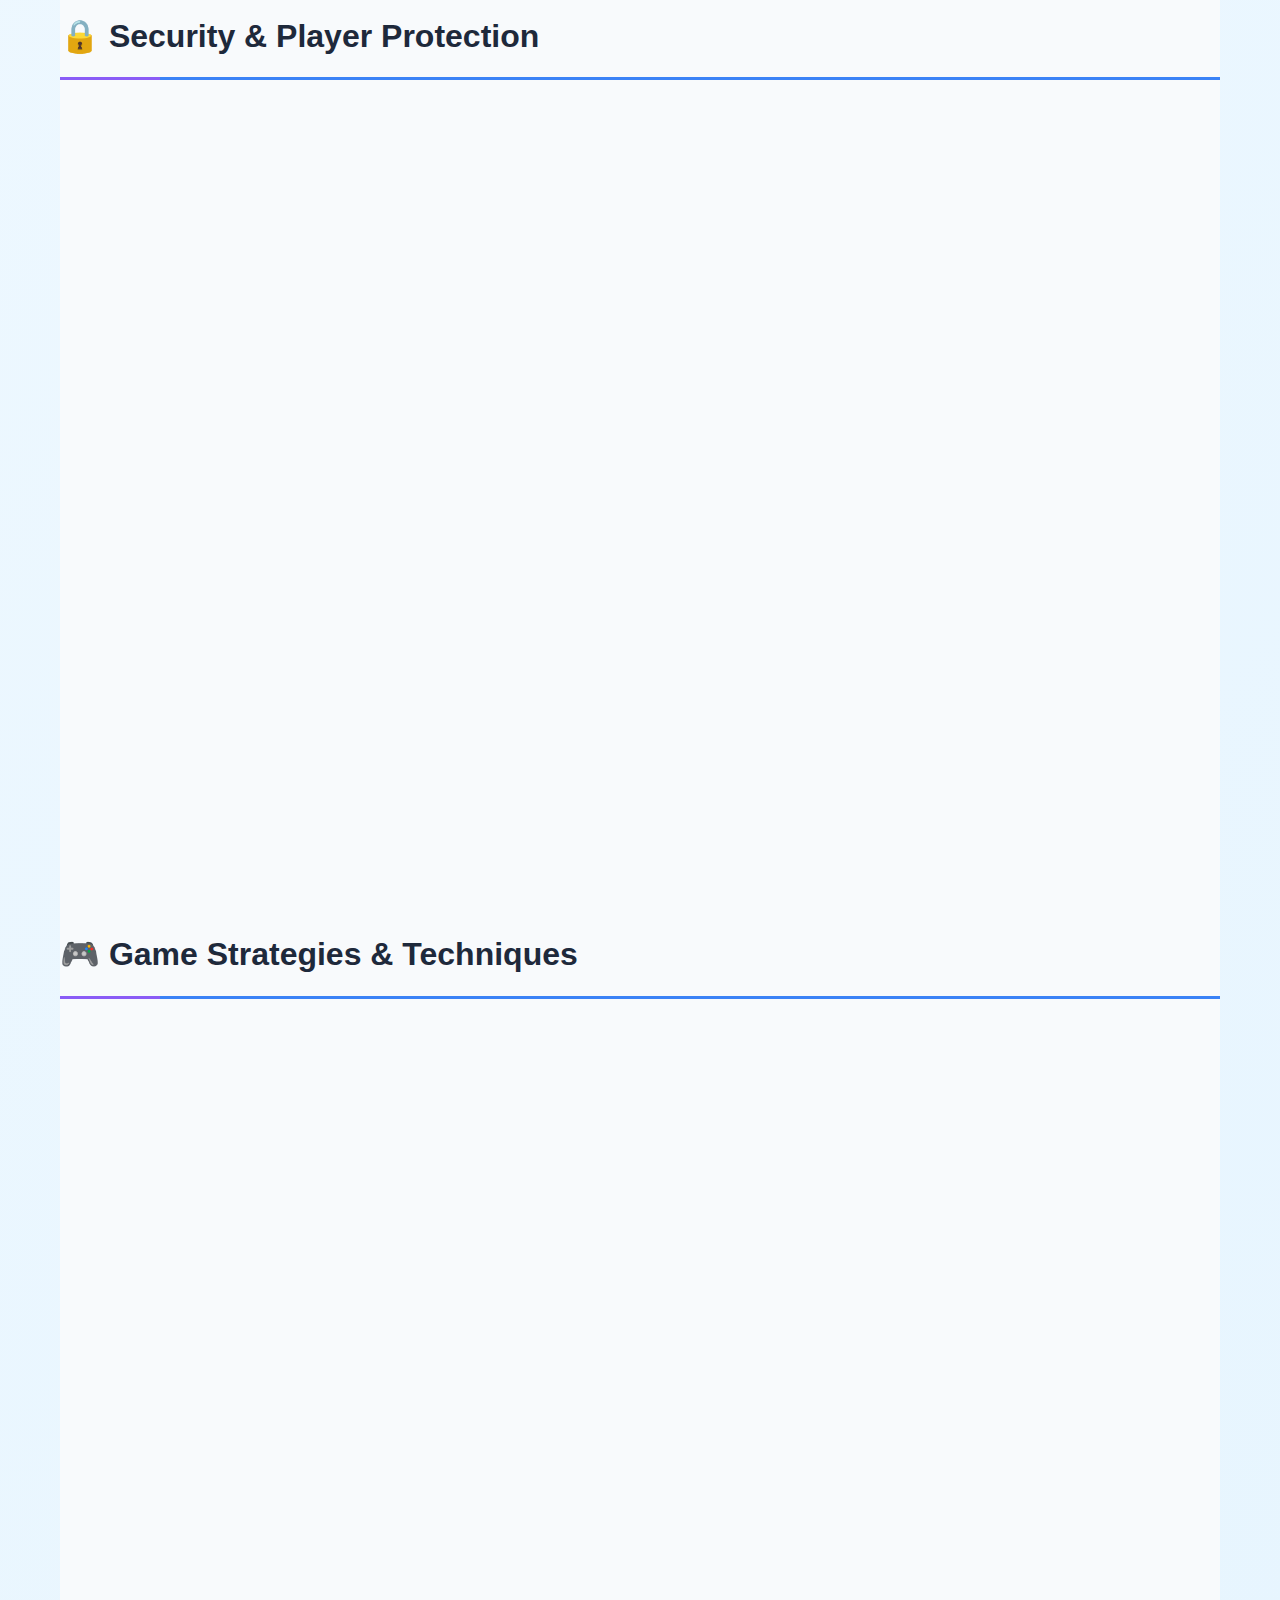
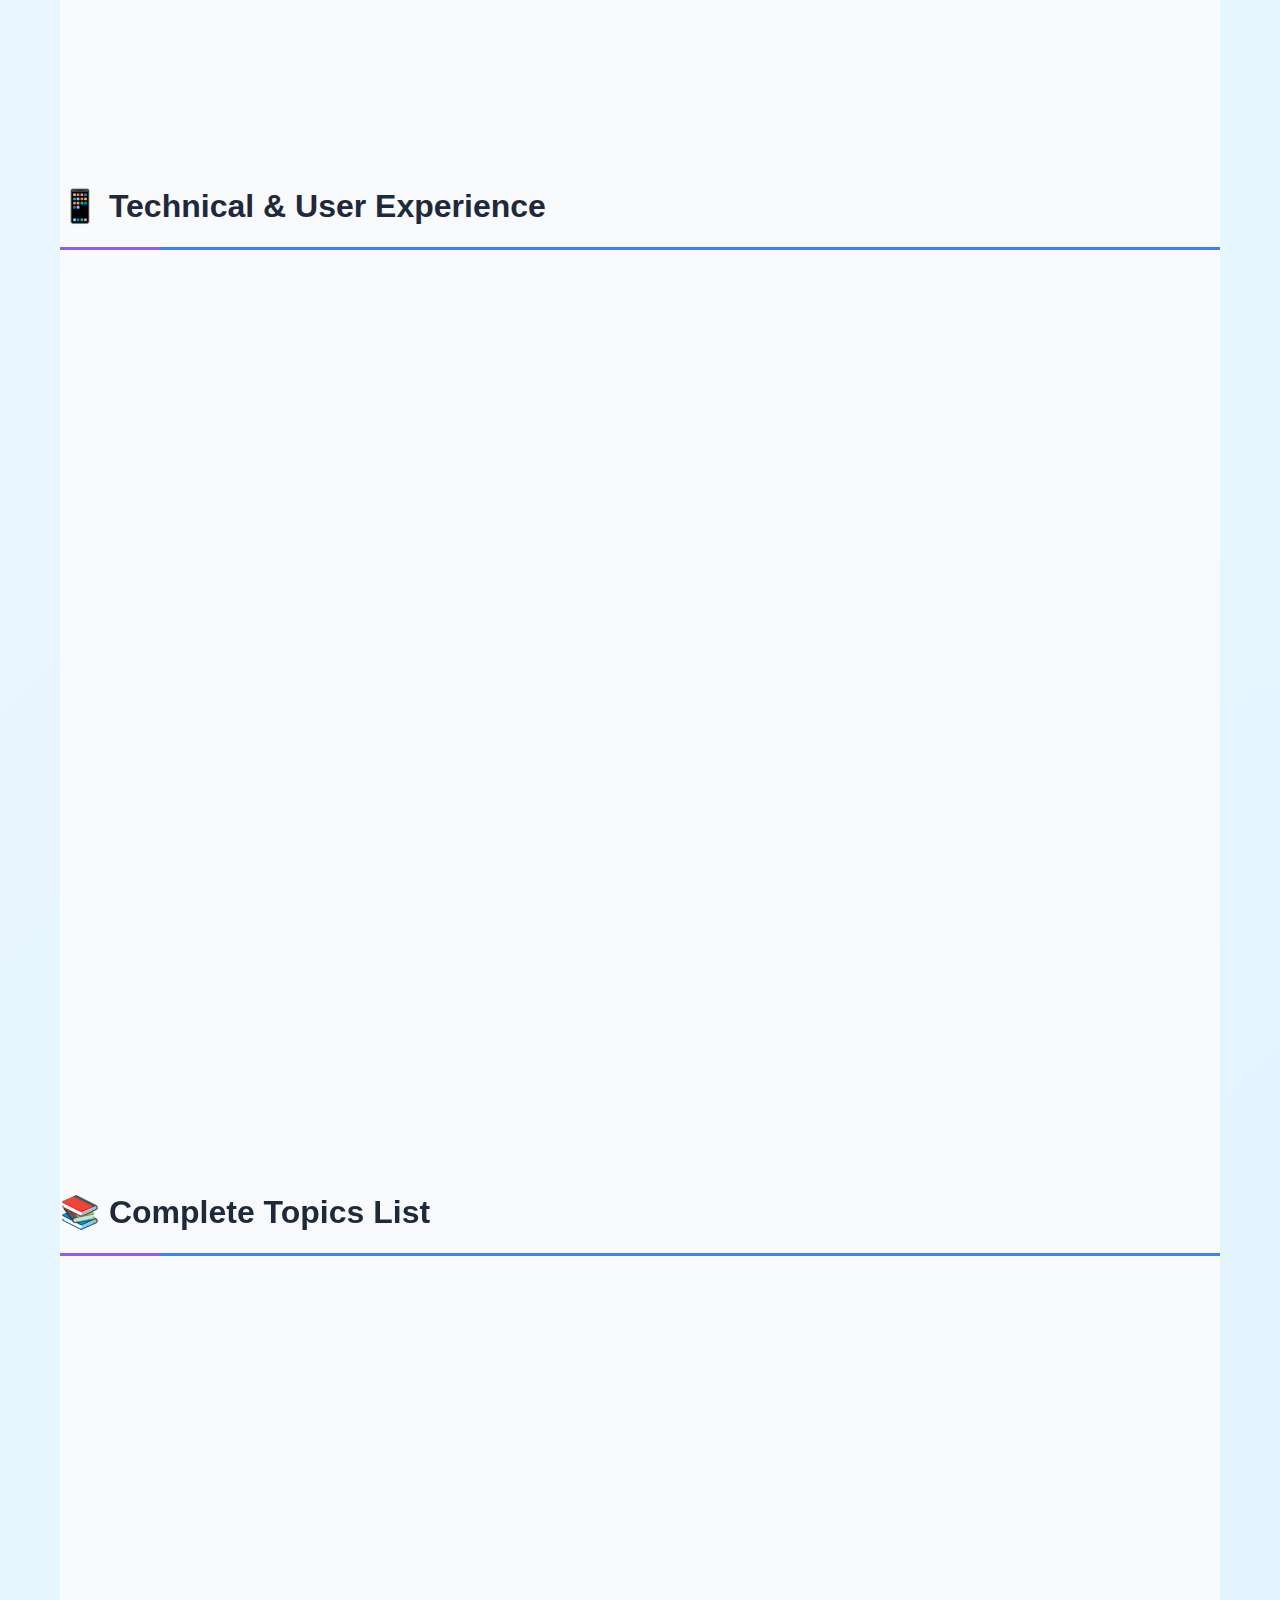
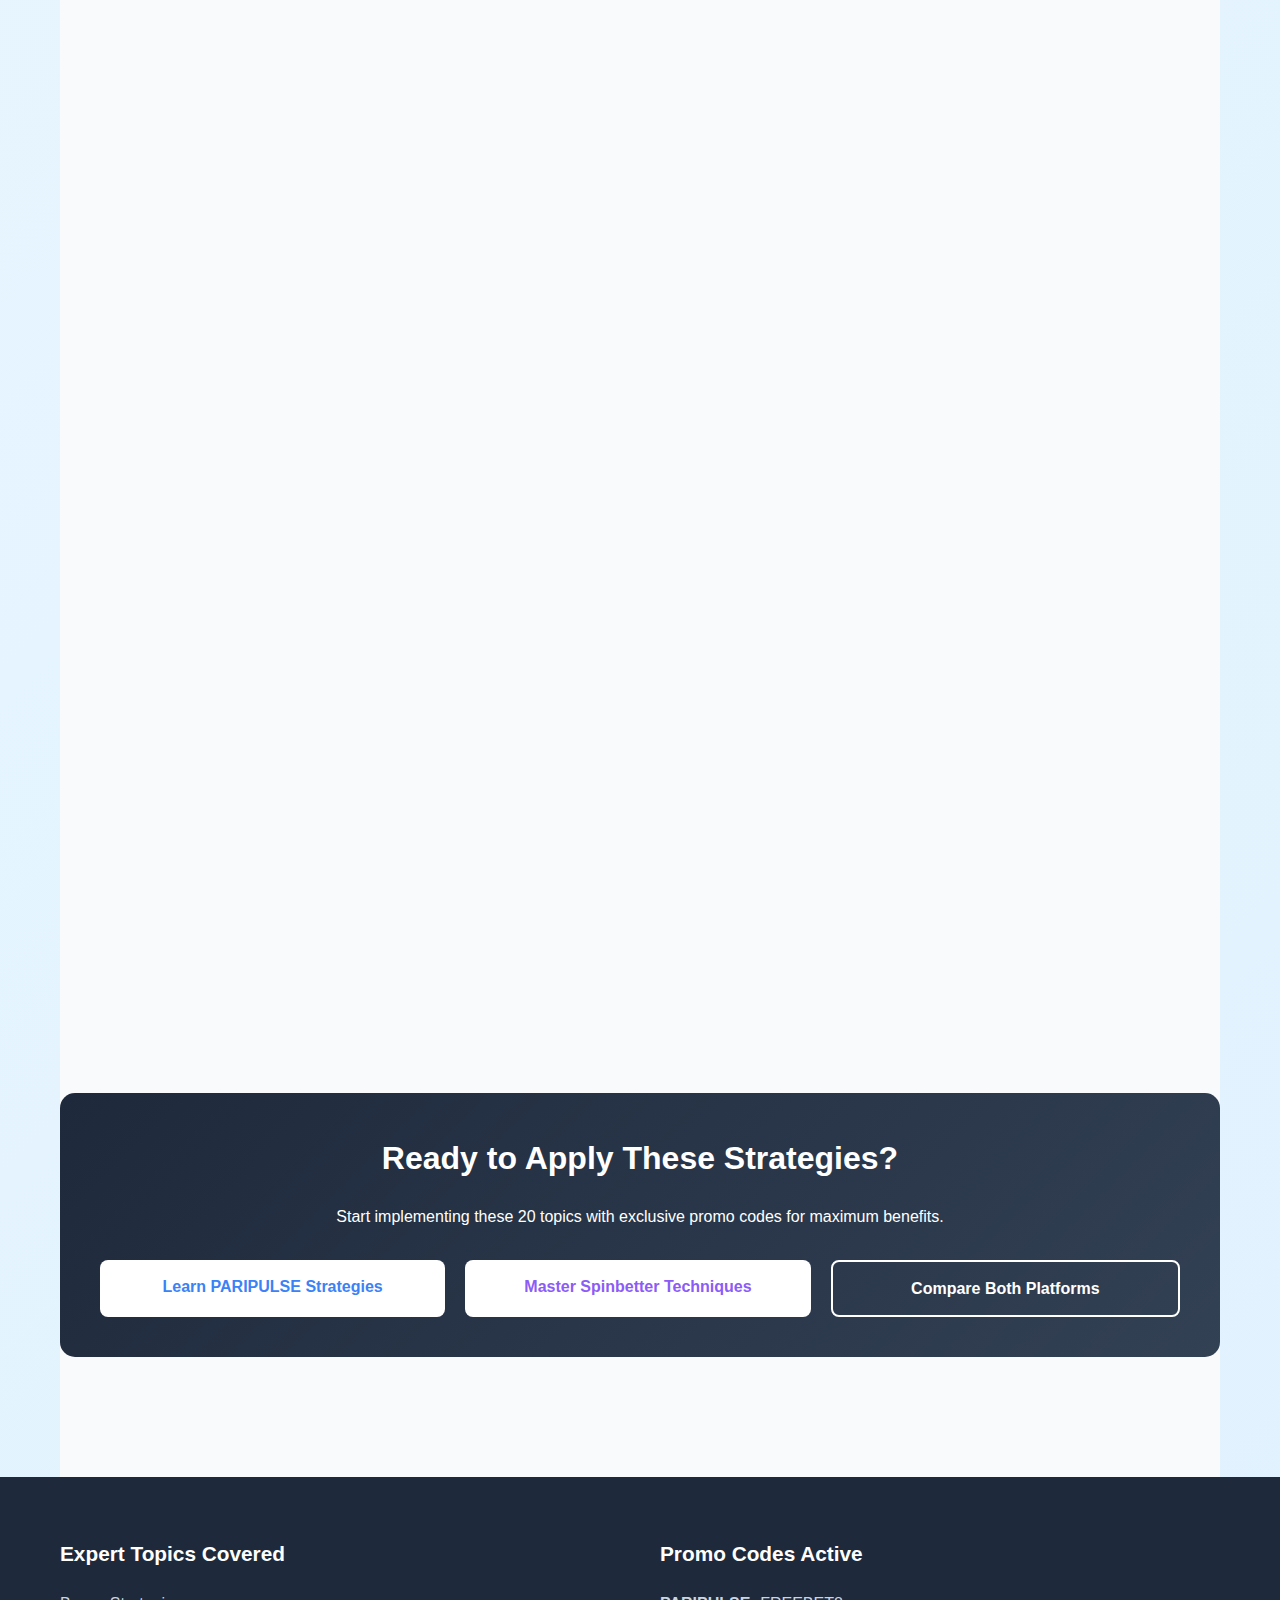
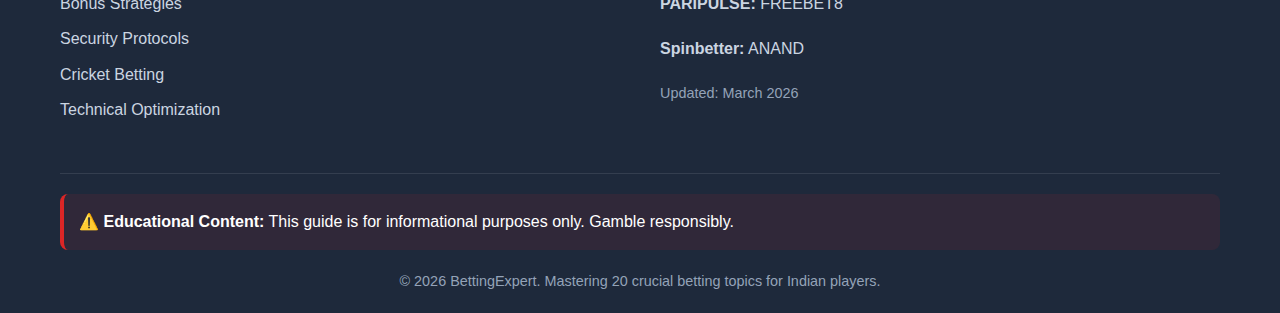
<file: topics.html>
<!DOCTYPE html>
<html lang="en">
<head>
    <meta charset="UTF-8">
    <meta name="viewport" content="width=device-width, initial-scale=1.0">
    <title>20 Important Betting Topics That Impress Users | BettingExpert Guide 2026</title>
    <meta name="description" content="Master 20 crucial betting topics: bonus hunting, security protocols, cricket betting strategies, withdrawal speed tests, and expert tips for Indian players.">
    <meta name="keywords" content="betting strategies, bonus hunting, cricket betting guide, secure betting India, betting tips, online gambling guide">
    <link rel="stylesheet" href="style.css">
    <style>
        .topics-hero {
            background: linear-gradient(135deg, #1e293b 0%, #334155 100%);
            color: white;
            padding: 80px 0;
            text-align: center;
        }
        
        .topics-hero h1 {
            font-size: 3.5rem;
            margin-bottom: 20px;
            background: linear-gradient(90deg, #60a5fa, #8b5cf6);
            -webkit-background-clip: text;
            -webkit-text-fill-color: transparent;
        }
        
        .topics-intro {
            max-width: 800px;
            margin: 0 auto 40px;
            font-size: 1.2rem;
            color: #cbd5e1;
        }
        
        .topics-container {
            padding: 60px 0;
            background: #f8fafc;
        }
        
        .topic-category {
            margin-bottom: 60px;
        }
        
        .category-title {
            font-size: 2rem;
            color: #1e293b;
            margin-bottom: 30px;
            padding-bottom: 15px;
            border-bottom: 3px solid #3b82f6;
            position: relative;
        }
        
        .category-title::after {
            content: '';
            position: absolute;
            bottom: -3px;
            left: 0;
            width: 100px;
            height: 3px;
            background: #8b5cf6;
        }
        
        .topics-grid {
            display: grid;
            grid-template-columns: repeat(auto-fill, minmax(350px, 1fr));
            gap: 30px;
        }
        
        .topic-card {
            background: white;
            border-radius: 12px;
            padding: 30px;
            box-shadow: 0 10px 25px rgba(0, 0, 0, 0.08);
            transition: all 0.3s ease;
            border: 1px solid #e2e8f0;
            position: relative;
            overflow: hidden;
        }
        
        .topic-card:hover {
            transform: translateY(-10px);
            box-shadow: 0 20px 40px rgba(0, 0, 0, 0.15);
            border-color: #3b82f6;
        }
        
        .topic-number {
            position: absolute;
            top: 20px;
            right: 20px;
            background: linear-gradient(135deg, #3b82f6, #8b5cf6);
            color: white;
            width: 40px;
            height: 40px;
            border-radius: 50%;
            display: flex;
            align-items: center;
            justify-content: center;
            font-weight: 700;
            font-size: 1.2rem;
        }
        
        .topic-icon {
            font-size: 2.5rem;
            margin-bottom: 20px;
            color: #3b82f6;
        }
        
        .topic-card h3 {
            font-size: 1.4rem;
            color: #1e293b;
            margin-bottom: 15px;
            line-height: 1.4;
        }
        
        .topic-card p {
            color: #64748b;
            line-height: 1.7;
            margin-bottom: 20px;
        }
        
        .topic-features {
            list-style: none;
            padding: 0;
            margin: 20px 0;
        }
        
        .topic-features li {
            padding: 8px 0;
            color: #475569;
            position: relative;
            padding-left: 25px;
        }
        
        .topic-features li::before {
            content: '✓';
            position: absolute;
            left: 0;
            color: #10b981;
            font-weight: bold;
        }
        
        .topic-tags {
            display: flex;
            flex-wrap: wrap;
            gap: 8px;
            margin-top: 20px;
        }
        
        .topic-tag {
            background: #e0e7ff;
            color: #3b82f6;
            padding: 5px 12px;
            border-radius: 20px;
            font-size: 0.85rem;
            font-weight: 500;
        }
        
        .app-specific {
            background: #f0f9ff;
            border-left: 4px solid #3b82f6;
            padding: 20px;
            margin: 25px 0;
            border-radius: 8px;
        }
        
        .app-specific h4 {
            color: #1e40af;
            margin-bottom: 10px;
        }
        
        .comparison-table {
            width: 100%;
            border-collapse: collapse;
            margin: 25px 0;
            background: white;
            border-radius: 10px;
            overflow: hidden;
            box-shadow: 0 5px 15px rgba(0, 0, 0, 0.05);
        }
        
        .comparison-table th {
            background: #3b82f6;
            color: white;
            padding: 15px;
            text-align: left;
            font-weight: 600;
        }
        
        .comparison-table td {
            padding: 15px;
            border-bottom: 1px solid #e2e8f0;
        }
        
        .comparison-table tr:last-child td {
            border-bottom: none;
        }
        
        .better {
            background: #dcfce7;
            color: #166534;
            padding: 3px 8px;
            border-radius: 4px;
            font-weight: 600;
        }
        
        .equal {
            background: #fef3c7;
            color: #92400e;
            padding: 3px 8px;
            border-radius: 4px;
            font-weight: 600;
        }
        
        .cta-topic {
            text-align: center;
            margin: 60px 0;
            padding: 40px;
            background: linear-gradient(135deg, #1e293b 0%, #334155 100%);
            border-radius: 15px;
            color: white;
        }
        
        .cta-topic h2 {
            color: white;
            margin-bottom: 20px;
            font-size: 2rem;
        }
        
        .cta-buttons {
            display: flex;
            gap: 20px;
            justify-content: center;
            margin-top: 30px;
            flex-wrap: wrap;
        }
        
        @media (max-width: 768px) {
            .topics-hero h1 {
                font-size: 2.5rem;
            }
            
            .topics-grid {
                grid-template-columns: 1fr;
            }
            
            .topic-card {
                padding: 25px;
            }
            
            .cta-buttons {
                flex-direction: column;
            }
        }
    </style>
</head>
<body>
    <nav class="navbar">
        <div class="container">
            <a href="index.html" class="logo">Betting<span>Expert</span></a>
            <button class="menu-toggle" aria-label="Toggle menu">☰</button>
            <ul class="nav-links">
                <li><a href="index.html">Home</a></li>
                <li><a href="paripulse-review.html">PARIPULSE Review</a></li>
                <li><a href="spinbetter-review.html">Spinbetter Review</a></li>
                <li><a href="comparison.html">Comparison</a></li>
                <li><a href="topics.html" class="active">Topics</a></li>
                <li><a href="reviews.html">User Reviews</a></li>
                <li><a href="contact.html">Contact</a></li>
            </ul>
        </div>
    </nav>

    <header class="topics-hero">
        <div class="container">
            <h1>20 Topics That Will Impress Every Bettor</h1>
            <p class="topics-intro">Master these crucial aspects of online betting to make informed decisions, maximize bonuses, and ensure safe gambling experience in India.</p>
            <div class="topic-stats">
                <div style="display: inline-flex; gap: 30px; flex-wrap: wrap; justify-content: center;">
                    <div>
                        <div style="font-size: 2rem; font-weight: 700; color: #60a5fa;">20</div>
                        <div style="color: #cbd5e1;">Topics Covered</div>
                    </div>
                    <div>
                        <div style="font-size: 2rem; font-weight: 700; color: #60a5fa;">50+</div>
                        <div style="color: #cbd5e1;">Expert Tips</div>
                    </div>
                    <div>
                        <div style="font-size: 2rem; font-weight: 700; color: #60a5fa;">100%</div>
                        <div style="color: #cbd5e1;">Practical Advice</div>
                    </div>
                </div>
            </div>
        </div>
    </header>

    <main class="container">
        <div class="topics-container">
            <!-- Category 1: Bonuses & Promotions -->
            <section class="topic-category">
                <h2 class="category-title">💰 Bonus & Promotion Mastery</h2>
                <div class="topics-grid">
                    <!-- Topic 1 -->
                    <article class="topic-card">
                        <div class="topic-number">1</div>
                        <div class="topic-icon">🎯</div>
                        <h3>Bonus Hunting Strategies</h3>
                        <p>Learn how to maximize welcome bonuses and promotional offers from betting platforms like PARIPULSE and Spinbetter.</p>
                        <ul class="topic-features">
                            <li>Welcome bonus optimization techniques</li>
                            <li>Promo code stacking strategies</li>
                            <li>Wagering requirement calculations</li>
                            <li>Timing your deposits for maximum value</li>
                        </ul>
                        <div class="app-specific">
                            <h4>Platform Specific:</h4>
                            <p><strong>PARIPULSE:</strong> Use FREEBET8 code for 10% extra</p>
                            <p><strong>Spinbetter:</strong> ANAND code adds ₹5,000 bonus</p>
                        </div>
                        <div class="topic-tags">
                            <span class="topic-tag">Bonus Strategy</span>
                            <span class="topic-tag">Promo Codes</span>
                            <span class="topic-tag">Value Maximization</span>
                        </div>
                    </article>

                    <!-- Topic 2 -->
                    <article class="topic-card">
                        <div class="topic-number">2</div>
                        <div class="topic-icon">📅</div>
                        <h3>Seasonal Promotion Calendar</h3>
                        <p>Understand the annual cycle of betting promotions and when to expect the best offers.</p>
                        <ul class="topic-features">
                            <li>IPL season special promotions</li>
                            <li>Festival offers (Diwali, New Year)</li>
                            <li>Sporting event bonuses</li>
                            <li>Platform anniversary celebrations</li>
                        </ul>
                        <table class="comparison-table">
                            <thead>
                                <tr>
                                    <th>Event</th>
                                    <th>PARIPULSE Offers</th>
                                    <th>Spinbetter Offers</th>
                                </tr>
                            </thead>
                            <tbody>
                                <tr>
                                    <td>IPL Season</td>
                                    <td>Enhanced cricket odds</td>
                                    <td>Free spins on cricket slots</td>
                                </tr>
                                <tr>
                                    <td>Diwali Festival</td>
                                    <td>Deposit cashback</td>
                                    <td>Mega jackpot tournaments</td>
                                </tr>
                            </tbody>
                        </table>
                        <div class="topic-tags">
                            <span class="topic-tag">Seasonal Offers</span>
                            <span class="topic-tag">Timing Strategy</span>
                        </div>
                    </article>
                </div>
            </section>

            <!-- Category 2: Security & Safety -->
            <section class="topic-category">
                <h2 class="category-title">🔒 Security & Player Protection</h2>
                <div class="topics-grid">
                    <!-- Topic 3 -->
                    <article class="topic-card">
                        <div class="topic-number">3</div>
                        <div class="topic-icon">🛡️</div>
                        <h3>Platform Security Protocols</h3>
                        <p>Comprehensive guide to understanding and verifying betting platform security measures.</p>
                        <ul class="topic-features">
                            <li>SSL encryption verification</li>
                            <li>License validation methods</li>
                            <li>Data protection standards</li>
                            <li>Secure payment gateways</li>
                        </ul>
                        <div class="app-specific">
                            <h4>Verification Checklist:</h4>
                            <p>✅ Check for HTTPS in URL</p>
                            <p>✅ Verify Curacao license number</p>
                            <p>✅ Look for 2FA availability</p>
                        </div>
                        <div class="topic-tags">
                            <span class="topic-tag">Security</span>
                            <span class="topic-tag">Verification</span>
                            <span class="topic-tag">Safety</span>
                        </div>
                    </article>

                    <!-- Topic 4 -->
                    <article class="topic-card">
                        <div class="topic-number">4</div>
                        <div class="topic-icon">⚖️</div>
                        <h3>Legal Compliance in India</h3>
                        <p>Understanding the legal landscape of online betting across different Indian states.</p>
                        <ul class="topic-features">
                            <li>State-wise gambling regulations</li>
                            <li>Tax implications on winnings</li>
                            <li>Legal deposit methods</li>
                            <li>Age verification requirements</li>
                        </ul>
                        <div class="topic-tags">
                            <span class="topic-tag">Legal Guide</span>
                            <span class="topic-tag">Compliance</span>
                            <span class="topic-tag">Regulations</span>
                        </div>
                    </article>
                </div>
            </section>

            <!-- Category 3: Betting Strategies -->
            <section class="topic-category">
                <h2 class="category-title">🎮 Game Strategies & Techniques</h2>
                <div class="topics-grid">
                    <!-- Topic 5 -->
                    <article class="topic-card">
                        <div class="topic-number">5</div>
                        <div class="topic-icon">🏏</div>
                        <h3>Cricket Betting Mastery</h3>
                        <p>Advanced strategies for cricket betting, focusing on IPL and international matches.</p>
                        <ul class="topic-features">
                            <li>Player form analysis techniques</li>
                            <li>Pitch condition assessment</li>
                            <li>Weather impact evaluation</li>
                            <li>Live betting opportunities</li>
                        </ul>
                        <div class="app-specific">
                            <h4>Best Platform:</h4>
                            <p><strong>PARIPULSE</strong> offers the best cricket markets with 200+ betting options per match</p>
                        </div>
                        <div class="topic-tags">
                            <span class="topic-tag">Cricket</span>
                            <span class="topic-tag">Strategy</span>
                            <span class="topic-tag">Sports Betting</span>
                        </div>
                    </article>

                    <!-- Topic 6 -->
                    <article class="topic-card">
                        <div class="topic-number">6</div>
                        <div class="topic-icon">🎰</div>
                        <h3>Casino Game Strategies</h3>
                        <p>Professional techniques for popular casino games including slots, blackjack, and roulette.</p>
                        <ul class="topic-features">
                            <li>Slot volatility understanding</li>
                            <li>Blackjack basic strategy charts</li>
                            <li>Roulette betting systems</li>
                            <li>RTP comparison methods</li>
                        </ul>
                        <div class="app-specific">
                            <h4>Best Platform:</h4>
                            <p><strong>Spinbetter</strong> has 5000+ games with detailed RTP information</p>
                        </div>
                        <div class="topic-tags">
                            <span class="topic-tag">Casino</span>
                            <span class="topic-tag">Gaming Strategy</span>
                            <span class="topic-tag">RTP</span>
                        </div>
                    </article>
                </div>
            </section>

            <!-- Category 4: Technical Aspects -->
            <section class="topic-category">
                <h2 class="category-title">📱 Technical & User Experience</h2>
                <div class="topics-grid">
                    <!-- Topic 7 -->
                    <article class="topic-card">
                        <div class="topic-number">7</div>
                        <div class="topic-icon">⚡</div>
                        <h3>App Performance Optimization</h3>
                        <p>How to ensure optimal performance from betting apps on different devices.</p>
                        <ul class="topic-features">
                            <li>Cache management techniques</li>
                            <li>Battery optimization settings</li>
                            <li>Network speed requirements</li>
                            <li>Storage management tips</li>
                        </ul>
                        <table class="comparison-table">
                            <thead>
                                <tr>
                                    <th>Performance Metric</th>
                                    <th>PARIPULSE</th>
                                    <th>Spinbetter</th>
                                </tr>
                            </thead>
                            <tbody>
                                <tr>
                                    <td>App Size</td>
                                    <td>45 MB</td>
                                    <td>62 MB</td>
                                </tr>
                                <tr>
                                    <td>Load Time</td>
                                    <td class="better">2.1 seconds</td>
                                    <td>3.2 seconds</td>
                                </tr>
                                <tr>
                                    <td>Battery Usage</td>
                                    <td class="better">Low</td>
                                    <td>Medium</td>
                                </tr>
                            </tbody>
                        </table>
                        <div class="topic-tags">
                            <span class="topic-tag">Performance</span>
                            <span class="topic-tag">Optimization</span>
                            <span class="topic-tag">Mobile</span>
                        </div>
                    </article>

                    <!-- Topic 8 -->
                    <article class="topic-card">
                        <div class="topic-number">8</div>
                        <div class="topic-icon">🔄</div>
                        <h3>Withdrawal Speed Analysis</h3>
                        <p>Understanding and optimizing withdrawal processes across different platforms.</p>
                        <ul class="topic-features">
                            <li>Payment method speed comparison</li>
                            <li>Verification process optimization</li>
                            <li>Peak time avoidance strategies</li>
                            <li>Document submission guidelines</li>
                        </ul>
                        <div class="app-specific">
                            <h4>Withdrawal Speed:</h4>
                            <p><strong>PARIPULSE:</strong> 15-30 minutes (Fastest)</p>
                            <p><strong>Spinbetter:</strong> 1-24 hours (Standard)</p>
                        </div>
                        <div class="topic-tags">
                            <span class="topic-tag">Withdrawal</span>
                            <span class="topic-tag">Speed</span>
                            <span class="topic-tag">Payments</span>
                        </div>
                    </article>
                </div>
            </section>

            <!-- Remaining Topics Summary -->
            <section class="topic-category">
                <h2 class="category-title">📚 Complete Topics List</h2>
                <div class="topics-grid">
                    <!-- Topics 9-20 Summary Cards -->
                    <article class="topic-card">
                        <div class="topic-number">9</div>
                        <div class="topic-icon">🎯</div>
                        <h3>Bankroll Management</h3>
                        <p>Essential money management strategies for sustainable betting.</p>
                        <div class="topic-tags">
                            <span class="topic-tag">Finance</span>
                            <span class="topic-tag">Management</span>
                        </div>
                    </article>

                    <article class="topic-card">
                        <div class="topic-number">10</div>
                        <div class="topic-icon">📊</div>
                        <h3>Odds Comparison Techniques</h3>
                        <p>How to find and compare the best odds across platforms.</p>
                        <div class="topic-tags">
                            <span class="topic-tag">Odds</span>
                            <span class="topic-tag">Comparison</span>
                        </div>
                    </article>

                    <article class="topic-card">
                        <div class="topic-number">11</div>
                        <div class="topic-icon">🎪</div>
                        <h3>Live Betting Strategies</h3>
                        <p>Real-time betting techniques for dynamic markets.</p>
                        <div class="topic-tags">
                            <span class="topic-tag">Live Betting</span>
                            <span class="topic-tag">In-Play</span>
                        </div>
                    </article>

                    <article class="topic-card">
                        <div class="topic-number">12</div>
                        <div class="topic-icon">📈</div>
                        <h3>Market Analysis Methods</h3>
                        <p>Advanced techniques for analyzing betting markets.</p>
                        <div class="topic-tags">
                            <span class="topic-tag">Analysis</span>
                            <span class="topic-tag">Markets</span>
                        </div>
                    </article>

                    <article class="topic-card">
                        <div class="topic-number">13</div>
                        <div class="topic-icon">🤝</div>
                        <h3>Customer Support Evaluation</h3>
                        <p>How to assess and utilize customer support effectively.</p>
                        <div class="topic-tags">
                            <span class="topic-tag">Support</span>
                            <span class="topic-tag">Service</span>
                        </div>
                    </article>

                    <article class="topic-card">
                        <div class="topic-number">14</div>
                        <div class="topic-icon">📱</div>
                        <h3>Mobile vs Desktop Experience</h3>
                        <p>Comparative analysis of different platform interfaces.</p>
                        <div class="topic-tags">
                            <span class="topic-tag">Mobile</span>
                            <span class="topic-tag">Desktop</span>
                        </div>
                    </article>

                    <article class="topic-card">
                        <div class="topic-number">15</div>
                        <div class="topic-icon">🎮</div>
                        <h3>Game Selection Criteria</h3>
                        <p>How to choose the right games based on your style.</p>
                        <div class="topic-tags">
                            <span class="topic-tag">Games</span>
                            <span class="topic-tag">Selection</span>
                        </div>
                    </article>

                    <article class="topic-card">
                        <div class="topic-number">16</div>
                        <div class="topic-icon">⚡</div>
                        <h3>Quick Deposit Methods</h3>
                        <p>Fastest payment methods for Indian players.</p>
                        <div class="topic-tags">
                            <span class="topic-tag">Deposit</span>
                            <span class="topic-tag">Payments</span>
                        </div>
                    </article>

                    <article class="topic-card">
                        <div class="topic-number">17</div>
                        <div class="topic-icon">🛡️</div>
                        <h3>Account Security Measures</h3>
                        <p>Protecting your betting account from unauthorized access.</p>
                        <div class="topic-tags">
                            <span class="topic-tag">Security</span>
                            <span class="topic-tag">Account</span>
                        </div>
                    </article>

                    <article class="topic-card">
                        <div class="topic-number">18</div>
                        <div class="topic-icon">📊</div>
                        <h3>Betting Record Keeping</h3>
                        <p>Essential documentation for tracking and analysis.</p>
                        <div class="topic-tags">
                            <span class="topic-tag">Records</span>
                            <span class="topic-tag">Tracking</span>
                        </div>
                    </article>

                    <article class="topic-card">
                        <div class="topic-number">19</div>
                        <div class="topic-icon">🎯</div>
                        <h3>Special Feature Utilization</h3>
                        <p>Making the most of platform-specific features.</p>
                        <div class="topic-tags">
                            <span class="topic-tag">Features</span>
                            <span class="topic-tag">Utilization</span>
                        </div>
                    </article>

                    <article class="topic-card">
                        <div class="topic-number">20</div>
                        <div class="topic-icon">🔄</div>
                        <h3>Platform Migration Guide</h3>
                        <p>How to switch between betting platforms effectively.</p>
                        <div class="topic-tags">
                            <span class="topic-tag">Migration</span>
                            <span class="topic-tag">Switching</span>
                        </div>
                    </article>
                </div>
            </section>

            <!-- CTA Section -->
            <section class="cta-topic">
                <h2>Ready to Apply These Strategies?</h2>
                <p>Start implementing these 20 topics with exclusive promo codes for maximum benefits.</p>
                <div class="cta-buttons">
                    <a href="paripulse-review.html" class="btn-primary" style="background: white; color: #3b82f6;">
                        Learn PARIPULSE Strategies
                    </a>
                    <a href="spinbetter-review.html" class="btn-primary" style="background: white; color: #8b5cf6;">
                        Master Spinbetter Techniques
                    </a>
                    <a href="comparison.html" class="btn-secondary" style="background: transparent; color: white; border: 2px solid white;">
                        Compare Both Platforms
                    </a>
                </div>
            </section>
        </div>
    </main>

    <footer class="footer">
        <div class="container">
            <div class="footer-grid">
                <div class="footer-col">
                    <h3>Expert Topics Covered</h3>
                    <ul class="footer-links">
                        <li><a href="#bonus">Bonus Strategies</a></li>
                        <li><a href="#security">Security Protocols</a></li>
                        <li><a href="#cricket">Cricket Betting</a></li>
                        <li><a href="#technical">Technical Optimization</a></li>
                    </ul>
                </div>
                <div class="footer-col">
                    <h3>Promo Codes Active</h3>
                    <div class="promo-display">
                        <p><strong>PARIPULSE:</strong> FREEBET8</p>
                        <p><strong>Spinbetter:</strong> ANAND</p>
                        <p style="font-size: 0.9rem; color: #94a3b8; margin-top: 10px;">Updated: March 2026</p>
                    </div>
                </div>
            </div>
            <div class="footer-bottom">
                <div class="disclaimer">
                    <p>⚠️ <strong>Educational Content:</strong> This guide is for informational purposes only. Gamble responsibly.</p>
                </div>
                <div class="copyright">
                    <p>© 2026 BettingExpert. Mastering 20 crucial betting topics for Indian players.</p>
                </div>
            </div>
        </div>
    </footer>

    <script>
        // Smooth scroll for anchor links
        document.querySelectorAll('a[href^="#"]').forEach(anchor => {
            anchor.addEventListener('click', function (e) {
                e.preventDefault();
                const target = document.querySelector(this.getAttribute('href'));
                if (target) {
                    target.scrollIntoView({
                        behavior: 'smooth',
                        block: 'start'
                    });
                }
            });
        });

        // Topic card animation on scroll
        const observerOptions = {
            threshold: 0.1,
            rootMargin: '0px 0px -50px 0px'
        };

        const observer = new IntersectionObserver((entries) => {
            entries.forEach(entry => {
                if (entry.isIntersecting) {
                    entry.target.style.opacity = '1';
                    entry.target.style.transform = 'translateY(0)';
                }
            });
        }, observerOptions);

        // Set initial styles and observe
        document.querySelectorAll('.topic-card').forEach(card => {
            card.style.opacity = '0';
            card.style.transform = 'translateY(20px)';
            card.style.transition = 'opacity 0.5s ease, transform 0.5s ease';
            observer.observe(card);
        });

        // Add click to copy for promo codes
        document.querySelectorAll('.promo-display p strong').forEach(element => {
            if (element.textContent.includes('FREEBET8') || element.textContent.includes('ANAND')) {
                element.style.cursor = 'pointer';
                element.addEventListener('click', function() {
                    const code = this.textContent.split(': ')[1];
                    navigator.clipboard.writeText(code);
                    const original = this.textContent;
                    this.textContent = this.textContent.replace(code, 'Copied!');
                    setTimeout(() => {
                        this.textContent = original;
                    }, 2000);
                });
            }
        });
    </script>
</body>
</html>
</file>
<file: style.css>
/* Reset & Base Styles */
* {
    margin: 0;
    padding: 0;
    box-sizing: border-box;
}

:root {
    --primary-color: #2563eb;
    --secondary-color: #7c3aed;
    --accent-color: #059669;
    --danger-color: #dc2626;
    --dark-color: #1e293b;
    --light-color: #f8fafc;
    --gray-color: #64748b;
    --border-radius: 12px;
    --box-shadow: 0 10px 25px rgba(0, 0, 0, 0.1);
    --transition: all 0.3s ease;
}

body {
    font-family: 'Poppins', sans-serif;
    line-height: 1.6;
    color: var(--dark-color);
    background: linear-gradient(135deg, #f0f9ff 0%, #e0f2fe 100%);
    min-height: 100vh;
}

.container {
    max-width: 1200px;
    margin: 0 auto;
    padding: 0 20px;
}

/* Navigation */
.navbar {
    background: white;
    box-shadow: 0 2px 10px rgba(0, 0, 0, 0.1);
    position: sticky;
    top: 0;
    z-index: 1000;
}

.navbar .container {
    display: flex;
    justify-content: space-between;
    align-items: center;
    padding: 15px 20px;
}

.logo {
    font-size: 28px;
    font-weight: 800;
    color: var(--dark-color);
    text-decoration: none;
}

.logo span {
    color: var(--primary-color);
}

.menu-toggle {
    display: none;
    background: none;
    border: none;
    font-size: 24px;
    cursor: pointer;
    color: var(--dark-color);
}

.nav-links {
    display: flex;
    list-style: none;
    gap: 30px;
}

.nav-links a {
    text-decoration: none;
    color: var(--dark-color);
    font-weight: 500;
    padding: 8px 12px;
    border-radius: 6px;
    transition: var(--transition);
}

.nav-links a:hover,
.nav-links a.active {
    color: var(--primary-color);
    background: rgba(37, 99, 235, 0.1);
}

/* Hero Section */
.hero {
    background: linear-gradient(rgba(30, 41, 59, 0.9), rgba(30, 41, 59, 0.95)), 
                url('https://images.unsplash.com/photo-1533105079780-92b9be482077?auto=format&fit=crop&w=1600');
    background-size: cover;
    background-position: center;
    color: white;
    padding: 80px 0;
    text-align: center;
}

.hero-content {
    max-width: 800px;
    margin: 0 auto;
}

.hero h1 {
    font-size: 3.5rem;
    font-weight: 800;
    margin-bottom: 20px;
    line-height: 1.2;
}

.highlight {
    color: #60a5fa;
    background: linear-gradient(90deg, #60a5fa, #3b82f6);
    -webkit-background-clip: text;
    -webkit-text-fill-color: transparent;
}

.subtitle {
    font-size: 1.2rem;
    color: #cbd5e1;
    margin-bottom: 40px;
    max-width: 600px;
    margin-left: auto;
    margin-right: auto;
}

.promo-banner {
    display: flex;
    justify-content: center;
    gap: 30px;
    margin: 40px 0;
    flex-wrap: wrap;
}

.promo-card {
    background: rgba(255, 255, 255, 0.1);
    backdrop-filter: blur(10px);
    border-radius: var(--border-radius);
    padding: 25px;
    min-width: 250px;
    position: relative;
    border: 1px solid rgba(255, 255, 255, 0.2);
}

.promo-badge {
    position: absolute;
    top: -10px;
    right: 20px;
    background: var(--accent-color);
    color: white;
    padding: 5px 15px;
    border-radius: 20px;
    font-size: 0.8rem;
    font-weight: 600;
}

.promo-card h3 {
    font-size: 1.2rem;
    margin-bottom: 10px;
    color: #e2e8f0;
}

.promo-code {
    font-size: 2rem;
    font-weight: 800;
    color: #60a5fa;
    margin: 15px 0;
    cursor: pointer;
    transition: var(--transition);
    background: rgba(0, 0, 0, 0.3);
    padding: 10px 20px;
    border-radius: 8px;
    display: inline-block;
}

.promo-code:hover {
    transform: scale(1.05);
    background: rgba(0, 0, 0, 0.4);
}

.cta-button {
    display: inline-block;
    background: linear-gradient(135deg, var(--primary-color), var(--secondary-color));
    color: white;
    padding: 16px 40px;
    border-radius: 50px;
    text-decoration: none;
    font-weight: 600;
    font-size: 1.1rem;
    transition: var(--transition);
    box-shadow: var(--box-shadow);
}

.cta-button:hover {
    transform: translateY(-3px);
    box-shadow: 0 15px 30px rgba(37, 99, 235, 0.3);
}

/* Trust Indicators */
.trust-indicators {
    background: white;
    padding: 60px 0;
}

.trust-grid {
    display: grid;
    grid-template-columns: repeat(auto-fit, minmax(250px, 1fr));
    gap: 30px;
}

.trust-item {
    text-align: center;
    padding: 30px 20px;
    border-radius: var(--border-radius);
    background: var(--light-color);
    transition: var(--transition);
}

.trust-item:hover {
    transform: translateY(-5px);
    box-shadow: var(--box-shadow);
}

.trust-icon {
    font-size: 3rem;
    margin-bottom: 20px;
}

.trust-item h3 {
    font-size: 1.3rem;
    margin-bottom: 10px;
    color: var(--dark-color);
}

/* Apps Section */
.apps-section {
    padding: 80px 0;
}

.section-title {
    text-align: center;
    font-size: 2.5rem;
    font-weight: 700;
    margin-bottom: 50px;
    color: var(--dark-color);
}

.apps-comparison {
    display: grid;
    grid-template-columns: repeat(auto-fit, minmax(350px, 1fr));
    gap: 40px;
    margin-bottom: 60px;
}

.app-card {
    background: white;
    border-radius: var(--border-radius);
    padding: 30px;
    box-shadow: var(--box-shadow);
    transition: var(--transition);
    position: relative;
}

.app-card.featured {
    border: 2px solid var(--primary-color);
}

.app-card:hover {
    transform: translateY(-10px);
}

.app-header {
    margin-bottom: 25px;
    border-bottom: 2px solid #f1f5f9;
    padding-bottom: 20px;
}

.app-rating {
    display: flex;
    align-items: center;
    gap: 10px;
    margin-bottom: 15px;
}

.stars {
    color: #fbbf24;
    font-size: 1.2rem;
}

.rating-text {
    font-size: 0.9rem;
    color: var(--gray-color);
    font-weight: 500;
}

.app-card h3 {
    font-size: 2rem;
    color: var(--dark-color);
    margin-bottom: 15px;
}

.app-tags {
    display: flex;
    gap: 10px;
    flex-wrap: wrap;
}

.tag {
    padding: 5px 15px;
    border-radius: 20px;
    font-size: 0.85rem;
    font-weight: 600;
}

.tag.best {
    background: #dbeafe;
    color: var(--primary-color);
}

.tag.fast {
    background: #dcfce7;
    color: var(--accent-color);
}

.tag.bonus {
    background: #f3e8ff;
    color: var(--secondary-color);
}

.tag.games {
    background: #fef3c7;
    color: #d97706;
}

.app-features {
    margin-bottom: 30px;
}

.feature {
    display: flex;
    justify-content: space-between;
    padding: 15px 0;
    border-bottom: 1px solid #f1f5f9;
}

.feature:last-child {
    border-bottom: none;
}

.feature-label {
    color: var(--gray-color);
    font-weight: 500;
}

.feature-value {
    font-weight: 600;
    color: var(--dark-color);
}

.app-links {
    display: flex;
    gap: 15px;
}

.btn-primary, .btn-secondary {
    flex: 1;
    padding: 14px 25px;
    text-align: center;
    text-decoration: none;
    border-radius: 8px;
    font-weight: 600;
    transition: var(--transition);
}

.btn-primary {
    background: var(--primary-color);
    color: white;
}

.btn-primary:hover {
    background: #1d4ed8;
}

.btn-secondary {
    background: white;
    color: var(--primary-color);
    border: 2px solid var(--primary-color);
}

.btn-secondary:hover {
    background: rgba(37, 99, 235, 0.1);
}

/* Stats Section */
.stats-section {
    padding: 60px 0;
    background: linear-gradient(135deg, #f8fafc 0%, #e2e8f0 100%);
    border-radius: var(--border-radius);
    margin: 40px 0;
}

.stats-grid {
    display: grid;
    grid-template-columns: repeat(auto-fit, minmax(200px, 1fr));
    gap: 30px;
}

.stat-card {
    text-align: center;
    padding: 30px 20px;
    background: white;
    border-radius: var(--border-radius);
    box-shadow: 0 5px 15px rgba(0, 0, 0, 0.05);
}

.stat-number {
    font-size: 3rem;
    font-weight: 800;
    color: var(--primary-color);
    margin-bottom: 10px;
}

.stat-label {
    color: var(--gray-color);
    font-weight: 500;
}

/* Topics Preview */
.topics-preview {
    padding: 60px 0;
}

.topics-grid {
    display: grid;
    grid-template-columns: repeat(auto-fit, minmax(250px, 1fr));
    gap: 25px;
    margin-bottom: 30px;
}

.topic-card {
    background: white;
    padding: 25px;
    border-radius: var(--border-radius);
    box-shadow: 0 5px 15px rgba(0, 0, 0, 0.05);
    transition: var(--transition);
    border-left: 4px solid var(--primary-color);
}

.topic-card:hover {
    transform: translateY(-5px);
    box-shadow: var(--box-shadow);
}

.topic-card h3 {
    font-size: 1.2rem;
    margin-bottom: 10px;
    color: var(--dark-color);
}

.btn-view-all {
    display: inline-block;
    color: var(--primary-color);
    text-decoration: none;
    font-weight: 600;
    padding: 12px 25px;
    border: 2px solid var(--primary-color);
    border-radius: 8px;
    transition: var(--transition);
}

.btn-view-all:hover {
    background: var(--primary-color);
    color: white;
}

/* Reviews Preview */
.reviews-preview {
    padding: 60px 0;
    background: #f8fafc;
    border-radius: var(--border-radius);
    margin: 40px 0;
}

.reviews-slider {
    display: grid;
    grid-template-columns: repeat(auto-fit, minmax(300px, 1fr));
    gap: 30px;
    margin-bottom: 30px;
}

.review-card {
    background: white;
    padding: 25px;
    border-radius: var(--border-radius);
    box-shadow: 0 5px 15px rgba(0, 0, 0, 0.05);
}

.review-header {
    display: flex;
    justify-content: space-between;
    align-items: center;
    margin-bottom: 15px;
}

.review-rating {
    color: #fbbf24;
    font-size: 1.1rem;
}

.review-user {
    font-weight: 600;
    color: var(--dark-color);
}

.review-text {
    color: var(--gray-color);
    margin-bottom: 15px;
    font-style: italic;
}

.review-app {
    font-size: 0.9rem;
    color: var(--primary-color);
    font-weight: 500;
}

/* Footer */
.footer {
    background: var(--dark-color);
    color: white;
    padding: 60px 0 20px;
}

.footer-grid {
    display: grid;
    grid-template-columns: repeat(auto-fit, minmax(250px, 1fr));
    gap: 40px;
    margin-bottom: 40px;
}

.footer-col h3 {
    font-size: 1.3rem;
    margin-bottom: 20px;
    color: white;
}

.footer-col p {
    color: #cbd5e1;
    margin-bottom: 20px;
}

.footer-promo {
    background: rgba(255, 255, 255, 0.1);
    padding: 20px;
    border-radius: var(--border-radius);
    margin-top: 20px;
}

.footer-promo h4 {
    color: #60a5fa;
    margin-bottom: 10px;
}

.footer-links {
    list-style: none;
}

.footer-links li {
    margin-bottom: 10px;
}

.footer-links a {
    color: #cbd5e1;
    text-decoration: none;
    transition: var(--transition);
}

.footer-links a:hover {
    color: white;
    padding-left: 5px;
}

.keywords {
    display: flex;
    flex-wrap: wrap;
    gap: 10px;
}

.keywords span {
    background: rgba(255, 255, 255, 0.1);
    padding: 5px 10px;
    border-radius: 20px;
    font-size: 0.8rem;
    color: #cbd5e1;
}

.footer-bottom {
    border-top: 1px solid rgba(255, 255, 255, 0.1);
    padding-top: 20px;
}

.disclaimer {
    background: rgba(220, 38, 38, 0.1);
    padding: 15px;
    border-radius: 8px;
    margin-bottom: 20px;
    border-left: 4px solid var(--danger-color);
}

.copyright {
    text-align: center;
    color: #94a3b8;
    font-size: 0.9rem;
}

/* Responsive Design */
@media (max-width: 768px) {
    .menu-toggle {
        display: block;
    }
    
    .nav-links {
        display: none;
        position: absolute;
        top: 100%;
        left: 0;
        right: 0;
        background: white;
        flex-direction: column;
        padding: 20px;
        box-shadow: 0 10px 20px rgba(0, 0, 0, 0.1);
    }
    
    .nav-links.active {
        display: flex;
    }
    
    .hero h1 {
        font-size: 2.5rem;
    }
    
    .promo-banner {
        flex-direction: column;
        align-items: center;
    }
    
    .apps-comparison {
        grid-template-columns: 1fr;
    }
    
    .app-links {
        flex-direction: column;
    }
    
    .stats-grid {
        grid-template-columns: repeat(2, 1fr);
    }
}
</file>
